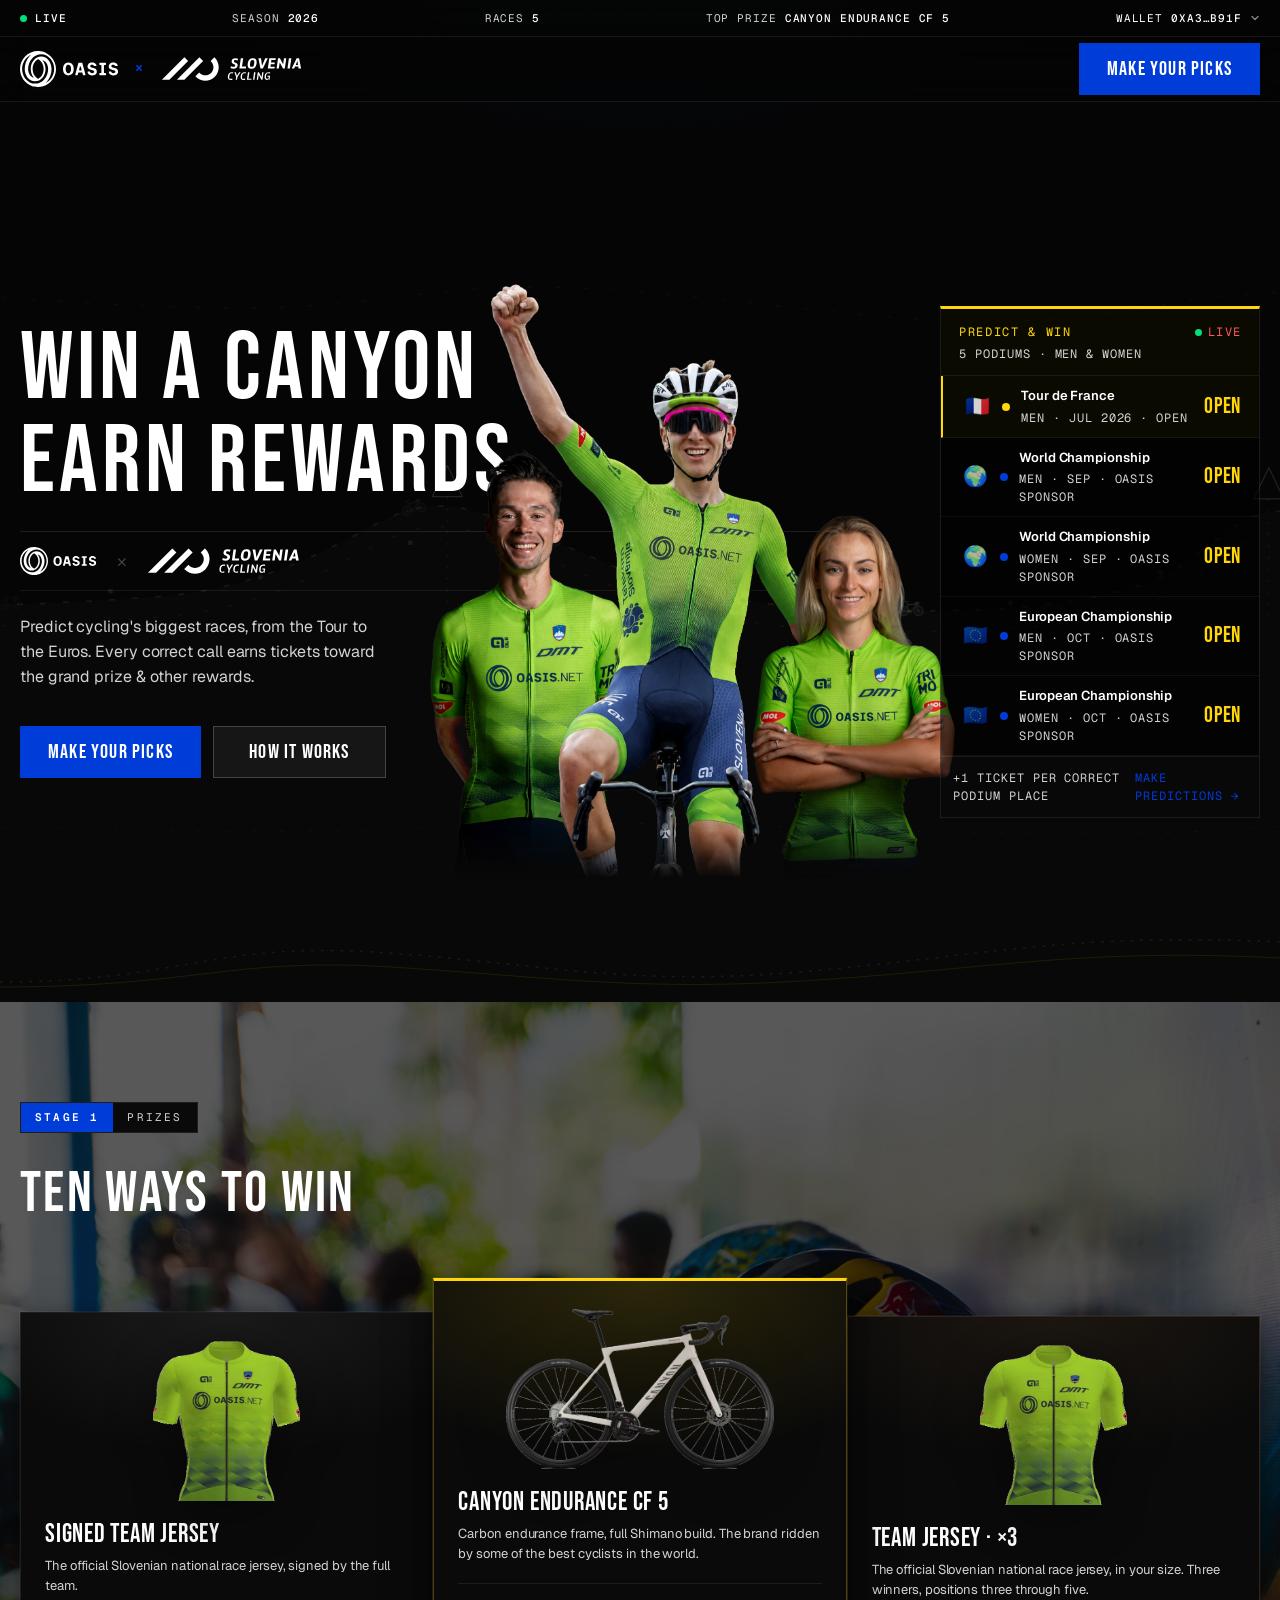
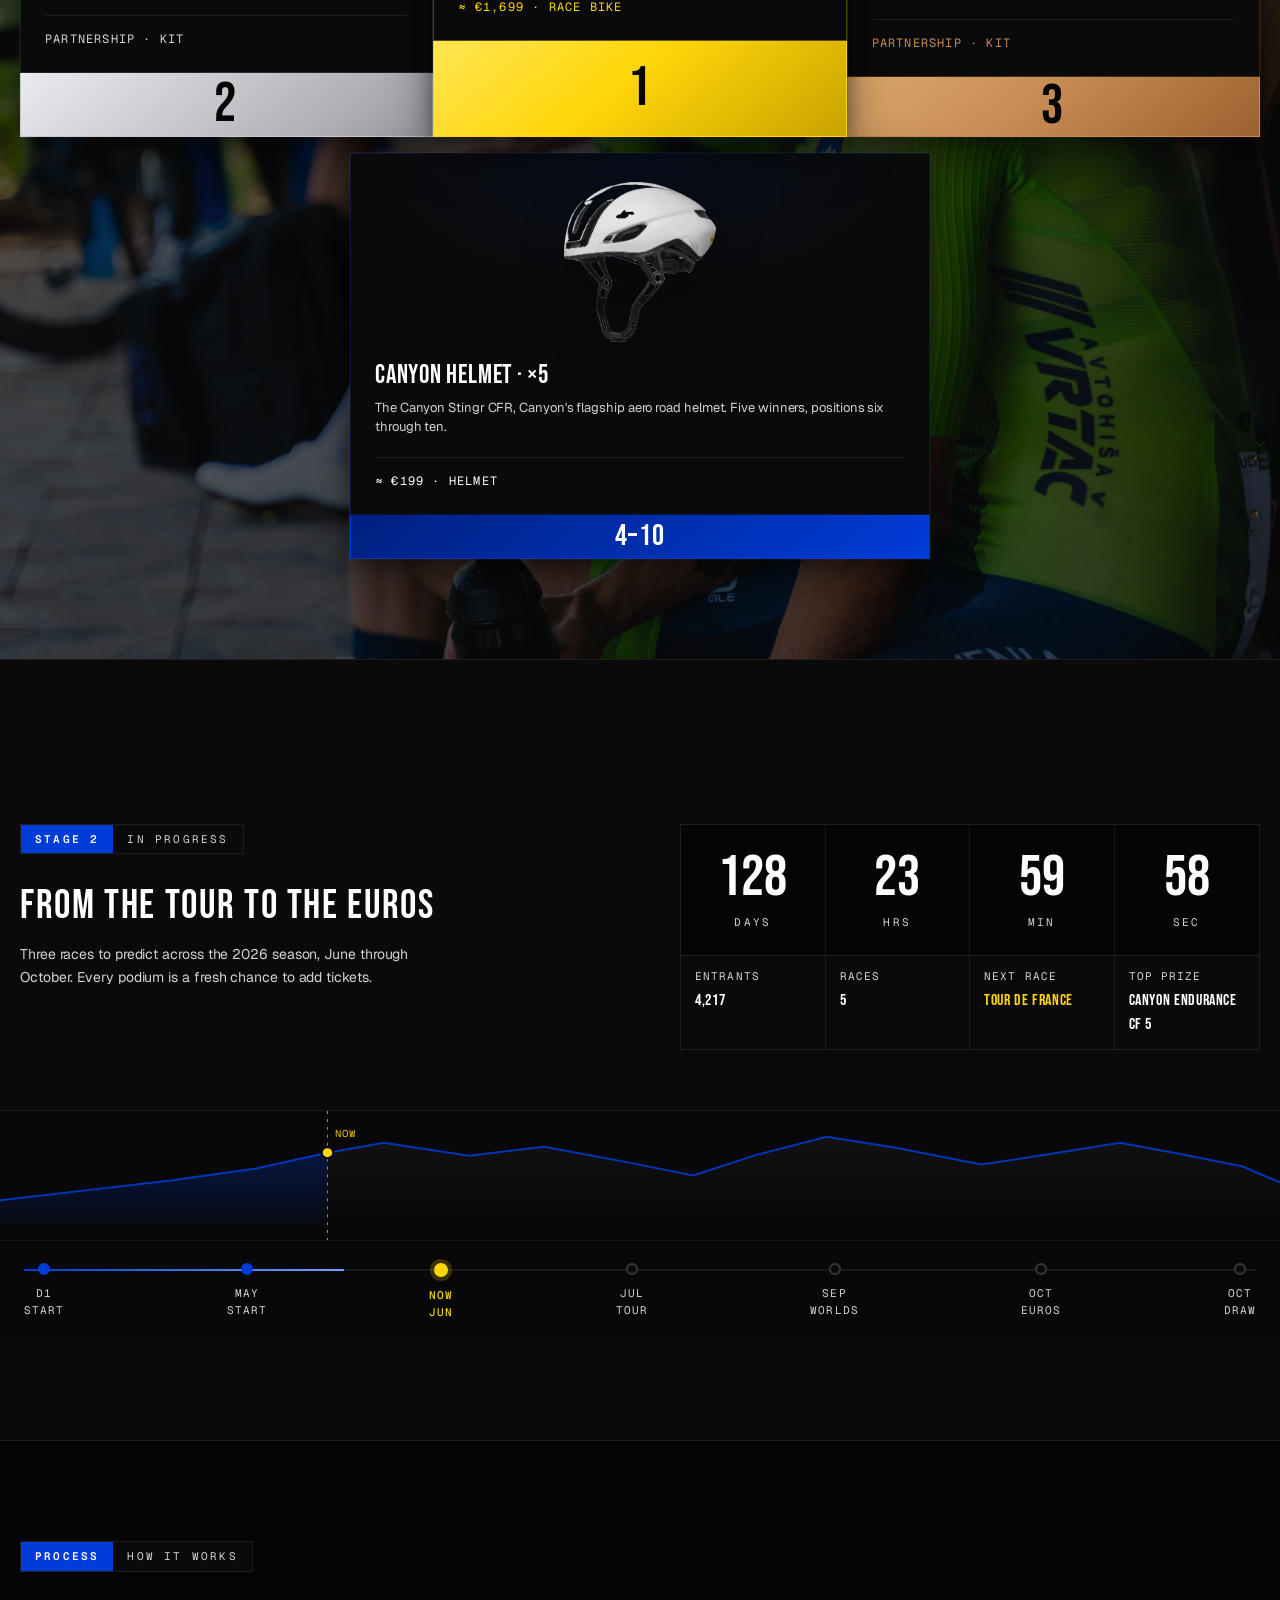
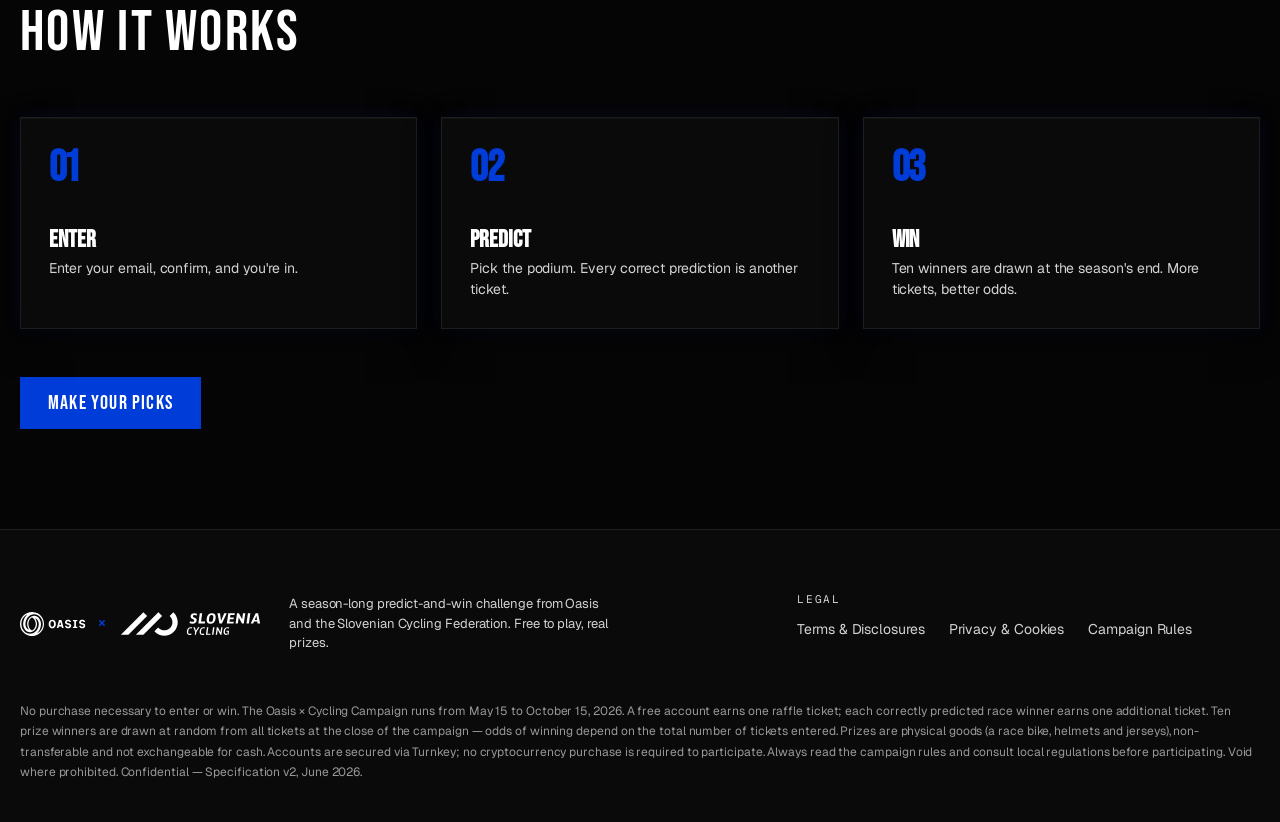
<file: index.html>
<!doctype html>
<html lang="en">
<head>
  <meta charset="utf-8" />
  <meta name="viewport" content="width=device-width, initial-scale=1" />
  <title>Oasis × Cycling Challenge — Predict &amp; Win a Canyon.</title>
  <meta name="description" content="Predict the podium of cycling's biggest races — the Tour, and the men's and women's World and European Championships. Every place you call right is a raffle ticket toward a Canyon and more. Free to enter. Powered by Oasis." />

  <link rel="preconnect" href="https://fonts.googleapis.com" />
  <link rel="preconnect" href="https://fonts.gstatic.com" crossorigin />
  <link href="https://fonts.googleapis.com/css2?family=Bebas+Neue&family=Geist:wght@400;500;600;700&family=Geist+Mono:wght@400;500&display=swap" rel="stylesheet" />
  <style>
/* ============================================================
   OASIS × CYCLING — Design System
   Dark theme, Oasis brand, Grand-Tour cycling cues
   ============================================================ */

:root {
  --bg: #050505;
  --bg-1: #0a0a0a;
  --bg-2: #0f0f0f;
  --bg-3: #141414;
  --line: rgba(255, 255, 255, 0.08);
  --line-strong: rgba(255, 255, 255, 0.16);
  --text: #ffffff;
  /* Brightened for stronger contrast on the dark theme */
  --text-2: rgba(255, 255, 255, 0.82);
  --text-3: rgba(255, 255, 255, 0.82);
  --text-4: rgba(255, 255, 255, 0.58);
  --oasis-blue: #003CD8;
  --oasis-blue-soft: #002DB3;
  --oasis-blue-bg: rgba(0, 60, 216, 0.12);
  --maillot-jaune: #FFD60A;
  --maglia-rosa: #FF2C7A;
  --maillot-vert: #00E07A;
  --polka-dot: #E11D48;
  --vuelta-red: #E10600;
  --bronze: #C68C53;
  --font-display: "Bebas Neue", "Geist", system-ui, sans-serif;
  --font-body: "Geist", system-ui, -apple-system, sans-serif;
  --font-mono: "Geist Mono", "SF Mono", ui-monospace, monospace;
  --r-sm: 8px; --r: 12px; --r-lg: 18px; --r-xl: 24px;
  --container: 1280px;
}

* { box-sizing: border-box; margin: 0; padding: 0; }
html { scroll-behavior: smooth; }
html, body {
  background: var(--bg); color: var(--text);
  font-family: var(--font-body);
  -webkit-font-smoothing: antialiased; -moz-osx-font-smoothing: grayscale;
  line-height: 1.5; letter-spacing: -0.005em;
  overflow-x: clip;
  max-width: 100vw;
}
section[id] { scroll-margin-top: 80px; }
@media (prefers-reduced-motion: reduce) { html { scroll-behavior: auto; } }
body {
  background: radial-gradient(900px 600px at 50% -200px, rgba(0, 60, 216, 0.1), transparent 60%), var(--bg);
}
a { color: inherit; text-decoration: none; }
button { cursor: pointer; font: inherit; color: inherit; background: none; border: none; }
img, svg { display: block; max-width: 100%; }
.container { width: 100%; max-width: var(--container); margin: 0 auto; padding: 0 20px; }
@media (max-width: 720px) { .container { padding: 0 24px; } }
.eyebrow { display: inline-flex; align-items: center; gap: 8px; font-family: var(--font-mono); font-size: 11px; letter-spacing: 0.18em; text-transform: uppercase; color: var(--oasis-blue); }
.eyebrow.muted { color: var(--text-3); }
.eyebrow .dot { width: 6px; height: 6px; border-radius: 50%; background: currentColor; }
h1, h2, h3, h4 { font-family: var(--font-display); font-weight: 400; letter-spacing: 0.04em; line-height: 1.0; text-transform: uppercase; }
h1 { font-size: clamp(36px, 9vw, 96px); }
h2 { font-size: clamp(36px, 4.5vw, 60px); }
h3 { font-size: clamp(24px, 2.4vw, 32px); }
p { color: var(--text-2); }

.race-bar { position: relative; z-index: 50; border-bottom: 1px solid var(--line); background: rgba(5, 5, 5, 0.85); backdrop-filter: blur(14px); font-family: var(--font-mono); font-size: 11px; letter-spacing: 0.08em; text-transform: uppercase; }
.race-bar__inner { display: flex; align-items: center; justify-content: space-between; height: 36px; gap: 24px; white-space: nowrap; overflow-x: auto; -ms-overflow-style: none; scrollbar-width: none; }
.race-bar__inner::-webkit-scrollbar { display: none; }
.race-bar__item { display: flex; align-items: center; gap: 8px; color: var(--text-3); flex-shrink: 0; }
@media (max-width: 1200px) { .race-bar__item--opt { display: none; } }
@media (max-width: 900px) { .race-bar__item--opt2 { display: none; } }
/* At narrow viewports stop forcing space-between so items hug left */
@media (max-width: 720px) {
  .race-bar__inner { justify-content: flex-start; gap: 18px; }
}
.race-bar__item strong { color: var(--text); font-weight: 500; }
.race-bar__wallet { background: none; border: 0; padding: 0; color: inherit; font: inherit; letter-spacing: inherit; text-transform: inherit; cursor: pointer; transition: color 150ms; }
.race-bar__wallet:hover { color: var(--text); }
.race-bar__wallet:hover strong { color: var(--oasis-blue); }
.race-bar__wallet svg { opacity: 0.5; transition: transform 150ms, opacity 150ms; }
.race-bar__wallet:hover svg { opacity: 1; transform: translateY(1px); }
.live-pulse { width: 7px; height: 7px; border-radius: 50%; background: var(--maillot-vert); position: relative; animation: pulse 1.8s ease-in-out infinite; }
@keyframes pulse { 0%, 100% { box-shadow: 0 0 0 0 rgba(0, 224, 122, 0.6); } 50% { box-shadow: 0 0 0 8px rgba(0, 224, 122, 0); } }

.nav { position: sticky; top: 0; z-index: 40; background: rgba(5, 5, 5, 0.78); backdrop-filter: blur(18px); border-bottom: 1px solid var(--line); }
.nav__inner { display: flex; align-items: center; justify-content: space-between; height: 64px; }
.nav__brand { display: flex; align-items: center; gap: 12px; font-family: var(--font-display); font-weight: 400; font-size: 20px; letter-spacing: 0.1em; text-transform: uppercase; }
.nav__brand .x { color: var(--oasis-blue); font-weight: 500; }
.nav__brand .sub { color: var(--text-3); font-weight: 500; letter-spacing: 0.16em; font-size: 11px; text-transform: uppercase; border-left: 1px solid var(--line); padding-left: 12px; white-space: nowrap; }
@media (max-width: 1100px) { .nav__brand .sub { display: none; } }
.nav__links { display: flex; gap: 32px; font-size: 14px; color: var(--text-2); }
.nav__links a:hover { color: var(--text); }
.nav__cta { display: inline-flex; align-items: center; justify-content: center; gap: 10px; height: 52px; padding: 0 28px; border-radius: 0; background: var(--oasis-blue); color: white; font-family: var(--font-display); font-size: 20px; font-weight: 400; line-height: 1; letter-spacing: 0.06em; text-transform: uppercase; white-space: nowrap; transition: background 200ms ease; }
.nav__cta:hover { background: #002DB3; }
@media (max-width: 860px) { .nav__links { display: none; } }
/* Narrow viewports — shrink both nav logos proportionally so the lockup still fits */
@media (max-width: 540px) {
  .nav__brand { gap: 10px; }
  .nav__brand > svg:first-of-type { height: 26px; }    /* Oasis: 36 → 26 */
  .nav__brand > svg:last-of-type  { height: 18px; }    /* KZS:   24 → 18 */
  .nav__cta { padding: 0 16px; font-size: 17px; }
  /* Hero divider lockup shrinks too so it doesn't push out the right edge */
  .hero__copy > div > svg[viewBox="0 0 99 36"]      { height: 22px; }
  .hero__copy > div > svg[viewBox="0 0 21910 3729"] { height: 16px; }
}
@media (max-width: 400px) {
  .nav__brand { gap: 8px; }
  .nav__brand > svg:first-of-type { height: 22px; }    /* Oasis */
  .nav__brand > svg:last-of-type  { height: 14px; }    /* KZS */
  .nav__cta { padding: 0 14px; font-size: 15px; height: 44px; }
  .hero__copy > div > svg[viewBox="0 0 99 36"]      { height: 20px; }
  .hero__copy > div > svg[viewBox="0 0 21910 3729"] { height: 14px; }
}

/* ============================================================
   Hero redesign — photo background + race progress panel
   ============================================================ */

.hero {
  position: relative;
  min-height: 100vh;
  display: flex;
  align-items: center;
  overflow: hidden;
  padding: 0;
}

/* Full-bleed background — crossfading slides */



.hero__inner {
  position: relative;
  width: 100%;
  padding: 100px 0 80px;
}

.hero__grid {
  position: relative;
  display: grid;
  grid-template-columns: 1fr 320px;
  gap: 72px;
  align-items: start;
}

@media (max-width: 1100px) {
  .hero__grid {
    grid-template-columns: repeat(2, 1fr);
    gap: 0;
  }

  .hero__copy {
    grid-column: 1;
  }

  .hero__rider {
    grid-column: 2;
    align-self: end;
  }

  .hero__gc-panel {
    grid-column: 1 / -1;
  }
}

@media (max-width: 767px) {
  .hero__grid {
    grid-template-columns: 1fr;
  }

  .hero__copy,
  .hero__rider,
  .hero__gc-panel {
    grid-column: auto;
  }
}

.hero__copy h1 { margin: 18px 0 20px; }
.hero__copy h1 .accent {
  display: block;
  color: #fff;
  line-height: 0.95;
}
.hero__copy h1 .rose {
  display: inline-block;
  background: linear-gradient(96deg, var(--oasis-blue) 0%, #B47FFF 100%);
  -webkit-background-clip: text;
  background-clip: text;
  color: transparent;
}
.hero__lede { font-size: 16px; max-width: 370px; margin-bottom: 36px; line-height: 1.55; position: relative; z-index: 20; }
.hero__ctas { display: flex; gap: 12px; flex-wrap: wrap; margin-bottom: 28px; position: relative; z-index: 20; }
.btn { display: inline-flex; align-items: center; justify-content: center; gap: 10px; height: 52px; padding: 0 28px; border-radius: 0; font-family: var(--font-display); font-size: 20px; font-weight: 400; line-height: 1; letter-spacing: 0.06em; text-transform: uppercase; transition: transform 120ms ease, background 200ms ease; white-space: nowrap; }
.btn:hover { transform: translateY(-2px); }
.btn--primary { background: var(--oasis-blue); color: white; }
.btn--primary:hover { background: #002DB3; }
.btn--ghost { background: rgba(255, 255, 255, 0.06); color: white; border: 1px solid rgba(255,255,255,0.2); }
.btn--ghost:hover { background: rgba(255, 255, 255, 0.1); }
.btn--blue { background: var(--oasis-blue); color: white; }
.btn--blue:hover { background: #002DB3; }
.hero__chips { display: flex; gap: 8px; flex-wrap: wrap; font-family: var(--font-mono); font-size: 11px; letter-spacing: 0.12em; text-transform: uppercase; color: var(--text-3); }
.hero__chips span { border: 1px solid var(--line); padding: 5px 12px; border-radius: 0; background: rgba(255,255,255,0.03); }

/* ============================================================
   Race Progress Panel (hero right side)
   ============================================================ */

/* ============================================================
   GC Classification Panel — hero right side
   Live race leaderboard aesthetic (letour.fr / giro.it style)
   ============================================================ */

.race-progress-panel {
  background: rgba(5, 5, 5, 0.5);
  backdrop-filter: blur(1px);
  border: 1px solid rgba(255,255,255,0.12);
  border-top: 3px solid var(--oasis-blue);
  overflow: hidden;
  position: relative;
}

/* ── GC Panel header ── */
.gcp__header {
  display: flex;
  align-items: center;
  justify-content: space-between;
  padding: 12px 18px;
  background: rgba(0, 60, 216,0.08);
  border-bottom: 1px solid rgba(255,255,255,0.08);
}

.gcp__brand {
  font-family: var(--font-mono);
  font-size: 11px;
  letter-spacing: 0.2em;
  text-transform: uppercase;
  color: var(--text-3);
}

.gcp__live {
  display: inline-flex;
  align-items: center;
  gap: 6px;
  font-family: var(--font-mono);
  font-size: 11px;
  letter-spacing: 0.16em;
  text-transform: uppercase;
  color: #ff5959;
}

/* ── Stage sub-header ── */
.gcp__subhead {
  display: flex;
  align-items: baseline;
  justify-content: space-between;
  padding: 10px 18px 10px;
  border-bottom: 1px solid rgba(255,255,255,0.06);
}

.gcp__title {
  font-family: var(--font-display);
  font-size: 18px;
  letter-spacing: 0.08em;
  color: var(--text);
}

.gcp__stage-meta {
  font-family: var(--font-mono);
  font-size: 11px;
  letter-spacing: 0.14em;
  text-transform: uppercase;
  color: var(--text-3);
}

/* ── Rider rows ── */
.gcp__rider {
  display: grid;
  grid-template-columns: 32px 34px 1fr auto;
  align-items: center;
  gap: 0 10px;
  padding: 10px 18px;
  border-bottom: 1px solid rgba(255,255,255,0.05);
  transition: background 150ms ease;
}
.gcp__rider:hover { background: rgba(255,255,255,0.03); }

.gcp__rider--leader {
  background: rgba(255,214,10,0.04);
  border-bottom-color: rgba(255,214,10,0.1);
}

.gcp__rider--you {
  background: rgba(0, 60, 216,0.07);
  border-left: 2px solid var(--oasis-blue);
  border-bottom-color: rgba(0, 60, 216,0.15);
}

.gcp__rider--gap {
  border-top: 1px dashed rgba(255,255,255,0.1);
  margin-top: 2px;
}

.gcp__pos {
  font-family: var(--font-display);
  font-size: 20px;
  letter-spacing: 0.04em;
  color: var(--text-3);
  font-variant-numeric: tabular-nums;
  text-align: right;
}

.gcp__pos--leader { color: var(--maillot-jaune); }
.gcp__pos--you    { color: var(--oasis-blue); }

/* Jersey SVG icon */
.jersey-icon {
  width: 28px;
  height: 28px;
  flex-shrink: 0;
}

.gcp__info { min-width: 0; }

.gcp__name {
  font-size: 13px;
  font-weight: 600;
  color: var(--text);
  white-space: nowrap;
  overflow: hidden;
  text-overflow: ellipsis;
}

.gcp__meta {
  font-family: var(--font-mono);
  font-size: 11px;
  letter-spacing: 0.1em;
  text-transform: uppercase;
  color: var(--text-3);
  margin-top: 2px;
}

.gcp__pts {
  font-family: var(--font-display);
  font-size: 20px;
  letter-spacing: 0.04em;
  color: var(--text);
  font-variant-numeric: tabular-nums;
  white-space: nowrap;
  text-align: right;
}

.gcp__pts--leader { color: var(--maillot-jaune); }
.gcp__pts--you    { color: var(--oasis-blue); }

/* ── Progress bar at bottom ── */
.gcp__footer {
  padding: 12px 18px;
  background: rgba(255,255,255,0.02);
}

.gcp__footer-top {
  display: flex;
  justify-content: space-between;
  font-family: var(--font-mono);
  font-size: 11px;
  letter-spacing: 0.14em;
  text-transform: uppercase;
  color: var(--text-3);
  margin-bottom: 6px;
}

.gcp__progress-track {
  height: 3px;
  background: rgba(255,255,255,0.08);
  position: relative;
}

.gcp__progress-fill {
  position: absolute;
  left: 0; top: 0; bottom: 0;
  width: 25%;
  background: linear-gradient(90deg, var(--oasis-blue), #6fa3ff);
}

.gcp__footer-sub {
  margin-top: 8px;
  font-family: var(--font-mono);
  font-size: 11px;
  letter-spacing: 0.1em;
  color: var(--text-3);
  text-align: center;
}

/* Old race-dash kept for compat - hidden now */
.race-dash { display: none; }
.countdown { display: grid; grid-template-columns: repeat(4, 1fr); gap: 10px; margin-bottom: 24px; }
.countdown__cell { background: var(--bg-2); border: 1px solid var(--line); border-radius: 0; padding: 16px 6px; text-align: center; }
.countdown__cell .num { font-family: var(--font-display); font-size: clamp(24px, 2.4vw, 32px); font-variant-numeric: tabular-nums; line-height: 1; }
.countdown__cell .lbl { display: block; margin-top: 6px; font-family: var(--font-mono); font-size: 11px; letter-spacing: 0.14em; text-transform: uppercase; color: var(--text-3); }
.dash-row { display: flex; justify-content: space-between; align-items: center; padding: 14px 0; border-top: 1px solid var(--line); font-size: 13px; }
.dash-row .lbl { color: var(--text-3); font-family: var(--font-mono); font-size: 11px; letter-spacing: 0.1em; text-transform: uppercase; }
.dash-row .val { color: var(--text); font-weight: 500; font-variant-numeric: tabular-nums; }
.progress { margin-top: 4px; height: 6px; background: var(--bg-3); border-radius: 0; overflow: hidden; }
.progress__bar { height: 100%; background: linear-gradient(90deg, var(--oasis-blue) 0%, #B47FFF 100%); border-radius: 0; width: 25%; }

section { padding: 100px 0; position: relative; }
.section__head { margin-bottom: 56px; }
.section__head h2 { margin-top: 14px; max-width: 720px; }
.section__head p.lead { margin-top: 18px; font-size: 15px; max-width: 600px; line-height: 1.6; }
.stage-tag { display: inline-flex; align-items: stretch; font-family: var(--font-mono); font-size: 11px; letter-spacing: 0.2em; text-transform: uppercase; border: 1px solid var(--line); border-radius: 0; overflow: hidden; background: var(--bg-1); margin-bottom: 18px; }
.stage-tag b { background: var(--oasis-blue); color: white; padding: 6px 14px; font-weight: 600; }
.stage-tag span { padding: 6px 14px; color: var(--text-2); }

/* ============================================================
   Prize Podium — visual race podium layout
   ============================================================ */

/* Top-3 podium wrapper */
.podium-top3 {
  display: grid;
  grid-template-columns: 1fr 1fr 1fr;
  gap: 0;
  align-items: end;
  margin-bottom: 16px;
}

@media (max-width: 760px) {
  .podium-top3 { grid-template-columns: 1fr; align-items: stretch; margin-bottom: 0; }
  /* When the podium stacks vertically, restore natural 1-2-3 order
     (default source order is 2-1-3 to render the real podium shape on desktop) */
  .podium-col--gold   { order: 1; }
  .podium-col--silver { order: 2; }
  .podium-col--bronze { order: 3; }

  .prize-rest{
    max-width: 100%!important;
    margin-top: 0!important;
  }
}

/* Each podium column = card + step block below */
.podium-col {
  position: relative;
  z-index: 1;
  display: flex;
  flex-direction: column;
  transition: all 260ms ease;
  cursor: default;
  box-shadow:
    0 18px 45px rgba(0, 0, 0, 0.45),
    0 6px 18px rgba(0, 0, 0, 0.35),
    0 0 0 1px rgba(255, 255, 255, 0.06);
}
.podium-col:hover { transform: translateY(-8px); z-index: 5;
    box-shadow:
    0 32px 70px rgba(0, 0, 0, 0.65),
    0 0 35px rgba(255, 219, 0, 0.16),
    0 0 0 1px rgba(255, 255, 255, 0.1);

}
.podium-col .prize__emoji img.prize__img { transition: all 260ms ease; }
.podium-col:hover .prize__emoji img.prize__img { transform: scale(1.05); }

/* The prize card itself */
.prize {
  position: relative;
  padding: 28px 24px 24px;
  display: flex;
  flex-direction: column;
  overflow: hidden;
  border: 1px solid var(--line);
  background: var(--bg-1);
  transition: transform 200ms ease, border-color 200ms ease;
  border-radius: 0;
}
.prize:hover { border-color: var(--line-strong); }

/* Podium step block below the card */
.podium-step {
  display: flex;
  align-items: center;
  justify-content: center;
  font-family: var(--font-display);
  font-size: 56px;
  letter-spacing: 0.05em;
  border: 1px solid var(--line);
  border-top: none;
}

/* Height of the actual podium steps — 1st tallest.
   Solid fill with number "subtracted" (dark text = letterform cutout). */
.podium-col--gold   .podium-step { height: 96px; background: linear-gradient(140deg, #ffe552 0%, var(--maillot-jaune) 45%, #c8a300 100%); color: #050505; border-color: var(--maillot-jaune); }
.podium-col--silver .podium-step { height: 64px; background: linear-gradient(140deg, #ebebef 0%, #c8c8cc 45%, #9a9aa0 100%); color: #050505; border-color: #c8c8cc; }
.podium-col--bronze .podium-step { height: 60px; background: linear-gradient(140deg, #dba86c 0%, var(--bronze) 45%, #9a6230 100%); color: #050505; border-color: var(--bronze); }

/* 1st place card — accent top border */
.podium-col--gold{
  z-index: 6;
}

.podium-col--gold .prize {
  background: radial-gradient(600px 320px at 50% 0%, rgba(255, 214, 10, 0.14), transparent 55%), var(--bg-1);
  border-color: rgba(255, 214, 10, 0.28);
  border-top: 3px solid var(--maillot-jaune);
}

.podium-col--silver .prize {
  background: radial-gradient(500px 260px at 50% 0%, rgba(255,255,255,0.07), transparent 55%), var(--bg-1);
}

.podium-col--bronze .prize {
  background: radial-gradient(500px 260px at 50% 0%, rgba(198,140,83,0.1), transparent 55%), var(--bg-1);
  border-color: rgba(198, 140, 83, 0.2);
}

/* Prize card internals */
.prize__emoji {
  display: flex;
  align-items: center;
  justify-content: center;
  height: 160px;
  margin-bottom: 20px;
}
.prize__emoji img.prize__img {
  max-width: 100%;
  max-height: 100%;
  height: auto;
  width: auto;
  object-fit: contain;
  filter: drop-shadow(0 8px 24px rgba(0, 0, 0, 0.4));
}

.prize__name {
  font-family: var(--font-display);
  font-size: 26px;
  letter-spacing: 0.03em;
  line-height: 1.05;
  text-transform: uppercase;
}

.prize__desc {
  color: var(--text-3);
  font-size: 13px;
  margin-top: 8px;
  line-height: 1.5;
  flex: 1;
}

.prize__value {
  margin-top: 20px;
  font-family: var(--font-mono);
  font-size: 12px;
  letter-spacing: 0.1em;
  text-transform: uppercase;
  padding-top: 14px;
  border-top: 1px solid var(--line);
}

.podium-col--gold   .prize__rank  { color: var(--maillot-jaune); }
.podium-col--gold   .prize__value { color: var(--maillot-jaune); }
.podium-col--silver .prize__rank  { color: #d4d4d8; }
.podium-col--silver .prize__value { color: #d4d4d8; }
.podium-col--bronze .prize__rank  { color: var(--bronze); }
.podium-col--bronze .prize__value { color: var(--bronze); }

/* ROSE tier — positions 4, 5, 6-10. Same card structure as podium, shorter step. */
.podium-col--rose .prize {
  background: radial-gradient(500px 260px at 50% 0%, rgba(5, 0, 226, 0.14), transparent 55%), var(--bg-1);
  border-color: rgba(5, 0, 226, 0.32);
}
.podium-col--rose .podium-step {
  height: 44px;
  font-size: 30px;
  background: linear-gradient(140deg, #002DB3 0%, #0500E2 100%);
  color: white;
  border-color: rgba(5, 0, 226, 0.55);
}
.podium-col--rose .prize__value { color: var(--oasis-blue); }

/* ROSE tier — token icon sits inline next to the amount */
.podium-col--rose .prize__name {
  display: flex;
  align-items: center;
  gap: 12px;
}
.prize__name-icon {
  width: 32px;
  height: 32px;
  flex-shrink: 0;
  display: block;
}

/* Positions 4-10 row */
.prize-rest {
  display: grid;
  grid-template-columns: 1fr;
  gap: 0;
  align-items: end;
  margin-top: 16px;
  max-width: 580px;
  margin-left: auto;
  margin-right: auto;
}

/* Rest-tier podium steps: blue brand gradient (positions 4-10) */
.prize-rest .podium-step {
  height: 44px;
  font-size: 30px;
  background: linear-gradient(140deg, #002080 0%, var(--oasis-blue) 100%);
  color: white;
  border-color: rgba(0, 60, 216, 0.55);
}
.prize-rest .prize {
  background: radial-gradient(500px 260px at 50% 0%, rgba(0, 60, 216, 0.10), transparent 55%), var(--bg-1);
  border-color: rgba(0, 60, 216, 0.22);
}

/* kept for compat */
.prize--gold {}
.prize--silver {}
.prize--bronze {}
.prize--rose {}
.prize__art { display: none; }
.prize__head { display: none; }
.prize__medal { display: none; }

.challenges { display: grid; grid-template-columns: repeat(4, 1fr); gap: 24px; }
@media (max-width: 980px) { .challenges { grid-template-columns: repeat(2, 1fr); } }
@media (max-width: 600px) { .challenges { grid-template-columns: 1fr; } }
.challenge { border-radius: 0; padding: 24px; background: var(--bg-1); border: 1px solid var(--line); position: relative; overflow: hidden; display: flex; flex-direction: column; min-height: 360px; transition: transform 200ms ease; }
.challenge:hover { transform: translateY(-3px); border-color: var(--line-strong); }
.challenge__num { font-family: var(--font-mono); font-size: 12px; letter-spacing: 0.14em; text-transform: uppercase; color: var(--text-3); }
.challenge__title { font-family: var(--font-display); font-size: 22px; font-weight: 600; letter-spacing: 0.04em; margin: 8px 0 12px; line-height: 1.1; }
.challenge__desc { color: var(--text-2); font-size: 14px; flex: 1; }
.challenge__meta { margin-top: 20px; padding-top: 16px; border-top: 1px solid var(--line); display: flex; justify-content: space-between; gap: 12px; font-family: var(--font-mono); font-size: 12px; letter-spacing: 0.08em; text-transform: uppercase; color: var(--text-3); }
.challenge__meta > span { white-space: nowrap; overflow: hidden; text-overflow: ellipsis; }
.challenge__meta b { color: var(--text); font-weight: 500; }
.challenge__art { height: 250px; margin: -8px -8px 16px; border-radius: 0; background: rgba(0,0,0,0.22); border: none; border-bottom: 1px solid rgba(255,255,255,0.06); display: flex; align-items: center; justify-content: center; gap: 14px; padding: 10px 16px; position: relative; overflow: hidden; }
.phone-frame { width: 90px; height: 140px; border-radius: 0; border: 2px solid rgba(255,255,255,0.18); background: #030308; position: relative; overflow: hidden; flex-shrink: 0; box-shadow: 0 6px 18px rgba(0,0,0,0.7), inset 0 0 0 1px rgba(255,255,255,0.03); }
.phone-frame::before { content: ""; position: absolute; top: 6px; left: 50%; transform: translateX(-50%); width: 13px; height: 2px; background: rgba(255,255,255,0.15); border-radius: 0; z-index: 2; }
.phone-frame__screen { position: absolute; inset: 24px 5px 8px; border-radius: 0; overflow: hidden; }
.challenge--sprint .challenge__art  { background: linear-gradient(120deg, rgba(0, 60, 216,0.12), rgba(0, 60, 216,0.02)); border-color: rgba(0, 60, 216,0.16); }
.challenge--pace .challenge__art    { background: linear-gradient(120deg, rgba(0, 60, 216,0.16), rgba(0, 60, 216,0.02)); border-color: rgba(0, 60, 216,0.2); }
.challenge--pick .challenge__art    { background: linear-gradient(120deg, rgba(0, 60, 216,0.20), rgba(0, 60, 216,0.02)); border-color: rgba(0, 60, 216,0.24); }
.challenge--privana .challenge__art { background: linear-gradient(120deg, rgba(0, 60, 216,0.28), rgba(0, 60, 216,0.04)); border-color: rgba(0, 60, 216,0.32); }
.challenge__final { background: radial-gradient(400px 220px at 80% 0%, rgba(0, 60, 216, 0.16), transparent 60%), var(--bg-1); border-color: rgba(0, 60, 216, 0.18); }

.classification { border: 1px solid var(--line); border-radius: 0; overflow: hidden; background: rgba(0,0,0,0.6); }
.classification__head, .classification__row { display: grid; grid-template-columns: 70px 1fr 100px 130px 140px; padding: 16px 24px; align-items: center; font-size: 14px; border-bottom: 1px solid var(--line); }
.classification__head { background: var(--bg-2); font-family: var(--font-mono); font-size: 11px; letter-spacing: 0.14em; text-transform: uppercase; color: var(--text-3); }
.classification__row:last-child { border-bottom: 0; }
.classification__row.you { background: rgba(0, 60, 216, 0.06); position: relative; }
.classification__row.you::before { content: ""; position: absolute; left: 0; top: 0; bottom: 0; width: 3px; background: var(--oasis-blue); }
.cls__pos { font-family: var(--font-display); font-size: 20px; letter-spacing: 0.03em; font-variant-numeric: tabular-nums; display: flex; align-items: center; gap: 8px; line-height: 1; }
.cls__name, .cls__country, .cls__prize { white-space: nowrap; overflow: hidden; text-overflow: ellipsis; }
.cls__pos.gold { color: var(--maillot-jaune); }
.cls__pos.silver { color: #e4e4e7; }
.cls__pos.bronze { color: var(--bronze); }
.cls__rider { display: flex; align-items: center; gap: 12px; }
.cls__avatar { width: 36px; height: 36px; border-radius: 50%; background: var(--bg-3); display: grid; place-items: center; font-size: 14px; font-weight: 600; color: var(--text-2); border: 1px solid var(--line); flex-shrink: 0; }
.cls__name { font-weight: 600; font-size: 15px; letter-spacing: -0.01em; }
.cls__country { font-family: var(--font-mono); font-size: 12px; color: var(--text-3); letter-spacing: 0.08em; text-transform: uppercase; }
.cls__games { display: flex; gap: 4px; }
.cls__dot { width: 10px; height: 10px; border-radius: 0; background: var(--bg-3); }
.cls__dot.done { background: var(--oasis-blue); }
.cls__dot.miss { background: var(--bg-3); border: 1px solid var(--line-strong); }
.cls__points { font-family: var(--font-display); font-size: 22px; letter-spacing: 0.03em; font-variant-numeric: tabular-nums; line-height: 1; }
.cls__prize { text-align: right; font-family: var(--font-mono); font-size: 12px; letter-spacing: 0.04em; color: var(--text-2); }
@media (max-width: 760px) { .classification__head, .classification__row { grid-template-columns: 50px 1fr 90px; } .cls__games, .cls__prize { display: none; } }

.tiers { display: grid; grid-template-columns: repeat(3, 1fr); gap: 24px; }
@media (max-width: 860px) { .tiers { grid-template-columns: 1fr; } }
.tier { border: 1px solid var(--line); border-radius: 0; padding: 28px; background: var(--bg-1); position: relative; overflow: hidden; }
.tier__num { font-family: var(--font-mono); font-size: 11px; letter-spacing: 0.18em; text-transform: uppercase; color: var(--text-3); }
.tier__deposit { font-family: var(--font-display); font-size: clamp(36px, 4vw, 48px); font-weight: 600; letter-spacing: -0.03em; margin: 12px 0 4px; line-height: 1; }
.tier__deposit .currency { color: var(--text-3); font-size: 22px; vertical-align: top; margin-right: 4px; }
.tier__sub { color: var(--text-3); font-family: var(--font-mono); font-size: 11px; letter-spacing: 0.12em; text-transform: uppercase; }
.tier__rewards { margin-top: 22px; padding: 18px; border-radius: 0; background: var(--bg-2); border: 1px solid var(--line); }
.tier__reward-row { display: flex; justify-content: space-between; align-items: baseline; padding: 8px 0; }
.tier__reward-row + .tier__reward-row { border-top: 1px dashed var(--line); }
.tier__reward-row .k { color: var(--text-3); font-size: 13px; }
.tier__reward-row .v { font-weight: 500; font-variant-numeric: tabular-nums; }
.tier__total { display: flex; justify-content: space-between; align-items: baseline; margin-top: 18px; padding-top: 18px; border-top: 1px solid var(--line); }
.tier__total .k { font-family: var(--font-mono); font-size: 11px; letter-spacing: 0.12em; text-transform: uppercase; color: var(--text-3); }
.tier__total .v { font-family: var(--font-display); font-size: 20px; font-weight: 600; color: var(--oasis-blue); white-space: nowrap; }
.tier__points { margin-top: 14px; padding: 10px 14px; border-radius: 0; background: rgba(0, 224, 122, 0.08); border: 1px solid rgba(0, 224, 122, 0.18); color: var(--maillot-vert); font-family: var(--font-mono); font-size: 11px; letter-spacing: 0.08em; text-transform: uppercase; }
.tier--max { background: radial-gradient(500px 280px at 100% 0%, rgba(0, 60, 216, 0.16), transparent 65%), var(--bg-1); border-color: rgba(0, 60, 216, 0.22); }
.tier--max::after { content: "MAX"; position: absolute; top: 24px; right: 24px; font-family: var(--font-mono); font-size: 11px; letter-spacing: 0.2em; padding: 3px 8px; background: var(--oasis-blue); color: white; border-radius: 0; }

.steps { display: grid; grid-template-columns: repeat(3, 1fr); gap: 24px; position: relative; }
@media (max-width: 860px) { .steps { grid-template-columns: 1fr; } }
.step { border: 1px solid var(--line); border-radius: 0; padding: 28px; background: var(--bg-1); position: relative; min-height: 200px; display: flex; flex-direction: column; box-shadow:
    0 14px 35px rgba(0, 0, 0, 0.35),
    0 0 18px rgba(0, 45, 179, 0.12),
    inset 0 1px 0 rgba(255, 255, 255, 0.035); }
.step__num { font-family: var(--font-display); font-size: 44px; font-weight: 600; letter-spacing: -0.04em; color: var(--oasis-blue); line-height: 1; }
.step__title { margin-top: 32px; font-family: var(--font-display); font-size: 24px; font-weight: 600; }
.step__desc { margin-top: 0; font-size: 14px; color: var(--text-2); }

.stage-map { border: 1px solid var(--line); border-radius: 0; background: var(--bg-1); padding: 32px; position: relative; overflow: hidden; }
.stage-map__title { display: flex; align-items: baseline; justify-content: space-between; margin-bottom: 32px; }
.stage-map__title h3 { font-size: 24px; }
.stage-map__title .meta { font-family: var(--font-mono); font-size: 11px; letter-spacing: 0.14em; text-transform: uppercase; color: var(--text-3); }
.stage-map__track { position: relative; margin: 28px 0 20px; padding: 0 24px; }
.stage-map__line { position: absolute; left: 24px; right: 24px; top: 50%; height: 2px; background: var(--line); }
.stage-map__progress { position: absolute; left: 24px; top: 50%; height: 2px; width: 25%; background: linear-gradient(90deg, var(--oasis-blue), #B47FFF); }
.stage-map__points { display: flex; justify-content: space-between; position: relative; }
.stage-map__pt { display: flex; flex-direction: column; align-items: center; gap: 10px; position: relative; z-index: 2; }
.stage-map__dot { width: 14px; height: 14px; border-radius: 50%; background: var(--bg); border: 2px solid var(--line-strong); }
.stage-map__pt.done .stage-map__dot { background: var(--oasis-blue); border-color: var(--oasis-blue); }
.stage-map__pt.now .stage-map__dot { background: var(--maillot-jaune); border-color: var(--maillot-jaune); box-shadow: 0 0 0 4px rgba(255, 214, 10, 0.18); }
.stage-map__lbl { font-family: var(--font-mono); font-size: 11px; letter-spacing: 0.14em; text-transform: uppercase; color: var(--text-3); text-align: center; white-space: nowrap; }
.stage-map__pt.now .stage-map__lbl, .stage-map__pt.done .stage-map__lbl { color: var(--text); }
.stage-map__profile { margin-top: 36px; height: 80px; position: relative; }

.scoreboard { display: grid; grid-template-columns: repeat(4, 1fr); gap: 16px; }
@media (max-width: 980px) { .scoreboard { grid-template-columns: repeat(2, 1fr); } }
.stat { border: 1px solid var(--line); border-top: 2px solid var(--oasis-blue); border-radius: 0; padding: 28px 24px 20px; background: var(--bg-1); position: relative; overflow: hidden; }
.stat__k { font-family: var(--font-mono); font-size: 11px; letter-spacing: 0.22em; text-transform: uppercase; color: var(--text-3); }
.stat__v { margin-top: 4px; font-family: var(--font-display); font-size: clamp(54px, 5.8vw, 76px); font-weight: 400; letter-spacing: 0.02em; font-variant-numeric: tabular-nums; line-height: 0.92; }
.stat__v .unit { color: var(--text-3); font-size: 16px; margin-left: 4px; }
.stat__d { margin-top: 8px; font-size: 13px; color: var(--text-2); }

.faq { display: grid; gap: 0; border-top: 1px solid var(--line); }
.faq__item { border-bottom: 1px solid var(--line); padding: 24px 0; }
.faq__q { display: flex; align-items: center; justify-content: space-between; font-family: var(--font-body); font-size: 16px; font-weight: 500; gap: 24px; line-height: 1.4; letter-spacing: -0.01em; }
.faq__q > span:last-child { white-space: nowrap; flex-shrink: 0; }
.faq__a { margin-top: 12px; max-width: 720px; font-size: 14px; color: var(--text-2); }

.foot { border-top: 1px solid var(--line); padding: 64px 0 40px; background: var(--bg-1); }
.foot__grid { display: flex; justify-content: space-between; align-items: flex-start; flex-wrap: wrap; gap: 48px; margin-bottom: 48px; }
.foot__col { display: flex; flex-wrap: wrap; align-items: baseline; gap: 8px 24px; }
.foot__col h4 { flex-basis: 100%; font-family: var(--font-mono); font-size: 11px; letter-spacing: 0.16em; text-transform: uppercase; color: var(--text-3); margin-bottom: 6px; }
.foot__col a { color: var(--text-2); font-size: 14px; white-space: nowrap; }
.foot__col a:hover { color: var(--text); }
.foot__brand { flex-direction: row; align-items: center; gap: 28px; }
.foot__brand p { font-size: 13px; color: var(--text-3); max-width: 320px; }
.foot__chips { display: flex; gap: 20px; flex-wrap: wrap; font-family: var(--font-mono); font-size: 11px; letter-spacing: 0.12em; text-transform: uppercase; color: var(--text-3); padding: 24px 0; border-top: 1px solid var(--line); border-bottom: 1px solid var(--line); }
.foot__legal { margin-top: 28px; font-size: 12px; color: var(--text-4); line-height: 1.7; }

/* ============================================================
   ============================================================ */

/* Speed bar racing decoration */
.race-speed-bar {
  height: 3px;
  background: linear-gradient(90deg, var(--oasis-blue) 0%, #6fa3ff 50%, var(--oasis-blue) 100%);
  position: relative;
  overflow: hidden;
}

.race-speed-bar::after {
  content: "";
  position: absolute;
  inset: 0;
  background: linear-gradient(90deg, transparent 0%, rgba(255,255,255,0.4) 50%, transparent 100%);
  animation: speedshine 2.4s linear infinite;
}

@keyframes speedshine {
  from { transform: translateX(-100%); }
  to   { transform: translateX(100%); }
}

.race-decor { position: absolute; pointer-events: none; opacity: 0.5; }
.pills { display: inline-flex; background: var(--bg-2); border: 1px solid var(--line); padding: 4px; border-radius: 0; margin-bottom: 28px; }
.pills button { padding: 8px 16px; font-family: var(--font-mono); font-size: 11px; letter-spacing: 0.12em; text-transform: uppercase; color: var(--text-3); border-radius: 0; }
.pills button.active { background: white; color: black; }

.hide-md { display: block; }
@media (max-width: 760px) { .hide-md { display: none; } }
.text-mono { font-family: var(--font-mono); }
.text-blue { color: var(--oasis-blue); }
.text-yellow { color: var(--maillot-jaune); }
.text-rose { color: var(--maglia-rosa); }
.text-2 { color: var(--text-2); }
.text-3 { color: var(--text-3); }
.mt-4 { margin-top: 16px; } .mt-6 { margin-top: 24px; } .mt-8 { margin-top: 32px; } .mb-4 { margin-bottom: 16px; }
.hr { border: none; height: 1px; background: var(--line); margin: 80px 0; }
.bib { display: inline-flex; align-items: center; justify-content: center; width: 36px; height: 36px; background: white; color: black; font-family: var(--font-mono); font-weight: 700; font-size: 14px; letter-spacing: -0.04em; border-radius: 0; border: 1px solid var(--line-strong); }

.user-chip { display: inline-flex; align-items: center; gap: 12px; padding: 8px 16px 8px 8px; border-radius: 0; border: 1px solid var(--line); background: var(--bg-1); font-size: 13px; }
.user-chip__avatar { width: 30px; height: 30px; background: linear-gradient(135deg, var(--oasis-blue), #B47FFF); border-radius: 50%; }
.user-chip .rank { color: var(--text-3); font-family: var(--font-mono); font-size: 11px; }

/* ============================================================
   Editorial Hero Panel — right side
   ============================================================ */
.hero__editorial {
  position: relative;
  height: 520px;
  overflow: hidden;
  border: 1px solid rgba(255,255,255,0.12);
  border-top: 3px solid var(--oasis-blue);
  background: #050505;
}

/* Vol label — top-left */
.editorial__vol {
  position: absolute;
  top: 16px;
  left: 16px;
  z-index: 10;
  font-family: var(--font-mono);
  font-size: 11px;
  letter-spacing: 0.18em;
  text-transform: uppercase;
  color: white;
  background: rgba(5,5,5,0.62);
  border: 1px solid rgba(255,255,255,0.22);
  padding: 6px 14px;
  backdrop-filter: blur(8px);
}

/* Prize badge — top-right (race-board / TV-graphic style) */
.editorial__badge {
  position: absolute;
  top: 16px;
  right: 16px;
  z-index: 10;
  background: rgba(5,5,5,0.82);
  backdrop-filter: blur(12px);
  border: 1px solid rgba(255,255,255,0.14);
  border-top: 3px solid var(--maillot-jaune);
  padding: 10px 16px 12px;
  min-width: 120px;
  /* Racing speed-line accent via background stripes */
  background-image:
    repeating-linear-gradient(
      -55deg,
      transparent,
      transparent 8px,
      rgba(255,255,255,0.018) 8px,
      rgba(255,255,255,0.018) 9px
    );
}
/* Small checkered corner decoration */
.editorial__badge::before {
  content: "";
  position: absolute;
  top: -3px;
  left: -1px;
  width: 18px;
  height: 6px;
  background: repeating-linear-gradient(
    90deg,
    var(--maillot-jaune) 0px, var(--maillot-jaune) 3px,
    #050505 3px, #050505 6px
  );
}
.editorial__badge-inner {
  display: flex;
  flex-direction: column;
  align-items: flex-start;
  gap: 0;
}
.editorial__badge-label {
  font-family: var(--font-mono);
  font-size: 11px;
  letter-spacing: 0.22em;
  text-transform: uppercase;
  color: var(--maillot-jaune);
  margin-bottom: 2px;
}
.editorial__badge-prize {
  font-family: var(--font-display);
  font-style: normal;
  font-size: 38px;
  letter-spacing: 0.03em;
  color: white;
  line-height: 0.95;
}
.editorial__badge-val {
  font-family: var(--font-mono);
  font-size: 11px;
  color: rgba(255,255,255,0.6);
  letter-spacing: 0.08em;
  margin-top: 6px;
  padding-top: 6px;
  border-top: 1px solid rgba(255,255,255,0.14);
  width: 100%;
}

/* Photo carousel */
.editorial__carousel {
  position: absolute;
  inset: 0;
}
.editorial__slide {
  position: absolute;
  inset: 0;
  background-size: cover;
  background-position: center 30%;
  opacity: 0;
  transition: opacity 1.8s ease-in-out;
}
.editorial__slide.active { opacity: 1; }
/* Gradient mask */
.editorial__mask {
  position: absolute;
  inset: 0;
  background:
    linear-gradient(180deg,
      rgba(5,5,5,0.35) 0%,
      rgba(5,5,5,0.06) 28%,
      rgba(5,5,5,0.06) 62%,
      rgba(5,5,5,0.60) 100%);
  z-index: 2;
}

/* Speed accent stripe */
.editorial__speed {
  position: absolute;
  bottom: 46px;
  left: 0;
  right: 0;
  height: 2px;
  background: linear-gradient(90deg,
    transparent 0%,
    var(--oasis-blue) 20%,
    rgba(255,255,255,0.9) 48%,
    var(--maillot-jaune) 72%,
    transparent 100%);
  z-index: 8;
  opacity: 0.75;
}

/* Bottom caption bar */
.editorial__caption {
  position: absolute;
  bottom: 0;
  left: 0;
  right: 0;
  height: 42px;
  background: rgba(5,5,5,0.78);
  backdrop-filter: blur(10px);
  display: flex;
  align-items: center;
  justify-content: space-between;
  padding: 0 18px;
  z-index: 9;
  border-top: 1px solid rgba(255,255,255,0.1);
}
.editorial__caption-left {
  font-family: var(--font-body);
  font-style: italic;
  font-size: 13px;
  color: rgba(255,255,255,0.72);
  letter-spacing: 0.02em;
}
.editorial__caption-right {
  font-family: var(--font-mono);
  font-size: 11px;
  letter-spacing: 0.2em;
  text-transform: uppercase;
  color: var(--text-3);
}

/* ============================================================
   Campaign Tracker — redesigned (ct2)
   ============================================================ */
.ct2 {
  background: var(--bg-1);
  border-top: 1px solid var(--line);
  border-bottom: 1px solid var(--line);
}

/* ── Top title bar ── */


/* ── Body: stage-head (left) + countdown (right) — same pattern as other sections ── */
.ct2__body {
  display: grid;
  grid-template-columns: 1fr 1fr;
  gap: 80px;
  align-items: start;
  padding-top: 64px;
  padding-bottom: 60px;
}
.ct2__body h2 { margin-top: 14px; font-size: clamp(24px, 3.2vw, 48px); }
.ct2__body .lead {
  margin-top: 16px;
  font-size: 14px;
  line-height: 1.65;
  color: var(--text-2);
  max-width: 424px;
}
/* Unified countdown + stats panel */
.ct2__panel {
  border: 1px solid var(--line);
  display: flex;
  flex-direction: column;
}
/* Countdown grid — 4 cells */
.ct2__countdown {
  display: grid;
  grid-template-columns: repeat(4, 1fr);
  gap: 0;
  border-bottom: 1px solid var(--line);
}
.ct2__cd-cell {
  background: var(--bg);
  padding: 24px 12px;
  text-align: center;
  border-right: 1px solid var(--line);
}
.ct2__cd-cell:last-child { border-right: none; }
.ct2__cd-num {
  font-family: var(--font-display);
  font-size: clamp(42px, 4.5vw, 62px);
  line-height: 1;
  font-variant-numeric: tabular-nums;
}
.ct2__cd-lbl {
  font-family: var(--font-mono);
  font-size: 11px;
  letter-spacing: 0.2em;
  text-transform: uppercase;
  color: var(--text-3);
  margin-top: 8px;
}
/* Stats strip */
.ct2__cd-meta {
  display: grid;
  grid-template-columns: repeat(4, 1fr);
}
.ct2__cd-meta-item {
  background: var(--bg-1);
  padding: 12px 14px;
  font-family: var(--font-mono);
  font-size: 11px;
  letter-spacing: 0.1em;
  text-transform: uppercase;
  color: var(--text-3);
  display: flex;
  flex-direction: column;
  gap: 5px;
  border-right: 1px solid var(--line);
}
.ct2__cd-meta-item:last-child { border-right: none; }
.ct2__cd-meta-item strong {
  font-family: var(--font-display);
  font-size: 16px;
  letter-spacing: 0.04em;
  color: var(--text);
  font-weight: 400;
}

/* ── Elevation chart ── */
.ct2__chart-wrap {
  border-top: 1px solid var(--line);
  background: rgba(0,0,0,0.18);
  overflow: hidden;
}
.ct2__elevation {
  display: block;
  width: 100%;
  border-bottom: 1px solid rgba(255,255,255,0.06);
}

/* ── Waypoints row ── */
.ct2__waypoints {
  position: relative;
  display: flex;
  justify-content: space-between;
  padding: 22px 24px 20px;
}
.ct2__waypoints::before {
  content: '';
  position: absolute;
  left: 24px; right: 24px;
  top: 28px;
  height: 2px;
  background: rgba(255,255,255,0.07);
}
.ct2__waypoints::after {
  content: '';
  position: absolute;
  left: 24px;
  top: 28px;
  height: 2px;
  width: calc(25.6% - 8px);
  background: linear-gradient(90deg, var(--oasis-blue), #6fa3ff);
}
.ct2__wp {
  display: flex;
  flex-direction: column;
  align-items: center;
  gap: 10px;
  z-index: 2;
}
.ct2__wp-dot {
  width: 12px; height: 12px;
  border-radius: 50%;
  background: var(--bg-1);
  border: 2px solid rgba(255,255,255,0.18);
  flex-shrink: 0;
}
.ct2__wp--done .ct2__wp-dot {
  background: var(--oasis-blue);
  border-color: var(--oasis-blue);
}
.ct2__wp--now .ct2__wp-dot {
  width: 14px; height: 14px;
  background: var(--maillot-jaune);
  border-color: var(--maillot-jaune);
  box-shadow: 0 0 0 4px rgba(255,214,10,0.2);
}
.ct2__wp-lbl {
  font-family: var(--font-mono);
  font-size: 11px;
  letter-spacing: 0.10em;
  text-transform: uppercase;
  color: var(--text-3);
  text-align: center;
  line-height: 1.5;
}
.ct2__wp--done .ct2__wp-lbl { color: var(--text-2); }
.ct2__wp--now  .ct2__wp-lbl { color: var(--maillot-jaune); font-weight: 500; }

/* ── Bottom live bar ── */


@media (max-width: 1100px) {
  .ct2__body { gap: 40px; }
}
@media (max-width: 800px) {
  .ct2__body { grid-template-columns: 1fr; gap: 32px; padding-top: 40px; padding-bottom: 36px; }
  .ct2__cd-num { font-size: 40px; }
  .ct2__cd-cell { padding: 16px 10px; }
}


.challenge__cta {
  margin-top: 20px;
  width: 100%;
}

.section-cta-row {
  display: flex;
  gap: 12px;
  flex-wrap: wrap;
  margin-top: 48px;
}

/* ============================================================
   Hero GC Summary Panel — race board style
   ============================================================ */
.hero__gc-panel {
  position: relative;
  z-index: 20;
  background: rgba(0,0,0,0.6);
  border: 1px solid rgba(255,255,255,0.1);
  border-top: 3px solid var(--maillot-jaune);
  overflow: hidden;
  display: flex;
  flex-direction: column;
}
.hgc__header {
  display: flex;
  align-items: flex-start;
  justify-content: space-between;
  padding: 14px 18px 12px;
  background: rgba(255,214,10,0.04);
  border-bottom: 1px solid rgba(255,255,255,0.07);
}
.hgc__label {
  font-family: var(--font-mono);
  font-size: 12px;
  letter-spacing: 0.14em;
  text-transform: uppercase;
  color: var(--maillot-jaune);
}
.hgc__stage {
  font-family: var(--font-mono);
  font-size: 12px;
  letter-spacing: 0.08em;
  color: var(--text-3);
  margin-top: 4px;
  text-transform: uppercase;
}
.hgc__live {
  display: inline-flex;
  align-items: center;
  gap: 6px;
  font-family: var(--font-mono);
  font-size: 12px;
  letter-spacing: 0.1em;
  text-transform: uppercase;
  color: #ff5959;
  white-space: nowrap;
  flex-shrink: 0;
}
.hgc__rows { flex: 1; overflow: hidden; }
.hgc__row {
  display: grid;
  grid-template-columns: 30px 10px 1fr auto;
  align-items: center;
  gap: 0 10px;
  padding: 10px 18px;
  border-bottom: 1px solid rgba(255,255,255,0.05);
  transition: background 150ms;
}
.hgc__row:hover { background: rgba(255,255,255,0.025); }
.hgc__row--1   { background: rgba(255,214,10,0.04); border-left: 2px solid var(--maillot-jaune); }
.hgc__row--you { background: rgba(0, 60, 216,0.07); border-left: 2px solid var(--oasis-blue); }
.hgc__pos {
  font-family: var(--font-display);
  font-size: 20px;
  color: var(--text-3);
  font-variant-numeric: tabular-nums;
  text-align: right;
  letter-spacing: 0.04em;
  line-height: 1;
}
.hgc__pos--gold { color: var(--maillot-jaune); }
.hgc__pos--you  { color: var(--oasis-blue); }
.hgc__dot {
  width: 8px; height: 8px;
  border-radius: 50%;
  flex-shrink: 0;
  justify-self: center;
}
.hgc__info { min-width: 0; }
.hgc__name {
  font-size: 13px; font-weight: 600;
  white-space: nowrap; overflow: hidden; text-overflow: ellipsis;
}
.hgc__meta {
  font-family: var(--font-mono);
  font-size: 12px; letter-spacing: 0.08em;
  text-transform: uppercase; color: var(--text-3);
  margin-top: 3px;
}
.hgc__pts {
  font-family: var(--font-display);
  font-size: 22px; letter-spacing: 0.03em;
  font-variant-numeric: tabular-nums;
  text-align: right; color: var(--text);
  white-space: nowrap; line-height: 1;
}
.hgc__pts--gold { color: var(--maillot-jaune); }
.hgc__pts--you  { color: var(--oasis-blue); }
/* "pts" unit — inherits Bebas Neue + size from parent, just shifts color to gray.
   Mirrors the main leaderboard treatment (.cls__points + .text-3 child). */
.hgc__pts-unit  { color: var(--text-3); }
.hgc__separator {
  text-align: center; padding: 9px 18px;
  font-family: var(--font-mono); font-size: 12px;
  letter-spacing: 0.12em; color: var(--text-4);
  border-bottom: 1px solid rgba(255,255,255,0.05);
}
.hgc__footer {
  display: flex; align-items: center;
  justify-content: space-between;
  padding: 12px;
  background: rgba(255,255,255,0.02);
  border-top: 1px solid rgba(255,255,255,0.07);
  flex-shrink: 0;
}
.hgc__footer-stat {
  font-family: var(--font-mono); font-size: 12px;
  letter-spacing: 0.08em; text-transform: uppercase;
  color: var(--text-3);
  width: 57%;
}
.hgc__footer-link {
  font-family: var(--font-mono); font-size: 12px;
  letter-spacing: 0.08em; text-transform: uppercase;
  color: var(--oasis-blue);
  transition: color 150ms;
  width: 38%
}
.hgc__footer-link:hover { color: white; }

/* ============================================================
   Hero rider overlay — positioned at the column seam
   mix-blend-mode:screen makes pure-black background transparent
   ============================================================ */
.hero__rider {
  position: absolute;
  bottom: -60px;
  left: 50%;
  transform: translateX(-40%);
  /* height: 84vh; */
  width: auto;
  z-index: 10;
  pointer-events: none;
  -webkit-mask-image: linear-gradient(to top, transparent 0%, black 8%);
  mask-image: linear-gradient(to top, transparent 0%, black 8%);
  width: 100%;
  max-width: 525px;
}
@media (max-width: 1100px) {
  /* In-flow between copy and GC panel on narrow viewports — no longer absolute, scales with content */
  .hero__rider {
    position: static;
    display: block;
    height: auto;
    width: 100%;
    max-width: 400px;
    margin: 0 auto;
    transform: none;
      -webkit-mask-image: linear-gradient(
    to bottom,
    black 0%,
    black 82%,
    transparent 100%
  );
  mask-image: linear-gradient(
    to bottom,
    black 0%,
    black 82%,
    transparent 100%
  );
  }

  .hgc__footer-stat, 
  .hgc__footer-link{
    width: auto;
  }
}


/* Hero animated vector background */
.hero__bg-vector {
  position: absolute;
  inset: 0;
  width: 100%;
  height: 100%;
  z-index: 0;
  pointer-events: none;
}
  </style>
  <style>
    /* normalize <button> elements reusing link button styles */
    button.btn, button.nav__cta { border: none; cursor: pointer; -webkit-appearance: none; appearance: none; }
    /* ===== Signup modal (Turnkey email onboarding) ===== */
    .su-modal { position:fixed; inset:0; z-index:1100; display:none; align-items:center; justify-content:center; padding:20px; background:rgba(0,0,0,0.78); backdrop-filter:blur(5px); }
    .su-modal.open { display:flex; }
    .su-card { width:100%; max-width:440px; background:var(--bg-1); border:1px solid var(--line-strong); position:relative; }
    .su-head { padding:28px 28px 0; }
    .su-eyebrow { display:inline-flex; align-items:center; gap:8px; font-family:var(--font-mono); font-size: 12px; letter-spacing:0.16em; text-transform:uppercase; color:var(--oasis-blue); }
    .su-dot { width:6px; height:6px; border-radius:50%; background:currentColor; display:inline-block; }
    .su-title { font-family:var(--font-display); font-size:34px; letter-spacing:0.02em; line-height:1; margin-top:14px; }
    .su-sub { font-size: 15px; color:var(--text-2); margin-top:10px; line-height:1.5; }
    .su-body { padding:22px 28px 28px; }
    .su-label { font-family:var(--font-mono); font-size: 12px; letter-spacing:0.12em; text-transform:uppercase; color:var(--text-3); display:block; margin-bottom:8px; }
    .su-input { width:100%; height:52px; background:var(--bg-2); border:1px solid var(--line-strong); color:var(--text); font-family:var(--font-body); font-size:16px; padding:0 16px; outline:none; box-sizing:border-box; }
    .su-input:focus { border-color:var(--oasis-blue); }
    .su-input--code { text-align:center; letter-spacing:0.5em; font-family:var(--font-mono); font-size:22px; }
    .su-btn { width:100%; height:54px; margin-top:16px; border:none; cursor:pointer; background:var(--oasis-blue); color:#fff; font-family:var(--font-display); font-size:19px; letter-spacing:0.06em; text-transform:uppercase; transition:background 200ms ease; }
    .su-btn:hover { background:var(--oasis-blue-soft); }
    .su-close { position:absolute; top:14px; right:18px; background:none; border:none; color:var(--text-3); font-size:28px; line-height:1; cursor:pointer; }
    .su-meta { font-family:var(--font-mono); font-size: 12px; color:var(--text-3); margin-top:14px; text-align:center; letter-spacing:0.04em; }
    .su-back { display:block; width:100%; background:none; border:none; color:var(--text-3); font-size: 14px; cursor:pointer; margin-top:14px; text-decoration:underline; }
    .su-err { color:var(--vuelta-red); font-size: 14px; margin-top:10px; min-height:18px; }
    .su-step { display:none; } .su-step.active { display:block; }
    .su-secure { display:flex; align-items:center; gap:8px; justify-content:center; margin-top:18px; padding-top:16px; border-top:1px solid var(--line); font-family:var(--font-mono); font-size: 11px; letter-spacing:0.1em; text-transform:uppercase; color:var(--text-4); }
  </style>
  <script src="https://cdnjs.cloudflare.com/ajax/libs/gsap/3.12.5/gsap.min.js"></script>
</head>
<body>

  <!-- Top race-status bar -->
  <div class="race-bar">
    <div class="container race-bar__inner">
      <div class="race-bar__item"><span class="live-pulse"></span><strong>LIVE</strong></div>
      <div class="race-bar__item">Season <strong>2026</strong></div>
      <div class="race-bar__item">Races <strong>5</strong></div>
      <div class="race-bar__item race-bar__item--opt">Top Prize <strong>Canyon Endurance CF 5</strong></div>
      <button type="button" class="race-bar__item race-bar__item--opt race-bar__wallet" aria-label="Open wallet">
        Wallet <strong>0xa3…b91f</strong>
        <svg width="10" height="10" viewBox="0 0 10 10" fill="none" aria-hidden="true"><path d="M2 3.5l3 3 3-3" stroke="currentColor" stroke-width="1.4" stroke-linecap="round" stroke-linejoin="round"/></svg>
      </button>
    </div>
  </div>

  <!-- ============================================================
       Navigation
       ============================================================ -->
  <nav class="nav">
    <div class="container nav__inner">
      <a class="nav__brand" href="/">
        <svg height="36" viewBox="0 0 99 36" fill="none" xmlns="http://www.w3.org/2000/svg" style="flex-shrink:0;">
<g clip-path="url(#oa-nav2)">
<path d="M30.8478 5.40882C29.3359 3.86636 27.5485 2.6009 25.5687 1.67805C25.4885 1.63723 25.4069 1.59932 25.3223 1.56287C24.9331 1.38938 24.5394 1.22318 24.137 1.07739C23.0101 0.66772 21.8292 0.368849 20.6104 0.190985C19.7575 0.0670635 18.8871 0 18.0007 0C8.07532 0 0 8.07533 0 18.0007C0 25.7334 4.90147 32.3421 11.7609 34.8847C12.5671 35.1836 13.401 35.4256 14.2583 35.6078C15.4669 35.8644 16.7178 36.0015 18.0007 36.0015C24.8383 36.0015 30.7953 32.1686 33.8423 26.5411C35.2186 23.9985 36.0015 21.09 36.0015 18.0022C36.0015 13.1051 34.0333 8.65994 30.8492 5.41174L30.8478 5.40882ZM5.36946 27.6302C3.24238 24.8252 2.11833 21.4778 2.11833 17.9512C2.11833 11.9286 5.45693 6.67282 10.3803 3.93488C10.51 3.86199 10.6398 4.03548 10.5304 4.13753C10.0814 4.56032 9.6484 5.01373 9.23727 5.49629C6.38416 8.83344 4.73964 13.3719 4.72506 17.9512C4.72506 23.8965 8.70222 30.3142 15.1272 30.3142C20.8611 30.3142 25.5264 24.7683 25.5264 17.9512C25.5264 14.7481 24.4519 11.672 22.6194 9.39035C22.5552 9.31017 22.631 9.19499 22.7302 9.22561C25.8297 10.1426 28.1477 13.7072 28.1477 17.9512C28.1477 21.6994 26.7875 25.4302 24.417 28.1886C21.9589 31.0475 18.6597 32.622 15.1272 32.6235C11.4081 32.6235 7.84789 30.7997 5.368 27.6302H5.36946ZM30.9163 8.28089C33.0419 11.0801 34.163 14.4216 34.1601 17.9468C34.1601 23.9694 30.8215 29.2251 25.8982 31.9631C25.7684 32.036 25.6387 31.8625 25.748 31.7604C26.1985 31.3362 26.6301 30.8842 27.0412 30.4017C29.8943 27.0645 31.5388 22.5261 31.5534 17.9468C31.5534 12.0015 27.5762 5.58377 21.1513 5.58377C15.4173 5.58377 10.752 11.1296 10.752 17.9468C10.752 21.1498 11.8265 24.226 13.6591 26.5076C13.7232 26.5878 13.6474 26.703 13.5483 26.6723C10.4488 25.7553 8.13072 22.1922 8.13072 17.9497C8.13072 14.2029 9.49095 10.4721 11.8615 7.71377C14.3195 4.85482 17.6202 3.28028 21.1542 3.28028C24.8718 3.28028 28.4291 5.10266 30.9177 8.27943L30.9163 8.28089ZM23.6443 17.9512C23.6443 22.1966 21.5813 25.8617 18.6247 27.5063C18.2588 27.7104 17.8068 27.6841 17.4686 27.4377L16.8359 26.9756C14.2437 25.0832 12.6327 21.6236 12.6327 17.9468C12.6327 13.7014 14.6957 10.0362 17.6523 8.39169C18.0182 8.18758 18.4702 8.21383 18.8084 8.46021L19.4411 8.92091C22.0347 10.8133 23.6457 14.2729 23.6457 17.9497L23.6443 17.9512Z" fill="white"/>
<path d="M51.1876 12.3747C50.3843 11.86 49.4454 11.6035 48.3709 11.6035C47.2964 11.6035 46.3532 11.86 45.544 12.3747C44.7349 12.8879 44.1095 13.6241 43.6663 14.5805C43.2231 15.5369 43.0015 16.677 43.0015 18.0007C43.0015 19.3245 43.2231 20.4456 43.6663 21.4035C44.1095 22.3599 44.7349 23.099 45.544 23.618C46.3532 24.1385 47.295 24.398 48.3709 24.398C49.4469 24.398 50.3843 24.1385 51.1876 23.618C51.9909 23.099 52.6163 22.3599 53.0654 21.4035C53.5144 20.4471 53.7389 19.3128 53.7389 18.0007C53.7389 16.6886 53.5144 15.5238 53.0654 14.5717C52.6163 13.6212 51.9909 12.8879 51.1876 12.3747ZM50.7181 20.3042C50.4878 20.9428 50.1685 21.4297 49.7618 21.7665C49.355 22.1033 48.8899 22.2709 48.3709 22.2709C47.8519 22.2709 47.3839 22.1033 46.9713 21.7665C46.5573 21.4297 46.2365 20.9428 46.0062 20.3042C45.7759 19.6657 45.6607 18.8988 45.6607 18.0007C45.6607 17.1027 45.7759 16.3344 46.0062 15.6972C46.2365 15.0587 46.5587 14.5717 46.9713 14.235C47.3839 13.8982 47.8519 13.7305 48.3709 13.7305C48.8899 13.7305 49.355 13.8997 49.7618 14.235C50.17 14.5717 50.4878 15.0558 50.7181 15.6885C50.9485 16.3212 51.0637 17.091 51.0637 18.0007C51.0637 18.9105 50.9485 19.6671 50.7181 20.3042Z" fill="white"/>
<path d="M58.3313 12.242L55.2945 23.4591C55.1954 23.8251 55.4709 24.1852 55.85 24.1852H57.2058C57.4668 24.1852 57.6957 24.0088 57.7627 23.7565L58.2263 21.9925C58.2934 21.7403 58.5208 21.5638 58.7833 21.5638H61.8784C62.1408 21.5638 62.3697 21.7417 62.4353 21.9954L62.8902 23.7551C62.9558 24.0088 63.1847 24.1866 63.4471 24.1866H64.8715C65.2505 24.1866 65.5261 23.8265 65.4269 23.4606L62.3741 12.2435C62.3056 11.9927 62.0781 11.8192 61.8186 11.8192H58.8882C58.6287 11.8192 58.4013 11.9927 58.3328 12.2435L58.3313 12.242ZM59.6449 19.4368C59.2673 19.4368 58.9932 19.0796 59.088 18.7151L59.5968 16.779L59.7819 16.0078C59.9233 15.4202 60.7602 15.4202 60.9001 16.0078L61.0853 16.779L61.5868 18.718C61.6816 19.0825 61.406 19.4368 61.0299 19.4368H59.6434H59.6449Z" fill="white"/>
<path d="M79.3047 12.3922V13.3675C79.3047 13.6853 79.5628 13.9434 79.8806 13.9434H80.8034C81.1213 13.9434 81.3793 14.2014 81.3793 14.5193V21.4837C81.3793 21.8015 81.1213 22.0595 80.8034 22.0595H79.8806C79.5628 22.0595 79.3047 22.3176 79.3047 22.6354V23.6107C79.3047 23.9286 79.5628 24.1866 79.8806 24.1866H85.4454C85.7632 24.1866 86.0213 23.9286 86.0213 23.6107V22.6354C86.0213 22.3176 85.7632 22.0595 85.4454 22.0595H84.5226C84.2047 22.0595 83.9467 21.8015 83.9467 21.4837V14.5193C83.9467 14.2014 84.2047 13.9434 84.5226 13.9434H85.4454C85.7632 13.9434 86.0213 13.6853 86.0213 13.3675V12.3922C86.0213 12.0744 85.7632 11.8163 85.4454 11.8163H79.8806C79.5628 11.8163 79.3047 12.0744 79.3047 12.3922Z" fill="white"/>
<path d="M97.667 18.9673C97.425 18.5125 97.1057 18.1465 96.7106 17.8681C96.3141 17.5911 95.884 17.3724 95.4175 17.212C94.9509 17.0531 94.4815 16.9161 94.0091 16.8053C93.5368 16.693 93.1023 16.5749 92.7072 16.451C92.3121 16.3271 91.9958 16.1652 91.7596 15.964C91.5234 15.7629 91.4053 15.4975 91.4053 15.1666C91.4053 14.7059 91.5788 14.3516 91.9287 14.1038C92.2771 13.8559 92.7174 13.732 93.2495 13.732C93.6155 13.732 93.9625 13.7918 94.2686 13.9536C94.6754 14.1679 94.9524 14.4945 95.1084 14.7292C95.2133 14.8896 95.3941 14.9829 95.5851 14.9829H97.1378C97.5402 14.9829 97.8259 14.5776 97.6772 14.2044C97.5722 13.939 97.4381 13.6926 97.2734 13.4652C96.836 12.8631 96.266 12.4024 95.5632 12.0831C94.8605 11.7638 94.0893 11.6049 93.251 11.6049C92.3413 11.6049 91.5496 11.7638 90.8761 12.0831C90.2025 12.4024 89.6806 12.8354 89.3074 13.385C88.9356 13.9346 88.749 14.5513 88.749 15.2365C88.749 15.9218 88.8671 16.4437 89.1033 16.8752C89.3395 17.3068 89.6558 17.6523 90.0509 17.9118C90.446 18.1713 90.8805 18.3842 91.3528 18.5504C91.8252 18.7151 92.2946 18.858 92.7612 18.9761C93.2277 19.0942 93.6592 19.221 94.0543 19.3566C94.4494 19.4922 94.7658 19.6671 95.002 19.88C95.2381 20.0928 95.3562 20.3757 95.3562 20.7299C95.3562 21.214 95.1769 21.593 94.8153 21.8642C94.4552 22.1353 93.9741 22.2709 93.3706 22.2709C92.627 22.2709 92.0599 22.0522 91.6692 21.6149C91.5074 21.4326 91.382 21.2125 91.2901 20.9603C91.1983 20.7081 90.9694 20.5448 90.7055 20.5448H89.3103C88.9269 20.5448 88.6542 20.9107 88.7563 21.281C88.8496 21.6163 88.975 21.9298 89.1368 22.2184C89.5261 22.9153 90.0815 23.4533 90.8017 23.8309C91.5219 24.2085 92.3792 24.398 93.3706 24.398C94.2686 24.398 95.069 24.242 95.7717 23.9286C96.4744 23.6151 97.027 23.185 97.4279 22.6354C97.8288 22.0858 98.03 21.4458 98.03 20.7124C98.03 19.9791 97.909 19.4222 97.667 18.9673Z" fill="white"/>
<path d="M76.4691 18.9673C76.2271 18.5125 75.9078 18.1465 75.5127 17.8681C75.1162 17.5911 74.6861 17.3724 74.2195 17.212C73.753 17.0531 73.2836 16.9161 72.8112 16.8053C72.3389 16.693 71.9044 16.5749 71.5093 16.451C71.1142 16.3271 70.7978 16.1652 70.5617 15.964C70.3255 15.7629 70.2074 15.4975 70.2074 15.1666C70.2074 14.7059 70.3809 14.3516 70.7308 14.1038C71.0792 13.8559 71.5195 13.732 72.0516 13.732C72.4176 13.732 72.7646 13.7918 73.0707 13.9536C73.4775 14.1679 73.7545 14.4945 73.9105 14.7292C74.0154 14.8896 74.1962 14.9829 74.3872 14.9829H75.9399C76.3423 14.9829 76.628 14.5776 76.4793 14.2044C76.3743 13.939 76.2402 13.6926 76.0755 13.4652C75.6381 12.8631 75.068 12.4024 74.3653 12.0831C73.6626 11.7638 72.8914 11.6049 72.0531 11.6049C71.1434 11.6049 70.3517 11.7638 69.6782 12.0831C69.0046 12.4024 68.4827 12.8354 68.1095 13.385C67.7377 13.9346 67.5511 14.5513 67.5511 15.2365C67.5511 15.9218 67.6692 16.4437 67.9054 16.8752C68.1416 17.3068 68.4579 17.6523 68.853 17.9118C69.2481 18.1713 69.6826 18.3842 70.1549 18.5504C70.6273 18.7151 71.0967 18.858 71.5632 18.9761C72.0298 19.0942 72.4613 19.221 72.8564 19.3566C73.2515 19.4922 73.5679 19.6671 73.804 19.88C74.0402 20.0928 74.1583 20.3757 74.1583 20.7299C74.1583 21.214 73.979 21.593 73.6174 21.8642C73.2573 22.1353 72.7762 22.2709 72.1726 22.2709C71.4291 22.2709 70.862 22.0522 70.4713 21.6149C70.3095 21.4326 70.1841 21.2125 70.0922 20.9603C70.0018 20.7124 69.7715 20.5448 69.5076 20.5448H68.1124C67.729 20.5448 67.4563 20.9107 67.5584 21.281C67.6517 21.6163 67.7771 21.9298 67.9389 22.2184C68.3282 22.9153 68.8836 23.4533 69.6038 23.8309C70.324 24.2085 71.1813 24.398 72.1726 24.398C73.0707 24.398 73.8711 24.242 74.5738 23.9286C75.2765 23.6151 75.8291 23.185 76.23 22.6354C76.6309 22.0858 76.8321 21.4458 76.8321 20.7124C76.8321 19.9791 76.7111 19.4222 76.4691 18.9673Z" fill="white"/>
</g>
<defs>
<clipPath id="oa-nav2">
<rect width="98.03" height="36.0015" fill="white"/>
</clipPath>
</defs>
</svg>
        <span class="x" style="margin:0 4px;">×</span>
        <svg xmlns="http://www.w3.org/2000/svg" height="24" viewBox="0 0 21910 3729" style="flex-shrink:0;">
 <defs>
  
 </defs>
 <g id="Layer_x0020_1">
  <metadata id="CorelCorpID_0Corel-Layer"/>
  
  <path fill="white" fill-rule="nonzero" d="M10791 1724l96 -286c131,65 267,92 401,92 168,0 228,-51 247,-190 15,-111 -12,-141 -257,-253 -236,-108 -334,-230 -301,-464 42,-300 231,-444 579,-444 151,0 291,31 430,87l-99 288c-101,-59 -208,-86 -315,-86 -156,0 -210,44 -229,176 -16,113 20,144 269,257 245,113 329,219 299,432 -47,330 -252,489 -629,489 -188,0 -349,-35 -492,-98z"/>
  <polygon fill="white" fill-rule="nonzero" points="13225,1493 13180,1800 12176,1800 12401,200 12774,200 12592,1493 "/>
  <path fill="white" fill-rule="nonzero" d="M13472 1002c77,-551 346,-824 808,-824 462,0 654,273 577,824 -77,548 -345,820 -808,820 -462,0 -654,-272 -577,-820zm1008 0c57,-421 9,-527 -244,-527 -253,0 -330,105 -388,527 -57,416 -8,519 245,519 252,0 330,-104 387,-519z"/>
  <polygon fill="white" fill-rule="nonzero" points="15141,200 15540,200 15703,1369 16196,200 16594,200 15830,1801 15452,1801 "/>
  <polygon fill="white" fill-rule="nonzero" points="17153,482 17101,850 17685,850 17645,1123 17063,1123 17008,1514 17680,1514 17638,1800 16601,1800 16826,200 17839,200 17797,482 "/>
  <polygon fill="white" fill-rule="nonzero" points="18186,200 18477,200 18980,1139 19114,200 19467,200 19242,1800 18951,1800 18448,862 18314,1800 17961,1800 "/>
  <polygon fill="white" fill-rule="nonzero" points="19877,200 20254,200 20029,1800 19652,1800 "/>
  <path fill="white" fill-rule="nonzero" d="M21329 1493l-500 0 -129 307 -389 0 772 -1601 369 0 320 1601 -399 0 -43 -307zm-36 -258l-89 -634 -266 634 356 0z"/>
  <path fill="white" fill-rule="nonzero" d="M10397 2955c56,-398 250,-592 594,-592 91,0 167,15 237,40l-57 169c-50,-26 -110,-37 -178,-37 -250,0 -332,92 -381,443 -47,334 1,413 239,413 87,0 162,-20 227,-54l23 182c-77,32 -164,45 -261,45 -351,0 -499,-204 -442,-610z"/>
  <polygon fill="white" fill-rule="nonzero" points="11677,3105 11397,2380 11626,2380 11802,2917 12135,2380 12360,2380 11874,3104 11811,3549 11613,3549 "/>
  <path fill="white" fill-rule="nonzero" d="M12381 2955c56,-398 251,-592 594,-592 91,0 167,15 237,40l-57 169c-50,-26 -110,-37 -178,-37 -250,0 -332,92 -381,443 -47,334 2,413 239,413 88,0 162,-20 226,-54l23 182c-77,32 -164,45 -261,45 -351,0 -499,-204 -442,-610z"/>
  <polygon fill="white" fill-rule="nonzero" points="14078,3368 14051,3548 13349,3548 13513,2380 13730,2380 13591,3368 "/>
  <polygon fill="white" fill-rule="nonzero" points="14461,2380 14681,2380 14517,3549 14296,3549 "/>
  <polygon fill="white" fill-rule="nonzero" points="15040,2380 15214,2380 15617,3155 15727,2380 15932,2380 15768,3549 15594,3549 15191,2773 15081,3549 14875,3549 "/>
  <path fill="white" fill-rule="nonzero" d="M16551 2929l403 0 -88 620 -110 0 -9 -115 -2 0c-78,88 -177,131 -297,131 -275,0 -402,-218 -349,-598 56,-403 262,-602 620,-602 99,0 183,15 252,44l-66 178c-54,-34 -121,-50 -204,-50 -260,0 -337,86 -385,431 -46,339 0,424 226,424 70,0 128,-22 176,-66l34 -241 -224 0 23 -155z"/>
  <polygon fill="white" fill-rule="nonzero" points="1303,3548 4216,636 3633,54 138,3548 "/>
  <polygon fill="white" fill-rule="nonzero" points="3633,3548 6546,636 5963,54 2468,3548 "/>
  <path fill="white" fill-rule="nonzero" d="M8362 119c-22,-22 -45,-44 -69,-65l-584 584c24,20 47,42 70,64 492,492 492,1290 0,1782 -492,492 -1290,492 -1782,0 -23,-23 -44,-46 -64,-70l-584 584c21,23 43,46 65,69 814,814 2133,814 2947,0 814,-814 814,-2133 0,-2947z"/>
 </g>
</svg>
      </a>
      <div class="nav__links"></div>
      <button class="nav__cta" type="button" onclick="openSignup()">Make your picks</button>
    </div>
  </nav>

  <!-- ============================================================
       Hero — full-bleed photo background
       ============================================================ -->
  <section class="hero">

    <!-- ░░ Hero animated race-route background ░░ -->
    <svg class="hero__bg-vector" viewBox="0 0 1440 780" xmlns="http://www.w3.org/2000/svg" preserveAspectRatio="xMidYMid slice" aria-hidden="true">
      <defs>
        <!-- Main race route — dramatic hills so riders visibly climb/descend -->
        <!-- Main race route — two gentle hills -->
        <path id="hbv-route" d="M-120,440 C80,439 200,437 310,428 C380,421 430,398 480,372 C515,351 540,347 565,352 C595,358 640,378 710,408 C770,430 850,441 950,441 C1040,441 1090,437 1150,420 C1195,406 1215,378 1245,362 C1265,352 1288,351 1315,367 C1370,393 1460,428 1600,436"/>
        <!-- Faint secondary routes -->
        <path id="hbv-d1" d="M-120,170 C100,145 300,200 520,168 C740,136 940,220 1160,178 C1340,145 1430,185 1600,170"/>
        <path id="hbv-d2" d="M-120,630 C100,620 320,640 560,628 C800,616 1020,645 1240,630 C1400,618 1480,635 1600,628"/>
      </defs>

      <!-- Route lines -->
      <use href="#hbv-route" fill="none" stroke="rgba(255,214,10,0.08)" stroke-width="1.5" stroke-dasharray="5 15"/>
      <use href="#hbv-d1"    fill="none" stroke="rgba(255,255,255,0.03)" stroke-width="1"   stroke-dasharray="4 20"/>
      <use href="#hbv-d2"    fill="none" stroke="rgba(255,255,255,0.025)" stroke-width="1"  stroke-dasharray="4 20"/>

      <!-- Terrain fill -->
      <path d="M-120,440 C80,439 200,437 310,428 C380,421 430,398 480,372 C515,351 540,347 565,352 C595,358 640,378 710,408 C770,430 850,441 950,441 C1040,441 1090,437 1150,420 C1195,406 1215,378 1245,362 C1265,352 1288,351 1315,367 C1370,393 1460,428 1600,436 L1600,780 L-120,780 Z"
            fill="rgba(255,255,255,0.01)"/>

      <!-- Rotating chainring -->
      <g transform="translate(1360,80)" opacity="0.05">
        <circle r="70" fill="none" stroke="white" stroke-width="2.5"/>
        <circle r="52" fill="none" stroke="white" stroke-width="1.5" stroke-dasharray="3 5"/>
        <circle r="8"  fill="none" stroke="white" stroke-width="2"/>
        <g>
          <line x1="0" y1="-70" x2="0" y2="-10" stroke="white" stroke-width="1.5"/>
          <line x1="0" y1="-70" x2="0" y2="-10" stroke="white" stroke-width="1.5" transform="rotate(51.4)"/>
          <line x1="0" y1="-70" x2="0" y2="-10" stroke="white" stroke-width="1.5" transform="rotate(102.8)"/>
          <line x1="0" y1="-70" x2="0" y2="-10" stroke="white" stroke-width="1.5" transform="rotate(154.2)"/>
          <line x1="0" y1="-70" x2="0" y2="-10" stroke="white" stroke-width="1.5" transform="rotate(205.6)"/>
          <line x1="0" y1="-70" x2="0" y2="-10" stroke="white" stroke-width="1.5" transform="rotate(257)"/>
          <line x1="0" y1="-70" x2="0" y2="-10" stroke="white" stroke-width="1.5" transform="rotate(308.4)"/>
          <animateTransform attributeName="transform" type="rotate" from="0 0 0" to="360 0 0" dur="20s" repeatCount="indefinite" additive="sum"/>
        </g>
      </g>

      <!--
        RACE FIELD — CodePen-style, GSAP animated, ~8 px bikes
      -->
      <!-- Whole peloton at 50% opacity -->
      <g opacity="0.5">
      <g style="color:#FFD60A" opacity="1.00">
        <g transform="scale(0.043) translate(-250,-346)">
          <path class="hbv-road" stroke="#ffffff20" stroke-width="4"
                stroke-linecap="round" d="M28,447 L475,447" stroke-dasharray="35 55"/>
          <g class="hbv-wheel-grp">
            <path fill="none" stroke="currentColor" stroke-width="3"
                  d="M399.8,250v192.4 M496,346.2H303.6 M363,257.4l73.6,177.8
                     M488.7,309.4l-177.8,73.6 M467.8,278.2L331.7,414.3
                     M467.8,414.3L331.7,278.2 M436.6,257.4L363,435.1
                     M488.7,383.1l-177.8-73.6"/>
            <circle cx="400" cy="346" r="94" stroke-width="11" stroke="currentColor" fill="none"/>
            <circle cx="400" cy="346" r="81" stroke-width="4"  stroke="currentColor" fill="none" opacity="0.35"/>
            <circle cx="400" cy="346" r="7.5" fill="currentColor"/>
          </g>
          <g class="hbv-wheel-grp">
            <path fill="none" stroke="currentColor" stroke-width="3"
                  d="M100.8,250v192.4 M197,346.2H4.6 M64,257.4l73.6,177.8
                     M189.7,309.4l-177.8,73.6 M168.8,278.2L32.7,414.3
                     M168.8,414.3L32.7,278.2 M137.6,257.4L64,435.1
                     M189.7,383.1l-177.8-73.6"/>
            <circle cx="101" cy="346" r="94" stroke-width="11" stroke="currentColor" fill="none"/>
            <circle cx="101" cy="346" r="81" stroke-width="4"  stroke="currentColor" fill="none" opacity="0.35"/>
            <circle cx="101" cy="346" r="7.5" fill="currentColor"/>
          </g>
          <path fill="currentColor" opacity="0.9"
                d="M402.9,344.9c-5.5-6.8-16.6-19.3-19.5-24.9c0,0-34.1-110.3-42.2-137.3l-7.5,2.9l8.7,28.1H180.8
                   c0,0-16.6-53.1-17-54.3l-7.5,2.4c4.8,15.5,13.9,44.4,18.8,60.1c-23.5,38.2-54.3,88.2-77.8,126.4v0l0,0.1
                   c38,7.5,92.1,18.3,129.9,25.8c1.2-1.4,121.5-140.6,121.5-140.6c4.4,14.2,25.1,81.7,27.3,88.8
                   c1.7,4.4,14.8,19.5,20.8,26.3C399.1,351.4,404.4,348.4,402.9,344.9
                   M109.4,343.5c2.1-3.4,51.6-84,68.7-111.6c5.4,17.2,40.5,129.3,41.6,132.9C219.8,364.8,138.7,349.2,109.4,343.5z
                   M226.2,357.5l-0.3,0.4c-10.5-33.6-31-99.2-41.5-132.6h156.2L226.2,357.5z"/>
          <path fill="currentColor" opacity="0.65"
                d="M122.9,159.2c-1.5-1-2.5-1.6-3.6-3c-1.1-1.5-1.6-3.4-1-5.1c1.2-2.9,5-3.4,8.1-3.2
                   c3.7,0.2,7.3,0.8,10.9,1.2c12.9,1.5,26,1.7,39,0.5c5.4-0.5,10.8-1.2,16.2-1
                   c4.1,0.1,8.3,0.8,12.2,2.1c1.3,0.4,2.7,0.9,3.7,1.8c1,0.9,1.7,2.4,1.3,3.7
                   c-0.7,2.1-3.4,2.7-5.6,2.7c-6.4,0.1-12.8-1-19.2-0.8c-7.5,0.2-14.9,2.2-21.4,5.8
                   c-3.6,2-7,4.4-10.7,6c-5.4,2.3-11.7,2.8-17.3,0.9C129.9,169,125.1,164.7,122.9,159.2"/>
          <path fill="none" stroke="currentColor" stroke-width="13.5" stroke-linecap="round"
                d="M352.9,174.7h27.5c39,0,39.6,40.7,4.2,40.7
                   M373.5,232.9c35.4,0,30.3-42.7-8.7-42.7h-27.5
                   M352,174.7l-16.2,15.5"/>
          <g class="hbv-chain" stroke="currentColor" stroke-width="3">
            <path stroke-dasharray="3 6" d="M105,342 L220,349"/>
            <path stroke-dasharray="3 6" d="M107,352 L217,387"/>
          </g>
          <circle cx="225" cy="368" r="10" fill="currentColor"/>
          <circle cx="225" cy="368" r="6.5" fill="currentColor" opacity="0.65"/>
          <circle cx="225" cy="368" r="20" stroke="currentColor" stroke-width="4" fill="none" opacity="0.45"/>
          <g class="hbv-crank">
            <path stroke="currentColor" stroke-width="6" d="M225,368 L265,368"/>
            <path class="hbv-pedal" stroke="currentColor" stroke-width="8" d="M255,368 L275,368"/>
          </g>
          <g class="hbv-crank">
            <path stroke="currentColor" stroke-width="6" d="M225,368 L185,368"/>
            <path class="hbv-pedal" stroke="currentColor" stroke-width="8" d="M175,368 L195,368"/>
          </g>
          <g class="hbv-wisp1" stroke="currentColor" stroke-width="9" stroke-linecap="round" opacity="0.4">
            <path d="M95,251 L9,251"/><path d="M95,251 L9,251"/>
          </g>
          <g class="hbv-wisp2" stroke="currentColor" stroke-width="8" stroke-linecap="round" opacity="0.3">
            <path d="M43,422 L0,422"/><path d="M43,422 L0,422"/>
          </g>
          <g class="hbv-wisp3" stroke="currentColor" stroke-width="7" stroke-linecap="round" opacity="0.4">
            <path d="M167,198 L111,198"/><path d="M167,198 L111,198"/>
            <path d="M167,198 L111,198"/>
          </g>
          <g class="hbv-wisp4" stroke="currentColor" stroke-width="8" stroke-linecap="round" opacity="0.3">
            <path d="M122,159 L50,159"/><path d="M122,159 L50,159"/>
          </g>
        </g>
        <animateMotion dur="22s" begin="-21s" repeatCount="indefinite" rotate="auto">
          <mpath href="#hbv-route"/>
        </animateMotion>
      </g>
      <g style="color:#E2E2E2" opacity="0.90">
        <g transform="scale(0.043) translate(-250,-346)">
          <path class="hbv-road" stroke="#ffffff20" stroke-width="4"
                stroke-linecap="round" d="M28,447 L475,447" stroke-dasharray="35 55"/>
          <g class="hbv-wheel-grp">
            <path fill="none" stroke="currentColor" stroke-width="3"
                  d="M399.8,250v192.4 M496,346.2H303.6 M363,257.4l73.6,177.8
                     M488.7,309.4l-177.8,73.6 M467.8,278.2L331.7,414.3
                     M467.8,414.3L331.7,278.2 M436.6,257.4L363,435.1
                     M488.7,383.1l-177.8-73.6"/>
            <circle cx="400" cy="346" r="94" stroke-width="11" stroke="currentColor" fill="none"/>
            <circle cx="400" cy="346" r="81" stroke-width="4"  stroke="currentColor" fill="none" opacity="0.35"/>
            <circle cx="400" cy="346" r="7.5" fill="currentColor"/>
          </g>
          <g class="hbv-wheel-grp">
            <path fill="none" stroke="currentColor" stroke-width="3"
                  d="M100.8,250v192.4 M197,346.2H4.6 M64,257.4l73.6,177.8
                     M189.7,309.4l-177.8,73.6 M168.8,278.2L32.7,414.3
                     M168.8,414.3L32.7,278.2 M137.6,257.4L64,435.1
                     M189.7,383.1l-177.8-73.6"/>
            <circle cx="101" cy="346" r="94" stroke-width="11" stroke="currentColor" fill="none"/>
            <circle cx="101" cy="346" r="81" stroke-width="4"  stroke="currentColor" fill="none" opacity="0.35"/>
            <circle cx="101" cy="346" r="7.5" fill="currentColor"/>
          </g>
          <path fill="currentColor" opacity="0.9"
                d="M402.9,344.9c-5.5-6.8-16.6-19.3-19.5-24.9c0,0-34.1-110.3-42.2-137.3l-7.5,2.9l8.7,28.1H180.8
                   c0,0-16.6-53.1-17-54.3l-7.5,2.4c4.8,15.5,13.9,44.4,18.8,60.1c-23.5,38.2-54.3,88.2-77.8,126.4v0l0,0.1
                   c38,7.5,92.1,18.3,129.9,25.8c1.2-1.4,121.5-140.6,121.5-140.6c4.4,14.2,25.1,81.7,27.3,88.8
                   c1.7,4.4,14.8,19.5,20.8,26.3C399.1,351.4,404.4,348.4,402.9,344.9
                   M109.4,343.5c2.1-3.4,51.6-84,68.7-111.6c5.4,17.2,40.5,129.3,41.6,132.9C219.8,364.8,138.7,349.2,109.4,343.5z
                   M226.2,357.5l-0.3,0.4c-10.5-33.6-31-99.2-41.5-132.6h156.2L226.2,357.5z"/>
          <path fill="currentColor" opacity="0.65"
                d="M122.9,159.2c-1.5-1-2.5-1.6-3.6-3c-1.1-1.5-1.6-3.4-1-5.1c1.2-2.9,5-3.4,8.1-3.2
                   c3.7,0.2,7.3,0.8,10.9,1.2c12.9,1.5,26,1.7,39,0.5c5.4-0.5,10.8-1.2,16.2-1
                   c4.1,0.1,8.3,0.8,12.2,2.1c1.3,0.4,2.7,0.9,3.7,1.8c1,0.9,1.7,2.4,1.3,3.7
                   c-0.7,2.1-3.4,2.7-5.6,2.7c-6.4,0.1-12.8-1-19.2-0.8c-7.5,0.2-14.9,2.2-21.4,5.8
                   c-3.6,2-7,4.4-10.7,6c-5.4,2.3-11.7,2.8-17.3,0.9C129.9,169,125.1,164.7,122.9,159.2"/>
          <path fill="none" stroke="currentColor" stroke-width="13.5" stroke-linecap="round"
                d="M352.9,174.7h27.5c39,0,39.6,40.7,4.2,40.7
                   M373.5,232.9c35.4,0,30.3-42.7-8.7-42.7h-27.5
                   M352,174.7l-16.2,15.5"/>
          <g class="hbv-chain" stroke="currentColor" stroke-width="3">
            <path stroke-dasharray="3 6" d="M105,342 L220,349"/>
            <path stroke-dasharray="3 6" d="M107,352 L217,387"/>
          </g>
          <circle cx="225" cy="368" r="10" fill="currentColor"/>
          <circle cx="225" cy="368" r="6.5" fill="currentColor" opacity="0.65"/>
          <circle cx="225" cy="368" r="20" stroke="currentColor" stroke-width="4" fill="none" opacity="0.45"/>
          <g class="hbv-crank">
            <path stroke="currentColor" stroke-width="6" d="M225,368 L265,368"/>
            <path class="hbv-pedal" stroke="currentColor" stroke-width="8" d="M255,368 L275,368"/>
          </g>
          <g class="hbv-crank">
            <path stroke="currentColor" stroke-width="6" d="M225,368 L185,368"/>
            <path class="hbv-pedal" stroke="currentColor" stroke-width="8" d="M175,368 L195,368"/>
          </g>
          <g class="hbv-wisp1" stroke="currentColor" stroke-width="9" stroke-linecap="round" opacity="0.4">
            <path d="M95,251 L9,251"/><path d="M95,251 L9,251"/>
          </g>
          <g class="hbv-wisp2" stroke="currentColor" stroke-width="8" stroke-linecap="round" opacity="0.3">
            <path d="M43,422 L0,422"/><path d="M43,422 L0,422"/>
          </g>
          <g class="hbv-wisp3" stroke="currentColor" stroke-width="7" stroke-linecap="round" opacity="0.4">
            <path d="M167,198 L111,198"/><path d="M167,198 L111,198"/>
            <path d="M167,198 L111,198"/>
          </g>
          <g class="hbv-wisp4" stroke="currentColor" stroke-width="8" stroke-linecap="round" opacity="0.3">
            <path d="M122,159 L50,159"/><path d="M122,159 L50,159"/>
          </g>
        </g>
        <animateMotion dur="22s" begin="-19.2s" repeatCount="indefinite" rotate="auto">
          <mpath href="#hbv-route"/>
        </animateMotion>
      </g>
      <g style="color:#C8C8C8" opacity="0.82">
        <g transform="scale(0.043) translate(-250,-346)">
          <path class="hbv-road" stroke="#ffffff20" stroke-width="4"
                stroke-linecap="round" d="M28,447 L475,447" stroke-dasharray="35 55"/>
          <g class="hbv-wheel-grp">
            <path fill="none" stroke="currentColor" stroke-width="3"
                  d="M399.8,250v192.4 M496,346.2H303.6 M363,257.4l73.6,177.8
                     M488.7,309.4l-177.8,73.6 M467.8,278.2L331.7,414.3
                     M467.8,414.3L331.7,278.2 M436.6,257.4L363,435.1
                     M488.7,383.1l-177.8-73.6"/>
            <circle cx="400" cy="346" r="94" stroke-width="11" stroke="currentColor" fill="none"/>
            <circle cx="400" cy="346" r="81" stroke-width="4"  stroke="currentColor" fill="none" opacity="0.35"/>
            <circle cx="400" cy="346" r="7.5" fill="currentColor"/>
          </g>
          <g class="hbv-wheel-grp">
            <path fill="none" stroke="currentColor" stroke-width="3"
                  d="M100.8,250v192.4 M197,346.2H4.6 M64,257.4l73.6,177.8
                     M189.7,309.4l-177.8,73.6 M168.8,278.2L32.7,414.3
                     M168.8,414.3L32.7,278.2 M137.6,257.4L64,435.1
                     M189.7,383.1l-177.8-73.6"/>
            <circle cx="101" cy="346" r="94" stroke-width="11" stroke="currentColor" fill="none"/>
            <circle cx="101" cy="346" r="81" stroke-width="4"  stroke="currentColor" fill="none" opacity="0.35"/>
            <circle cx="101" cy="346" r="7.5" fill="currentColor"/>
          </g>
          <path fill="currentColor" opacity="0.9"
                d="M402.9,344.9c-5.5-6.8-16.6-19.3-19.5-24.9c0,0-34.1-110.3-42.2-137.3l-7.5,2.9l8.7,28.1H180.8
                   c0,0-16.6-53.1-17-54.3l-7.5,2.4c4.8,15.5,13.9,44.4,18.8,60.1c-23.5,38.2-54.3,88.2-77.8,126.4v0l0,0.1
                   c38,7.5,92.1,18.3,129.9,25.8c1.2-1.4,121.5-140.6,121.5-140.6c4.4,14.2,25.1,81.7,27.3,88.8
                   c1.7,4.4,14.8,19.5,20.8,26.3C399.1,351.4,404.4,348.4,402.9,344.9
                   M109.4,343.5c2.1-3.4,51.6-84,68.7-111.6c5.4,17.2,40.5,129.3,41.6,132.9C219.8,364.8,138.7,349.2,109.4,343.5z
                   M226.2,357.5l-0.3,0.4c-10.5-33.6-31-99.2-41.5-132.6h156.2L226.2,357.5z"/>
          <path fill="currentColor" opacity="0.65"
                d="M122.9,159.2c-1.5-1-2.5-1.6-3.6-3c-1.1-1.5-1.6-3.4-1-5.1c1.2-2.9,5-3.4,8.1-3.2
                   c3.7,0.2,7.3,0.8,10.9,1.2c12.9,1.5,26,1.7,39,0.5c5.4-0.5,10.8-1.2,16.2-1
                   c4.1,0.1,8.3,0.8,12.2,2.1c1.3,0.4,2.7,0.9,3.7,1.8c1,0.9,1.7,2.4,1.3,3.7
                   c-0.7,2.1-3.4,2.7-5.6,2.7c-6.4,0.1-12.8-1-19.2-0.8c-7.5,0.2-14.9,2.2-21.4,5.8
                   c-3.6,2-7,4.4-10.7,6c-5.4,2.3-11.7,2.8-17.3,0.9C129.9,169,125.1,164.7,122.9,159.2"/>
          <path fill="none" stroke="currentColor" stroke-width="13.5" stroke-linecap="round"
                d="M352.9,174.7h27.5c39,0,39.6,40.7,4.2,40.7
                   M373.5,232.9c35.4,0,30.3-42.7-8.7-42.7h-27.5
                   M352,174.7l-16.2,15.5"/>
          <g class="hbv-chain" stroke="currentColor" stroke-width="3">
            <path stroke-dasharray="3 6" d="M105,342 L220,349"/>
            <path stroke-dasharray="3 6" d="M107,352 L217,387"/>
          </g>
          <circle cx="225" cy="368" r="10" fill="currentColor"/>
          <circle cx="225" cy="368" r="6.5" fill="currentColor" opacity="0.65"/>
          <circle cx="225" cy="368" r="20" stroke="currentColor" stroke-width="4" fill="none" opacity="0.45"/>
          <g class="hbv-crank">
            <path stroke="currentColor" stroke-width="6" d="M225,368 L265,368"/>
            <path class="hbv-pedal" stroke="currentColor" stroke-width="8" d="M255,368 L275,368"/>
          </g>
          <g class="hbv-crank">
            <path stroke="currentColor" stroke-width="6" d="M225,368 L185,368"/>
            <path class="hbv-pedal" stroke="currentColor" stroke-width="8" d="M175,368 L195,368"/>
          </g>
          <g class="hbv-wisp1" stroke="currentColor" stroke-width="9" stroke-linecap="round" opacity="0.4">
            <path d="M95,251 L9,251"/><path d="M95,251 L9,251"/>
          </g>
          <g class="hbv-wisp2" stroke="currentColor" stroke-width="8" stroke-linecap="round" opacity="0.3">
            <path d="M43,422 L0,422"/><path d="M43,422 L0,422"/>
          </g>
          <g class="hbv-wisp3" stroke="currentColor" stroke-width="7" stroke-linecap="round" opacity="0.4">
            <path d="M167,198 L111,198"/><path d="M167,198 L111,198"/>
            <path d="M167,198 L111,198"/>
          </g>
          <g class="hbv-wisp4" stroke="currentColor" stroke-width="8" stroke-linecap="round" opacity="0.3">
            <path d="M122,159 L50,159"/><path d="M122,159 L50,159"/>
          </g>
        </g>
        <animateMotion dur="22s" begin="-17.6s" repeatCount="indefinite" rotate="auto">
          <mpath href="#hbv-route"/>
        </animateMotion>
      </g>
      <g style="color:#A0A0A0" opacity="0.72">
        <g transform="scale(0.043) translate(-250,-346)">
          <path class="hbv-road" stroke="#ffffff20" stroke-width="4"
                stroke-linecap="round" d="M28,447 L475,447" stroke-dasharray="35 55"/>
          <g class="hbv-wheel-grp">
            <path fill="none" stroke="currentColor" stroke-width="3"
                  d="M399.8,250v192.4 M496,346.2H303.6 M363,257.4l73.6,177.8
                     M488.7,309.4l-177.8,73.6 M467.8,278.2L331.7,414.3
                     M467.8,414.3L331.7,278.2 M436.6,257.4L363,435.1
                     M488.7,383.1l-177.8-73.6"/>
            <circle cx="400" cy="346" r="94" stroke-width="11" stroke="currentColor" fill="none"/>
            <circle cx="400" cy="346" r="81" stroke-width="4"  stroke="currentColor" fill="none" opacity="0.35"/>
            <circle cx="400" cy="346" r="7.5" fill="currentColor"/>
          </g>
          <g class="hbv-wheel-grp">
            <path fill="none" stroke="currentColor" stroke-width="3"
                  d="M100.8,250v192.4 M197,346.2H4.6 M64,257.4l73.6,177.8
                     M189.7,309.4l-177.8,73.6 M168.8,278.2L32.7,414.3
                     M168.8,414.3L32.7,278.2 M137.6,257.4L64,435.1
                     M189.7,383.1l-177.8-73.6"/>
            <circle cx="101" cy="346" r="94" stroke-width="11" stroke="currentColor" fill="none"/>
            <circle cx="101" cy="346" r="81" stroke-width="4"  stroke="currentColor" fill="none" opacity="0.35"/>
            <circle cx="101" cy="346" r="7.5" fill="currentColor"/>
          </g>
          <path fill="currentColor" opacity="0.9"
                d="M402.9,344.9c-5.5-6.8-16.6-19.3-19.5-24.9c0,0-34.1-110.3-42.2-137.3l-7.5,2.9l8.7,28.1H180.8
                   c0,0-16.6-53.1-17-54.3l-7.5,2.4c4.8,15.5,13.9,44.4,18.8,60.1c-23.5,38.2-54.3,88.2-77.8,126.4v0l0,0.1
                   c38,7.5,92.1,18.3,129.9,25.8c1.2-1.4,121.5-140.6,121.5-140.6c4.4,14.2,25.1,81.7,27.3,88.8
                   c1.7,4.4,14.8,19.5,20.8,26.3C399.1,351.4,404.4,348.4,402.9,344.9
                   M109.4,343.5c2.1-3.4,51.6-84,68.7-111.6c5.4,17.2,40.5,129.3,41.6,132.9C219.8,364.8,138.7,349.2,109.4,343.5z
                   M226.2,357.5l-0.3,0.4c-10.5-33.6-31-99.2-41.5-132.6h156.2L226.2,357.5z"/>
          <path fill="currentColor" opacity="0.65"
                d="M122.9,159.2c-1.5-1-2.5-1.6-3.6-3c-1.1-1.5-1.6-3.4-1-5.1c1.2-2.9,5-3.4,8.1-3.2
                   c3.7,0.2,7.3,0.8,10.9,1.2c12.9,1.5,26,1.7,39,0.5c5.4-0.5,10.8-1.2,16.2-1
                   c4.1,0.1,8.3,0.8,12.2,2.1c1.3,0.4,2.7,0.9,3.7,1.8c1,0.9,1.7,2.4,1.3,3.7
                   c-0.7,2.1-3.4,2.7-5.6,2.7c-6.4,0.1-12.8-1-19.2-0.8c-7.5,0.2-14.9,2.2-21.4,5.8
                   c-3.6,2-7,4.4-10.7,6c-5.4,2.3-11.7,2.8-17.3,0.9C129.9,169,125.1,164.7,122.9,159.2"/>
          <path fill="none" stroke="currentColor" stroke-width="13.5" stroke-linecap="round"
                d="M352.9,174.7h27.5c39,0,39.6,40.7,4.2,40.7
                   M373.5,232.9c35.4,0,30.3-42.7-8.7-42.7h-27.5
                   M352,174.7l-16.2,15.5"/>
          <g class="hbv-chain" stroke="currentColor" stroke-width="3">
            <path stroke-dasharray="3 6" d="M105,342 L220,349"/>
            <path stroke-dasharray="3 6" d="M107,352 L217,387"/>
          </g>
          <circle cx="225" cy="368" r="10" fill="currentColor"/>
          <circle cx="225" cy="368" r="6.5" fill="currentColor" opacity="0.65"/>
          <circle cx="225" cy="368" r="20" stroke="currentColor" stroke-width="4" fill="none" opacity="0.45"/>
          <g class="hbv-crank">
            <path stroke="currentColor" stroke-width="6" d="M225,368 L265,368"/>
            <path class="hbv-pedal" stroke="currentColor" stroke-width="8" d="M255,368 L275,368"/>
          </g>
          <g class="hbv-crank">
            <path stroke="currentColor" stroke-width="6" d="M225,368 L185,368"/>
            <path class="hbv-pedal" stroke="currentColor" stroke-width="8" d="M175,368 L195,368"/>
          </g>
          <g class="hbv-wisp1" stroke="currentColor" stroke-width="9" stroke-linecap="round" opacity="0.4">
            <path d="M95,251 L9,251"/><path d="M95,251 L9,251"/>
          </g>
          <g class="hbv-wisp2" stroke="currentColor" stroke-width="8" stroke-linecap="round" opacity="0.3">
            <path d="M43,422 L0,422"/><path d="M43,422 L0,422"/>
          </g>
          <g class="hbv-wisp3" stroke="currentColor" stroke-width="7" stroke-linecap="round" opacity="0.4">
            <path d="M167,198 L111,198"/><path d="M167,198 L111,198"/>
            <path d="M167,198 L111,198"/>
          </g>
          <g class="hbv-wisp4" stroke="currentColor" stroke-width="8" stroke-linecap="round" opacity="0.3">
            <path d="M122,159 L50,159"/><path d="M122,159 L50,159"/>
          </g>
        </g>
        <animateMotion dur="22s" begin="-12s" repeatCount="indefinite" rotate="auto">
          <mpath href="#hbv-route"/>
        </animateMotion>
      </g>
      <g style="color:#787878" opacity="0.62">
        <g transform="scale(0.043) translate(-250,-346)">
          <path class="hbv-road" stroke="#ffffff20" stroke-width="4"
                stroke-linecap="round" d="M28,447 L475,447" stroke-dasharray="35 55"/>
          <g class="hbv-wheel-grp">
            <path fill="none" stroke="currentColor" stroke-width="3"
                  d="M399.8,250v192.4 M496,346.2H303.6 M363,257.4l73.6,177.8
                     M488.7,309.4l-177.8,73.6 M467.8,278.2L331.7,414.3
                     M467.8,414.3L331.7,278.2 M436.6,257.4L363,435.1
                     M488.7,383.1l-177.8-73.6"/>
            <circle cx="400" cy="346" r="94" stroke-width="11" stroke="currentColor" fill="none"/>
            <circle cx="400" cy="346" r="81" stroke-width="4"  stroke="currentColor" fill="none" opacity="0.35"/>
            <circle cx="400" cy="346" r="7.5" fill="currentColor"/>
          </g>
          <g class="hbv-wheel-grp">
            <path fill="none" stroke="currentColor" stroke-width="3"
                  d="M100.8,250v192.4 M197,346.2H4.6 M64,257.4l73.6,177.8
                     M189.7,309.4l-177.8,73.6 M168.8,278.2L32.7,414.3
                     M168.8,414.3L32.7,278.2 M137.6,257.4L64,435.1
                     M189.7,383.1l-177.8-73.6"/>
            <circle cx="101" cy="346" r="94" stroke-width="11" stroke="currentColor" fill="none"/>
            <circle cx="101" cy="346" r="81" stroke-width="4"  stroke="currentColor" fill="none" opacity="0.35"/>
            <circle cx="101" cy="346" r="7.5" fill="currentColor"/>
          </g>
          <path fill="currentColor" opacity="0.9"
                d="M402.9,344.9c-5.5-6.8-16.6-19.3-19.5-24.9c0,0-34.1-110.3-42.2-137.3l-7.5,2.9l8.7,28.1H180.8
                   c0,0-16.6-53.1-17-54.3l-7.5,2.4c4.8,15.5,13.9,44.4,18.8,60.1c-23.5,38.2-54.3,88.2-77.8,126.4v0l0,0.1
                   c38,7.5,92.1,18.3,129.9,25.8c1.2-1.4,121.5-140.6,121.5-140.6c4.4,14.2,25.1,81.7,27.3,88.8
                   c1.7,4.4,14.8,19.5,20.8,26.3C399.1,351.4,404.4,348.4,402.9,344.9
                   M109.4,343.5c2.1-3.4,51.6-84,68.7-111.6c5.4,17.2,40.5,129.3,41.6,132.9C219.8,364.8,138.7,349.2,109.4,343.5z
                   M226.2,357.5l-0.3,0.4c-10.5-33.6-31-99.2-41.5-132.6h156.2L226.2,357.5z"/>
          <path fill="currentColor" opacity="0.65"
                d="M122.9,159.2c-1.5-1-2.5-1.6-3.6-3c-1.1-1.5-1.6-3.4-1-5.1c1.2-2.9,5-3.4,8.1-3.2
                   c3.7,0.2,7.3,0.8,10.9,1.2c12.9,1.5,26,1.7,39,0.5c5.4-0.5,10.8-1.2,16.2-1
                   c4.1,0.1,8.3,0.8,12.2,2.1c1.3,0.4,2.7,0.9,3.7,1.8c1,0.9,1.7,2.4,1.3,3.7
                   c-0.7,2.1-3.4,2.7-5.6,2.7c-6.4,0.1-12.8-1-19.2-0.8c-7.5,0.2-14.9,2.2-21.4,5.8
                   c-3.6,2-7,4.4-10.7,6c-5.4,2.3-11.7,2.8-17.3,0.9C129.9,169,125.1,164.7,122.9,159.2"/>
          <path fill="none" stroke="currentColor" stroke-width="13.5" stroke-linecap="round"
                d="M352.9,174.7h27.5c39,0,39.6,40.7,4.2,40.7
                   M373.5,232.9c35.4,0,30.3-42.7-8.7-42.7h-27.5
                   M352,174.7l-16.2,15.5"/>
          <g class="hbv-chain" stroke="currentColor" stroke-width="3">
            <path stroke-dasharray="3 6" d="M105,342 L220,349"/>
            <path stroke-dasharray="3 6" d="M107,352 L217,387"/>
          </g>
          <circle cx="225" cy="368" r="10" fill="currentColor"/>
          <circle cx="225" cy="368" r="6.5" fill="currentColor" opacity="0.65"/>
          <circle cx="225" cy="368" r="20" stroke="currentColor" stroke-width="4" fill="none" opacity="0.45"/>
          <g class="hbv-crank">
            <path stroke="currentColor" stroke-width="6" d="M225,368 L265,368"/>
            <path class="hbv-pedal" stroke="currentColor" stroke-width="8" d="M255,368 L275,368"/>
          </g>
          <g class="hbv-crank">
            <path stroke="currentColor" stroke-width="6" d="M225,368 L185,368"/>
            <path class="hbv-pedal" stroke="currentColor" stroke-width="8" d="M175,368 L195,368"/>
          </g>
          <g class="hbv-wisp1" stroke="currentColor" stroke-width="9" stroke-linecap="round" opacity="0.4">
            <path d="M95,251 L9,251"/><path d="M95,251 L9,251"/>
          </g>
          <g class="hbv-wisp2" stroke="currentColor" stroke-width="8" stroke-linecap="round" opacity="0.3">
            <path d="M43,422 L0,422"/><path d="M43,422 L0,422"/>
          </g>
          <g class="hbv-wisp3" stroke="currentColor" stroke-width="7" stroke-linecap="round" opacity="0.4">
            <path d="M167,198 L111,198"/><path d="M167,198 L111,198"/>
            <path d="M167,198 L111,198"/>
          </g>
          <g class="hbv-wisp4" stroke="currentColor" stroke-width="8" stroke-linecap="round" opacity="0.3">
            <path d="M122,159 L50,159"/><path d="M122,159 L50,159"/>
          </g>
        </g>
        <animateMotion dur="22s" begin="-8s" repeatCount="indefinite" rotate="auto">
          <mpath href="#hbv-route"/>
        </animateMotion>
      </g>
      <g style="color:#606060" opacity="0.55">
        <g transform="scale(0.043) translate(-250,-346)">
          <path class="hbv-road" stroke="#ffffff20" stroke-width="4"
                stroke-linecap="round" d="M28,447 L475,447" stroke-dasharray="35 55"/>
          <g class="hbv-wheel-grp">
            <path fill="none" stroke="currentColor" stroke-width="3"
                  d="M399.8,250v192.4 M496,346.2H303.6 M363,257.4l73.6,177.8
                     M488.7,309.4l-177.8,73.6 M467.8,278.2L331.7,414.3
                     M467.8,414.3L331.7,278.2 M436.6,257.4L363,435.1
                     M488.7,383.1l-177.8-73.6"/>
            <circle cx="400" cy="346" r="94" stroke-width="11" stroke="currentColor" fill="none"/>
            <circle cx="400" cy="346" r="81" stroke-width="4"  stroke="currentColor" fill="none" opacity="0.35"/>
            <circle cx="400" cy="346" r="7.5" fill="currentColor"/>
          </g>
          <g class="hbv-wheel-grp">
            <path fill="none" stroke="currentColor" stroke-width="3"
                  d="M100.8,250v192.4 M197,346.2H4.6 M64,257.4l73.6,177.8
                     M189.7,309.4l-177.8,73.6 M168.8,278.2L32.7,414.3
                     M168.8,414.3L32.7,278.2 M137.6,257.4L64,435.1
                     M189.7,383.1l-177.8-73.6"/>
            <circle cx="101" cy="346" r="94" stroke-width="11" stroke="currentColor" fill="none"/>
            <circle cx="101" cy="346" r="81" stroke-width="4"  stroke="currentColor" fill="none" opacity="0.35"/>
            <circle cx="101" cy="346" r="7.5" fill="currentColor"/>
          </g>
          <path fill="currentColor" opacity="0.9"
                d="M402.9,344.9c-5.5-6.8-16.6-19.3-19.5-24.9c0,0-34.1-110.3-42.2-137.3l-7.5,2.9l8.7,28.1H180.8
                   c0,0-16.6-53.1-17-54.3l-7.5,2.4c4.8,15.5,13.9,44.4,18.8,60.1c-23.5,38.2-54.3,88.2-77.8,126.4v0l0,0.1
                   c38,7.5,92.1,18.3,129.9,25.8c1.2-1.4,121.5-140.6,121.5-140.6c4.4,14.2,25.1,81.7,27.3,88.8
                   c1.7,4.4,14.8,19.5,20.8,26.3C399.1,351.4,404.4,348.4,402.9,344.9
                   M109.4,343.5c2.1-3.4,51.6-84,68.7-111.6c5.4,17.2,40.5,129.3,41.6,132.9C219.8,364.8,138.7,349.2,109.4,343.5z
                   M226.2,357.5l-0.3,0.4c-10.5-33.6-31-99.2-41.5-132.6h156.2L226.2,357.5z"/>
          <path fill="currentColor" opacity="0.65"
                d="M122.9,159.2c-1.5-1-2.5-1.6-3.6-3c-1.1-1.5-1.6-3.4-1-5.1c1.2-2.9,5-3.4,8.1-3.2
                   c3.7,0.2,7.3,0.8,10.9,1.2c12.9,1.5,26,1.7,39,0.5c5.4-0.5,10.8-1.2,16.2-1
                   c4.1,0.1,8.3,0.8,12.2,2.1c1.3,0.4,2.7,0.9,3.7,1.8c1,0.9,1.7,2.4,1.3,3.7
                   c-0.7,2.1-3.4,2.7-5.6,2.7c-6.4,0.1-12.8-1-19.2-0.8c-7.5,0.2-14.9,2.2-21.4,5.8
                   c-3.6,2-7,4.4-10.7,6c-5.4,2.3-11.7,2.8-17.3,0.9C129.9,169,125.1,164.7,122.9,159.2"/>
          <path fill="none" stroke="currentColor" stroke-width="13.5" stroke-linecap="round"
                d="M352.9,174.7h27.5c39,0,39.6,40.7,4.2,40.7
                   M373.5,232.9c35.4,0,30.3-42.7-8.7-42.7h-27.5
                   M352,174.7l-16.2,15.5"/>
          <g class="hbv-chain" stroke="currentColor" stroke-width="3">
            <path stroke-dasharray="3 6" d="M105,342 L220,349"/>
            <path stroke-dasharray="3 6" d="M107,352 L217,387"/>
          </g>
          <circle cx="225" cy="368" r="10" fill="currentColor"/>
          <circle cx="225" cy="368" r="6.5" fill="currentColor" opacity="0.65"/>
          <circle cx="225" cy="368" r="20" stroke="currentColor" stroke-width="4" fill="none" opacity="0.45"/>
          <g class="hbv-crank">
            <path stroke="currentColor" stroke-width="6" d="M225,368 L265,368"/>
            <path class="hbv-pedal" stroke="currentColor" stroke-width="8" d="M255,368 L275,368"/>
          </g>
          <g class="hbv-crank">
            <path stroke="currentColor" stroke-width="6" d="M225,368 L185,368"/>
            <path class="hbv-pedal" stroke="currentColor" stroke-width="8" d="M175,368 L195,368"/>
          </g>
          <g class="hbv-wisp1" stroke="currentColor" stroke-width="9" stroke-linecap="round" opacity="0.4">
            <path d="M95,251 L9,251"/><path d="M95,251 L9,251"/>
          </g>
          <g class="hbv-wisp2" stroke="currentColor" stroke-width="8" stroke-linecap="round" opacity="0.3">
            <path d="M43,422 L0,422"/><path d="M43,422 L0,422"/>
          </g>
          <g class="hbv-wisp3" stroke="currentColor" stroke-width="7" stroke-linecap="round" opacity="0.4">
            <path d="M167,198 L111,198"/><path d="M167,198 L111,198"/>
            <path d="M167,198 L111,198"/>
          </g>
          <g class="hbv-wisp4" stroke="currentColor" stroke-width="8" stroke-linecap="round" opacity="0.3">
            <path d="M122,159 L50,159"/><path d="M122,159 L50,159"/>
          </g>
        </g>
        <animateMotion dur="22s" begin="-6.5s" repeatCount="indefinite" rotate="auto">
          <mpath href="#hbv-route"/>
        </animateMotion>
      </g>
      <g style="color:#404040" opacity="0.46">
        <g transform="scale(0.043) translate(-250,-346)">
          <path class="hbv-road" stroke="#ffffff20" stroke-width="4"
                stroke-linecap="round" d="M28,447 L475,447" stroke-dasharray="35 55"/>
          <g class="hbv-wheel-grp">
            <path fill="none" stroke="currentColor" stroke-width="3"
                  d="M399.8,250v192.4 M496,346.2H303.6 M363,257.4l73.6,177.8
                     M488.7,309.4l-177.8,73.6 M467.8,278.2L331.7,414.3
                     M467.8,414.3L331.7,278.2 M436.6,257.4L363,435.1
                     M488.7,383.1l-177.8-73.6"/>
            <circle cx="400" cy="346" r="94" stroke-width="11" stroke="currentColor" fill="none"/>
            <circle cx="400" cy="346" r="81" stroke-width="4"  stroke="currentColor" fill="none" opacity="0.35"/>
            <circle cx="400" cy="346" r="7.5" fill="currentColor"/>
          </g>
          <g class="hbv-wheel-grp">
            <path fill="none" stroke="currentColor" stroke-width="3"
                  d="M100.8,250v192.4 M197,346.2H4.6 M64,257.4l73.6,177.8
                     M189.7,309.4l-177.8,73.6 M168.8,278.2L32.7,414.3
                     M168.8,414.3L32.7,278.2 M137.6,257.4L64,435.1
                     M189.7,383.1l-177.8-73.6"/>
            <circle cx="101" cy="346" r="94" stroke-width="11" stroke="currentColor" fill="none"/>
            <circle cx="101" cy="346" r="81" stroke-width="4"  stroke="currentColor" fill="none" opacity="0.35"/>
            <circle cx="101" cy="346" r="7.5" fill="currentColor"/>
          </g>
          <path fill="currentColor" opacity="0.9"
                d="M402.9,344.9c-5.5-6.8-16.6-19.3-19.5-24.9c0,0-34.1-110.3-42.2-137.3l-7.5,2.9l8.7,28.1H180.8
                   c0,0-16.6-53.1-17-54.3l-7.5,2.4c4.8,15.5,13.9,44.4,18.8,60.1c-23.5,38.2-54.3,88.2-77.8,126.4v0l0,0.1
                   c38,7.5,92.1,18.3,129.9,25.8c1.2-1.4,121.5-140.6,121.5-140.6c4.4,14.2,25.1,81.7,27.3,88.8
                   c1.7,4.4,14.8,19.5,20.8,26.3C399.1,351.4,404.4,348.4,402.9,344.9
                   M109.4,343.5c2.1-3.4,51.6-84,68.7-111.6c5.4,17.2,40.5,129.3,41.6,132.9C219.8,364.8,138.7,349.2,109.4,343.5z
                   M226.2,357.5l-0.3,0.4c-10.5-33.6-31-99.2-41.5-132.6h156.2L226.2,357.5z"/>
          <path fill="currentColor" opacity="0.65"
                d="M122.9,159.2c-1.5-1-2.5-1.6-3.6-3c-1.1-1.5-1.6-3.4-1-5.1c1.2-2.9,5-3.4,8.1-3.2
                   c3.7,0.2,7.3,0.8,10.9,1.2c12.9,1.5,26,1.7,39,0.5c5.4-0.5,10.8-1.2,16.2-1
                   c4.1,0.1,8.3,0.8,12.2,2.1c1.3,0.4,2.7,0.9,3.7,1.8c1,0.9,1.7,2.4,1.3,3.7
                   c-0.7,2.1-3.4,2.7-5.6,2.7c-6.4,0.1-12.8-1-19.2-0.8c-7.5,0.2-14.9,2.2-21.4,5.8
                   c-3.6,2-7,4.4-10.7,6c-5.4,2.3-11.7,2.8-17.3,0.9C129.9,169,125.1,164.7,122.9,159.2"/>
          <path fill="none" stroke="currentColor" stroke-width="13.5" stroke-linecap="round"
                d="M352.9,174.7h27.5c39,0,39.6,40.7,4.2,40.7
                   M373.5,232.9c35.4,0,30.3-42.7-8.7-42.7h-27.5
                   M352,174.7l-16.2,15.5"/>
          <g class="hbv-chain" stroke="currentColor" stroke-width="3">
            <path stroke-dasharray="3 6" d="M105,342 L220,349"/>
            <path stroke-dasharray="3 6" d="M107,352 L217,387"/>
          </g>
          <circle cx="225" cy="368" r="10" fill="currentColor"/>
          <circle cx="225" cy="368" r="6.5" fill="currentColor" opacity="0.65"/>
          <circle cx="225" cy="368" r="20" stroke="currentColor" stroke-width="4" fill="none" opacity="0.45"/>
          <g class="hbv-crank">
            <path stroke="currentColor" stroke-width="6" d="M225,368 L265,368"/>
            <path class="hbv-pedal" stroke="currentColor" stroke-width="8" d="M255,368 L275,368"/>
          </g>
          <g class="hbv-crank">
            <path stroke="currentColor" stroke-width="6" d="M225,368 L185,368"/>
            <path class="hbv-pedal" stroke="currentColor" stroke-width="8" d="M175,368 L195,368"/>
          </g>
          <g class="hbv-wisp1" stroke="currentColor" stroke-width="9" stroke-linecap="round" opacity="0.4">
            <path d="M95,251 L9,251"/><path d="M95,251 L9,251"/>
          </g>
          <g class="hbv-wisp2" stroke="currentColor" stroke-width="8" stroke-linecap="round" opacity="0.3">
            <path d="M43,422 L0,422"/><path d="M43,422 L0,422"/>
          </g>
          <g class="hbv-wisp3" stroke="currentColor" stroke-width="7" stroke-linecap="round" opacity="0.4">
            <path d="M167,198 L111,198"/><path d="M167,198 L111,198"/>
            <path d="M167,198 L111,198"/>
          </g>
          <g class="hbv-wisp4" stroke="currentColor" stroke-width="8" stroke-linecap="round" opacity="0.3">
            <path d="M122,159 L50,159"/><path d="M122,159 L50,159"/>
          </g>
        </g>
        <animateMotion dur="22s" begin="-2s" repeatCount="indefinite" rotate="auto">
          <mpath href="#hbv-route"/>
        </animateMotion>
      </g>
      </g>
      <!-- ░ Subtle decorative gray elements ░ -->
      <g opacity="1">
        <!-- Elevation echo: route path shifted down 18px, very faint -->
        <path fill="none"
              stroke="rgba(255,255,255,0.035)" stroke-width="1.5" stroke-dasharray="4 18"
              d="M-120,458 C80,457 200,455 310,446
                 C380,439 430,416 480,390
                 C515,369 540,365 565,370
                 C595,376 640,396 710,426
                 C770,448 850,459 950,459
                 C1040,459 1090,455 1150,438
                 C1195,424 1215,396 1245,380
                 C1265,370 1288,369 1315,385
                 C1370,411 1460,446 1600,454"/>

        <!-- Summit △ markers at the two hill peaks -->
        <g fill="none" stroke="rgba(255,255,255,0.12)" stroke-width="1" stroke-linejoin="round">
          <path d="M553,315 L540,342 L566,342 Z"/>
          <path d="M1265,317 L1252,344 L1278,344 Z"/>
        </g>

        <!-- KM dots — small squares every ~130px along the baseline y≈440 -->
        <g fill="rgba(255,255,255,0.07)">
          <rect x="129" y="427" width="4" height="4" rx="1"/>
          <rect x="259" y="422" width="4" height="4" rx="1"/>
          <rect x="389" y="410" width="4" height="4" rx="1"/>
          <rect x="519" y="380" width="4" height="4" rx="1"/>
          <rect x="649" y="423" width="4" height="4" rx="1"/>
          <rect x="779" y="437" width="4" height="4" rx="1"/>
          <rect x="909" y="438" width="4" height="4" rx="1"/>
          <rect x="1039" y="432" width="4" height="4" rx="1"/>
          <rect x="1169" y="406" width="4" height="4" rx="1"/>
          <rect x="1299" y="376" width="4" height="4" rx="1"/>
          <rect x="1429" y="432" width="4" height="4" rx="1"/>
        </g>

        <!-- Faint vertical "altitude grid" lines at each KOM summit -->
        <line x1="553" y1="342" x2="553" y2="450"
              stroke="rgba(255,255,255,0.06)" stroke-width="1" stroke-dasharray="2 8"/>
        <line x1="1265" y1="344" x2="1265" y2="450"
              stroke="rgba(255,255,255,0.06)" stroke-width="1" stroke-dasharray="2 8"/>
      </g>
    </svg>

    <div class="hero__inner">
      <div class="container hero__grid">

        <div class="hero__copy">
          <h1>
            <span class="accent">Win a Canyon</span>
            <span>Earn Rewards</span>
          </h1>
          <div style="display:flex;align-items:center;gap:20px;margin:18px 0 24px;padding:14px 0;border-top:1px solid rgba(255,255,255,0.1);border-bottom:1px solid rgba(255,255,255,0.07);">
            <svg height="28"  height="36" viewBox="0 0 99 36" fill="none" xmlns="http://www.w3.org/2000/svg">
<g clip-path="url(#oa-hero)">
<path d="M30.8478 5.40882C29.3359 3.86636 27.5485 2.6009 25.5687 1.67805C25.4885 1.63723 25.4069 1.59932 25.3223 1.56287C24.9331 1.38938 24.5394 1.22318 24.137 1.07739C23.0101 0.66772 21.8292 0.368849 20.6104 0.190985C19.7575 0.0670635 18.8871 0 18.0007 0C8.07532 0 0 8.07533 0 18.0007C0 25.7334 4.90147 32.3421 11.7609 34.8847C12.5671 35.1836 13.401 35.4256 14.2583 35.6078C15.4669 35.8644 16.7178 36.0015 18.0007 36.0015C24.8383 36.0015 30.7953 32.1686 33.8423 26.5411C35.2186 23.9985 36.0015 21.09 36.0015 18.0022C36.0015 13.1051 34.0333 8.65994 30.8492 5.41174L30.8478 5.40882ZM5.36946 27.6302C3.24238 24.8252 2.11833 21.4778 2.11833 17.9512C2.11833 11.9286 5.45693 6.67282 10.3803 3.93488C10.51 3.86199 10.6398 4.03548 10.5304 4.13753C10.0814 4.56032 9.6484 5.01373 9.23727 5.49629C6.38416 8.83344 4.73964 13.3719 4.72506 17.9512C4.72506 23.8965 8.70222 30.3142 15.1272 30.3142C20.8611 30.3142 25.5264 24.7683 25.5264 17.9512C25.5264 14.7481 24.4519 11.672 22.6194 9.39035C22.5552 9.31017 22.631 9.19499 22.7302 9.22561C25.8297 10.1426 28.1477 13.7072 28.1477 17.9512C28.1477 21.6994 26.7875 25.4302 24.417 28.1886C21.9589 31.0475 18.6597 32.622 15.1272 32.6235C11.4081 32.6235 7.84789 30.7997 5.368 27.6302H5.36946ZM30.9163 8.28089C33.0419 11.0801 34.163 14.4216 34.1601 17.9468C34.1601 23.9694 30.8215 29.2251 25.8982 31.9631C25.7684 32.036 25.6387 31.8625 25.748 31.7604C26.1985 31.3362 26.6301 30.8842 27.0412 30.4017C29.8943 27.0645 31.5388 22.5261 31.5534 17.9468C31.5534 12.0015 27.5762 5.58377 21.1513 5.58377C15.4173 5.58377 10.752 11.1296 10.752 17.9468C10.752 21.1498 11.8265 24.226 13.6591 26.5076C13.7232 26.5878 13.6474 26.703 13.5483 26.6723C10.4488 25.7553 8.13072 22.1922 8.13072 17.9497C8.13072 14.2029 9.49095 10.4721 11.8615 7.71377C14.3195 4.85482 17.6202 3.28028 21.1542 3.28028C24.8718 3.28028 28.4291 5.10266 30.9177 8.27943L30.9163 8.28089ZM23.6443 17.9512C23.6443 22.1966 21.5813 25.8617 18.6247 27.5063C18.2588 27.7104 17.8068 27.6841 17.4686 27.4377L16.8359 26.9756C14.2437 25.0832 12.6327 21.6236 12.6327 17.9468C12.6327 13.7014 14.6957 10.0362 17.6523 8.39169C18.0182 8.18758 18.4702 8.21383 18.8084 8.46021L19.4411 8.92091C22.0347 10.8133 23.6457 14.2729 23.6457 17.9497L23.6443 17.9512Z" fill="white"/>
<path d="M51.1876 12.3747C50.3843 11.86 49.4454 11.6035 48.3709 11.6035C47.2964 11.6035 46.3532 11.86 45.544 12.3747C44.7349 12.8879 44.1095 13.6241 43.6663 14.5805C43.2231 15.5369 43.0015 16.677 43.0015 18.0007C43.0015 19.3245 43.2231 20.4456 43.6663 21.4035C44.1095 22.3599 44.7349 23.099 45.544 23.618C46.3532 24.1385 47.295 24.398 48.3709 24.398C49.4469 24.398 50.3843 24.1385 51.1876 23.618C51.9909 23.099 52.6163 22.3599 53.0654 21.4035C53.5144 20.4471 53.7389 19.3128 53.7389 18.0007C53.7389 16.6886 53.5144 15.5238 53.0654 14.5717C52.6163 13.6212 51.9909 12.8879 51.1876 12.3747ZM50.7181 20.3042C50.4878 20.9428 50.1685 21.4297 49.7618 21.7665C49.355 22.1033 48.8899 22.2709 48.3709 22.2709C47.8519 22.2709 47.3839 22.1033 46.9713 21.7665C46.5573 21.4297 46.2365 20.9428 46.0062 20.3042C45.7759 19.6657 45.6607 18.8988 45.6607 18.0007C45.6607 17.1027 45.7759 16.3344 46.0062 15.6972C46.2365 15.0587 46.5587 14.5717 46.9713 14.235C47.3839 13.8982 47.8519 13.7305 48.3709 13.7305C48.8899 13.7305 49.355 13.8997 49.7618 14.235C50.17 14.5717 50.4878 15.0558 50.7181 15.6885C50.9485 16.3212 51.0637 17.091 51.0637 18.0007C51.0637 18.9105 50.9485 19.6671 50.7181 20.3042Z" fill="white"/>
<path d="M58.3313 12.242L55.2945 23.4591C55.1954 23.8251 55.4709 24.1852 55.85 24.1852H57.2058C57.4668 24.1852 57.6957 24.0088 57.7627 23.7565L58.2263 21.9925C58.2934 21.7403 58.5208 21.5638 58.7833 21.5638H61.8784C62.1408 21.5638 62.3697 21.7417 62.4353 21.9954L62.8902 23.7551C62.9558 24.0088 63.1847 24.1866 63.4471 24.1866H64.8715C65.2505 24.1866 65.5261 23.8265 65.4269 23.4606L62.3741 12.2435C62.3056 11.9927 62.0781 11.8192 61.8186 11.8192H58.8882C58.6287 11.8192 58.4013 11.9927 58.3328 12.2435L58.3313 12.242ZM59.6449 19.4368C59.2673 19.4368 58.9932 19.0796 59.088 18.7151L59.5968 16.779L59.7819 16.0078C59.9233 15.4202 60.7602 15.4202 60.9001 16.0078L61.0853 16.779L61.5868 18.718C61.6816 19.0825 61.406 19.4368 61.0299 19.4368H59.6434H59.6449Z" fill="white"/>
<path d="M79.3047 12.3922V13.3675C79.3047 13.6853 79.5628 13.9434 79.8806 13.9434H80.8034C81.1213 13.9434 81.3793 14.2014 81.3793 14.5193V21.4837C81.3793 21.8015 81.1213 22.0595 80.8034 22.0595H79.8806C79.5628 22.0595 79.3047 22.3176 79.3047 22.6354V23.6107C79.3047 23.9286 79.5628 24.1866 79.8806 24.1866H85.4454C85.7632 24.1866 86.0213 23.9286 86.0213 23.6107V22.6354C86.0213 22.3176 85.7632 22.0595 85.4454 22.0595H84.5226C84.2047 22.0595 83.9467 21.8015 83.9467 21.4837V14.5193C83.9467 14.2014 84.2047 13.9434 84.5226 13.9434H85.4454C85.7632 13.9434 86.0213 13.6853 86.0213 13.3675V12.3922C86.0213 12.0744 85.7632 11.8163 85.4454 11.8163H79.8806C79.5628 11.8163 79.3047 12.0744 79.3047 12.3922Z" fill="white"/>
<path d="M97.667 18.9673C97.425 18.5125 97.1057 18.1465 96.7106 17.8681C96.3141 17.5911 95.884 17.3724 95.4175 17.212C94.9509 17.0531 94.4815 16.9161 94.0091 16.8053C93.5368 16.693 93.1023 16.5749 92.7072 16.451C92.3121 16.3271 91.9958 16.1652 91.7596 15.964C91.5234 15.7629 91.4053 15.4975 91.4053 15.1666C91.4053 14.7059 91.5788 14.3516 91.9287 14.1038C92.2771 13.8559 92.7174 13.732 93.2495 13.732C93.6155 13.732 93.9625 13.7918 94.2686 13.9536C94.6754 14.1679 94.9524 14.4945 95.1084 14.7292C95.2133 14.8896 95.3941 14.9829 95.5851 14.9829H97.1378C97.5402 14.9829 97.8259 14.5776 97.6772 14.2044C97.5722 13.939 97.4381 13.6926 97.2734 13.4652C96.836 12.8631 96.266 12.4024 95.5632 12.0831C94.8605 11.7638 94.0893 11.6049 93.251 11.6049C92.3413 11.6049 91.5496 11.7638 90.8761 12.0831C90.2025 12.4024 89.6806 12.8354 89.3074 13.385C88.9356 13.9346 88.749 14.5513 88.749 15.2365C88.749 15.9218 88.8671 16.4437 89.1033 16.8752C89.3395 17.3068 89.6558 17.6523 90.0509 17.9118C90.446 18.1713 90.8805 18.3842 91.3528 18.5504C91.8252 18.7151 92.2946 18.858 92.7612 18.9761C93.2277 19.0942 93.6592 19.221 94.0543 19.3566C94.4494 19.4922 94.7658 19.6671 95.002 19.88C95.2381 20.0928 95.3562 20.3757 95.3562 20.7299C95.3562 21.214 95.1769 21.593 94.8153 21.8642C94.4552 22.1353 93.9741 22.2709 93.3706 22.2709C92.627 22.2709 92.0599 22.0522 91.6692 21.6149C91.5074 21.4326 91.382 21.2125 91.2901 20.9603C91.1983 20.7081 90.9694 20.5448 90.7055 20.5448H89.3103C88.9269 20.5448 88.6542 20.9107 88.7563 21.281C88.8496 21.6163 88.975 21.9298 89.1368 22.2184C89.5261 22.9153 90.0815 23.4533 90.8017 23.8309C91.5219 24.2085 92.3792 24.398 93.3706 24.398C94.2686 24.398 95.069 24.242 95.7717 23.9286C96.4744 23.6151 97.027 23.185 97.4279 22.6354C97.8288 22.0858 98.03 21.4458 98.03 20.7124C98.03 19.9791 97.909 19.4222 97.667 18.9673Z" fill="white"/>
<path d="M76.4691 18.9673C76.2271 18.5125 75.9078 18.1465 75.5127 17.8681C75.1162 17.5911 74.6861 17.3724 74.2195 17.212C73.753 17.0531 73.2836 16.9161 72.8112 16.8053C72.3389 16.693 71.9044 16.5749 71.5093 16.451C71.1142 16.3271 70.7978 16.1652 70.5617 15.964C70.3255 15.7629 70.2074 15.4975 70.2074 15.1666C70.2074 14.7059 70.3809 14.3516 70.7308 14.1038C71.0792 13.8559 71.5195 13.732 72.0516 13.732C72.4176 13.732 72.7646 13.7918 73.0707 13.9536C73.4775 14.1679 73.7545 14.4945 73.9105 14.7292C74.0154 14.8896 74.1962 14.9829 74.3872 14.9829H75.9399C76.3423 14.9829 76.628 14.5776 76.4793 14.2044C76.3743 13.939 76.2402 13.6926 76.0755 13.4652C75.6381 12.8631 75.068 12.4024 74.3653 12.0831C73.6626 11.7638 72.8914 11.6049 72.0531 11.6049C71.1434 11.6049 70.3517 11.7638 69.6782 12.0831C69.0046 12.4024 68.4827 12.8354 68.1095 13.385C67.7377 13.9346 67.5511 14.5513 67.5511 15.2365C67.5511 15.9218 67.6692 16.4437 67.9054 16.8752C68.1416 17.3068 68.4579 17.6523 68.853 17.9118C69.2481 18.1713 69.6826 18.3842 70.1549 18.5504C70.6273 18.7151 71.0967 18.858 71.5632 18.9761C72.0298 19.0942 72.4613 19.221 72.8564 19.3566C73.2515 19.4922 73.5679 19.6671 73.804 19.88C74.0402 20.0928 74.1583 20.3757 74.1583 20.7299C74.1583 21.214 73.979 21.593 73.6174 21.8642C73.2573 22.1353 72.7762 22.2709 72.1726 22.2709C71.4291 22.2709 70.862 22.0522 70.4713 21.6149C70.3095 21.4326 70.1841 21.2125 70.0922 20.9603C70.0018 20.7124 69.7715 20.5448 69.5076 20.5448H68.1124C67.729 20.5448 67.4563 20.9107 67.5584 21.281C67.6517 21.6163 67.7771 21.9298 67.9389 22.2184C68.3282 22.9153 68.8836 23.4533 69.6038 23.8309C70.324 24.2085 71.1813 24.398 72.1726 24.398C73.0707 24.398 73.8711 24.242 74.5738 23.9286C75.2765 23.6151 75.8291 23.185 76.23 22.6354C76.6309 22.0858 76.8321 21.4458 76.8321 20.7124C76.8321 19.9791 76.7111 19.4222 76.4691 18.9673Z" fill="white"/>
</g>
<defs>
<clipPath id="oa-hero">
<rect width="98.03" height="36.0015" fill="white"/>
</clipPath>
</defs>
</svg>
            <span style="color:rgba(255,255,255,0.25);font-size:20px;font-weight:300;">×</span>
            <svg xmlns="http://www.w3.org/2000/svg" height="26" viewBox="0 0 21910 3729" style="flex-shrink:0;">
 <defs>
  
 </defs>
 <g id="Layer_x0020_1">
  <metadata id="CorelCorpID_0Corel-Layer"/>
  
  <path fill="white" fill-rule="nonzero" d="M10791 1724l96 -286c131,65 267,92 401,92 168,0 228,-51 247,-190 15,-111 -12,-141 -257,-253 -236,-108 -334,-230 -301,-464 42,-300 231,-444 579,-444 151,0 291,31 430,87l-99 288c-101,-59 -208,-86 -315,-86 -156,0 -210,44 -229,176 -16,113 20,144 269,257 245,113 329,219 299,432 -47,330 -252,489 -629,489 -188,0 -349,-35 -492,-98z"/>
  <polygon fill="white" fill-rule="nonzero" points="13225,1493 13180,1800 12176,1800 12401,200 12774,200 12592,1493 "/>
  <path fill="white" fill-rule="nonzero" d="M13472 1002c77,-551 346,-824 808,-824 462,0 654,273 577,824 -77,548 -345,820 -808,820 -462,0 -654,-272 -577,-820zm1008 0c57,-421 9,-527 -244,-527 -253,0 -330,105 -388,527 -57,416 -8,519 245,519 252,0 330,-104 387,-519z"/>
  <polygon fill="white" fill-rule="nonzero" points="15141,200 15540,200 15703,1369 16196,200 16594,200 15830,1801 15452,1801 "/>
  <polygon fill="white" fill-rule="nonzero" points="17153,482 17101,850 17685,850 17645,1123 17063,1123 17008,1514 17680,1514 17638,1800 16601,1800 16826,200 17839,200 17797,482 "/>
  <polygon fill="white" fill-rule="nonzero" points="18186,200 18477,200 18980,1139 19114,200 19467,200 19242,1800 18951,1800 18448,862 18314,1800 17961,1800 "/>
  <polygon fill="white" fill-rule="nonzero" points="19877,200 20254,200 20029,1800 19652,1800 "/>
  <path fill="white" fill-rule="nonzero" d="M21329 1493l-500 0 -129 307 -389 0 772 -1601 369 0 320 1601 -399 0 -43 -307zm-36 -258l-89 -634 -266 634 356 0z"/>
  <path fill="white" fill-rule="nonzero" d="M10397 2955c56,-398 250,-592 594,-592 91,0 167,15 237,40l-57 169c-50,-26 -110,-37 -178,-37 -250,0 -332,92 -381,443 -47,334 1,413 239,413 87,0 162,-20 227,-54l23 182c-77,32 -164,45 -261,45 -351,0 -499,-204 -442,-610z"/>
  <polygon fill="white" fill-rule="nonzero" points="11677,3105 11397,2380 11626,2380 11802,2917 12135,2380 12360,2380 11874,3104 11811,3549 11613,3549 "/>
  <path fill="white" fill-rule="nonzero" d="M12381 2955c56,-398 251,-592 594,-592 91,0 167,15 237,40l-57 169c-50,-26 -110,-37 -178,-37 -250,0 -332,92 -381,443 -47,334 2,413 239,413 88,0 162,-20 226,-54l23 182c-77,32 -164,45 -261,45 -351,0 -499,-204 -442,-610z"/>
  <polygon fill="white" fill-rule="nonzero" points="14078,3368 14051,3548 13349,3548 13513,2380 13730,2380 13591,3368 "/>
  <polygon fill="white" fill-rule="nonzero" points="14461,2380 14681,2380 14517,3549 14296,3549 "/>
  <polygon fill="white" fill-rule="nonzero" points="15040,2380 15214,2380 15617,3155 15727,2380 15932,2380 15768,3549 15594,3549 15191,2773 15081,3549 14875,3549 "/>
  <path fill="white" fill-rule="nonzero" d="M16551 2929l403 0 -88 620 -110 0 -9 -115 -2 0c-78,88 -177,131 -297,131 -275,0 -402,-218 -349,-598 56,-403 262,-602 620,-602 99,0 183,15 252,44l-66 178c-54,-34 -121,-50 -204,-50 -260,0 -337,86 -385,431 -46,339 0,424 226,424 70,0 128,-22 176,-66l34 -241 -224 0 23 -155z"/>
  <polygon fill="white" fill-rule="nonzero" points="1303,3548 4216,636 3633,54 138,3548 "/>
  <polygon fill="white" fill-rule="nonzero" points="3633,3548 6546,636 5963,54 2468,3548 "/>
  <path fill="white" fill-rule="nonzero" d="M8362 119c-22,-22 -45,-44 -69,-65l-584 584c24,20 47,42 70,64 492,492 492,1290 0,1782 -492,492 -1290,492 -1782,0 -23,-23 -44,-46 -64,-70l-584 584c21,23 43,46 65,69 814,814 2133,814 2947,0 814,-814 814,-2133 0,-2947z"/>
 </g>
</svg>
          </div>
          <p class="hero__lede">
            Predict cycling's biggest races, from the Tour to the Euros. Every correct call earns tickets toward the grand prize &amp; other rewards.
          </p>
          <div class="hero__ctas">
            <button class="btn btn--primary" type="button" onclick="openSignup()">
              Make your picks
            </button>
            <a class="btn btn--ghost" href="#how" style="min-width: 173px;">How it works</a>
          </div>
        </div>

        <!-- Cyclist hero image — absolute on desktop, in-flow between copy and GC on narrow viewports -->
        <img class="hero__rider" src="rider.png" alt="Tadej Pogačar, Primož Roglič, and Urška Žigart — Slovenian Cycling Federation riders" />

        <!-- GC Summary Panel — hero right side -->
        <aside class="hero__gc-panel">

          <div class="hgc__header">
            <div>
              <div class="hgc__label">Predict &amp; Win</div>
              <div class="hgc__stage">5 podiums · men &amp; women</div>
            </div>
            <span class="hgc__live"><span class="live-pulse"></span>Live</span>
          </div>

          <div class="hgc__rows">

            <div class="hgc__row hgc__row--1">
              <div class="hgc__pos">🇫🇷</div>
              <div class="hgc__dot" style="background:var(--maillot-jaune);"></div>
              <div class="hgc__info">
                <div class="hgc__name">Tour de France</div>
                <div class="hgc__meta">Men · Jul 2026 · open</div>
              </div>
              <div class="hgc__pts" style="color:var(--maillot-jaune);">Open</div>
            </div>

            <div class="hgc__row">
              <div class="hgc__pos">🌍</div>
              <div class="hgc__dot" style="background:var(--oasis-blue);"></div>
              <div class="hgc__info">
                <div class="hgc__name">World Championship</div>
                <div class="hgc__meta">Men · Sep · Oasis sponsor</div>
              </div>
              <div class="hgc__pts" style="color:var(--maillot-jaune);">Open</div>
            </div>

            <div class="hgc__row">
              <div class="hgc__pos">🌍</div>
              <div class="hgc__dot" style="background:var(--oasis-blue);"></div>
              <div class="hgc__info">
                <div class="hgc__name">World Championship</div>
                <div class="hgc__meta">Women · Sep · Oasis sponsor</div>
              </div>
              <div class="hgc__pts" style="color:var(--maillot-jaune);">Open</div>
            </div>

            <div class="hgc__row">
              <div class="hgc__pos">🇪🇺</div>
              <div class="hgc__dot" style="background:var(--oasis-blue);"></div>
              <div class="hgc__info">
                <div class="hgc__name">European Championship</div>
                <div class="hgc__meta">Men · Oct · Oasis sponsor</div>
              </div>
              <div class="hgc__pts" style="color:var(--maillot-jaune);">Open</div>
            </div>

            <div class="hgc__row">
              <div class="hgc__pos">🇪🇺</div>
              <div class="hgc__dot" style="background:var(--oasis-blue);"></div>
              <div class="hgc__info">
                <div class="hgc__name">European Championship</div>
                <div class="hgc__meta">Women · Oct · Oasis sponsor</div>
              </div>
              <div class="hgc__pts" style="color:var(--maillot-jaune);">Open</div>
            </div>

          </div>

          <div class="hgc__footer">
            <span class="hgc__footer-stat">+1 ticket per correct podium place</span>
            <a class="hgc__footer-link" href="#" onclick="openSignup();return false;">Make predictions →</a>
          </div>

        </aside>


      </div>
    </div>

    <!-- Decorative race route SVG -->
    <svg style="position:absolute; left:0; bottom:0; width:100%; height:80px; pointer-events:none;" viewBox="0 0 1440 80" preserveAspectRatio="none" xmlns="http://www.w3.org/2000/svg">
      <path d="M0,60 C200,60 240,20 420,30 C600,40 700,65 900,50 C1100,35 1200,10 1440,20" stroke="rgba(255,255,255,0.07)" stroke-width="1.5" fill="none" stroke-dasharray="3 8"/>
      <path d="M0,65 C220,65 260,35 440,45 C620,55 720,70 920,58 C1120,46 1220,26 1440,36" stroke="rgba(255,214,10,0.1)" stroke-width="1" fill="none"/>
    </svg>

  </section>



  <!-- ============================================================
       Prize podium
       ============================================================ -->
  <section id="prizes" style="
    position: relative;
    overflow: hidden;
  ">
    <div style="position:absolute;inset:0;background-image:url('Photos/2025_09_28 SP Kigali ME 279.jpg');background-size:cover;background-position:center 25%;opacity:0.35;pointer-events:none;z-index:0;"></div>
    <div class="container" style="position:relative;z-index:1;">
      <div class="section__head">
        <div class="stage-tag"><b>Stage 1</b><span>Prizes</span></div>
        <h2>Ten Ways to Win</h2>
      </div>

      <!-- Podium top 3 — visual race podium layout -->
      <div class="podium-top3">

        <!-- 2nd — left -->
        <div class="podium-col podium-col--silver">
          <article class="prize">
            <div class="prize__emoji">
              <img class="prize__img" src="prizes/jersey.png" alt="Signed Slovenia team jersey" />
            </div>
            <div class="prize__name">Signed Team Jersey</div>
            <div class="prize__desc">The official Slovenian national race jersey, signed by the full team.</div>
            <div class="prize__value">Partnership · Kit</div>
          </article>
          <div class="podium-step">2</div>
        </div>

        <!-- 1st — centre, tallest -->
        <div class="podium-col podium-col--gold">
          <article class="prize">
            <div class="prize__emoji">
              <img class="prize__img" src="prizes/bike.png" alt="Canyon Endurance CF 5 race bike" />
            </div>
            <div class="prize__name">Canyon Endurance CF 5</div>
            <div class="prize__desc">Carbon endurance frame, full Shimano build. The brand ridden by some of the best cyclists in the world.</div>
            <div class="prize__value">≈ €1,699 · Race Bike</div>
          </article>
          <div class="podium-step">1</div>
        </div>

        <!-- 3rd — right -->
        <div class="podium-col podium-col--bronze">
          <article class="prize">
            <div class="prize__emoji">
              <img class="prize__img" src="prizes/jersey.png" alt="Slovenia team jersey" />
            </div>
            <div class="prize__name">Team Jersey · ×3</div>
            <div class="prize__desc">The official Slovenian national race jersey, in your size. Three winners, positions three through five.</div>
            <div class="prize__value">Partnership · Kit</div>
          </article>
          <div class="podium-step">3</div>
        </div>

      </div>

      <!-- Positions 4–10 — Canyon helmets -->
      <div class="prize-rest">

        <div class="podium-col">
          <article class="prize">
            <div class="prize__emoji">
              <img class="prize__img" src="prizes/helmet.png" alt="Canyon aero helmet" />
            </div>
            <div class="prize__name">Canyon Helmet · ×5</div>
            <div class="prize__desc">The Canyon Stingr CFR, Canyon's flagship aero road helmet. Five winners, positions six through ten.</div>
            <div class="prize__value">≈ €199 · Helmet</div>
          </article>
          <div class="podium-step">4–10</div>
        </div>

      </div>

    </div>
  </section>



  <!-- ============================================================
       Campaign Tracker
       ============================================================ -->
  <section class="ct2">


    <!-- Section body — same head+content pattern as prizes / challenges -->
    <div class="container ct2__body">

      <!-- Left: section identifier + title + lead (matches other sections) -->
      <div>
        <div class="stage-tag"><b>Stage 2</b><span>In Progress</span></div>
        <h2>From the Tour to the Euros</h2>
        <p class="lead">Three races to predict across the 2026 season, June through October. Every podium is a fresh chance to add tickets.</p>
      </div>

      <!-- Right: countdown + live stats strip -->
      <div>
        <div class="ct2__panel">
          <div class="ct2__countdown">
            <div class="ct2__cd-cell">
              <div class="ct2__cd-num" data-cd="d">67</div>
              <div class="ct2__cd-lbl">Days</div>
            </div>
            <div class="ct2__cd-cell">
              <div class="ct2__cd-num" data-cd="h">14</div>
              <div class="ct2__cd-lbl">Hrs</div>
            </div>
            <div class="ct2__cd-cell">
              <div class="ct2__cd-num" data-cd="m">22</div>
              <div class="ct2__cd-lbl">Min</div>
            </div>
            <div class="ct2__cd-cell">
              <div class="ct2__cd-num" data-cd="s">00</div>
              <div class="ct2__cd-lbl">Sec</div>
            </div>
          </div>
          <div class="ct2__cd-meta">
            <div class="ct2__cd-meta-item">Entrants<strong>4,217</strong></div>
            <div class="ct2__cd-meta-item">Races<strong>5</strong></div>
            <div class="ct2__cd-meta-item">Next Race<strong style="color:var(--maillot-jaune)">Tour de France</strong></div>
            <div class="ct2__cd-meta-item">Top Prize<strong>Canyon Endurance CF 5</strong></div>
          </div>
        </div>
      </div>

    </div>

    <!-- Stage elevation chart + waypoints — full bleed -->
    <div class="ct2__chart-wrap">
      <svg class="ct2__elevation" height="130" viewBox="0 0 1200 130"
           preserveAspectRatio="none" xmlns="http://www.w3.org/2000/svg">
        <defs>
          <linearGradient id="ct2GradDone" x1="0" x2="0" y1="0" y2="1">
            <stop offset="0" stop-color="rgba(0, 60, 216,0.28)"/>
            <stop offset="1" stop-color="rgba(0, 60, 216,0.04)"/>
          </linearGradient>
          <linearGradient id="ct2GradFuture" x1="0" x2="0" y1="0" y2="1">
            <stop offset="0" stop-color="rgba(255,255,255,0.04)"/>
            <stop offset="1" stop-color="rgba(255,255,255,0)"/>
          </linearGradient>
        </defs>

        <!-- Completed portion fill (D1→D23, x=0→307) -->
        <path d="M0,90 L80,80 L160,70 L240,58 L307,42 L307,115 L0,115 Z"
              fill="url(#ct2GradDone)"/>
        <!-- Future portion fill -->
        <path d="M307,42 L360,32 L440,45 L510,36 L580,50 L650,65 L710,44
                 L775,26 L840,37 L920,54 L980,44 L1050,32 L1110,44 L1165,56 L1200,72
                 L1200,115 L307,115 Z"
              fill="url(#ct2GradFuture)"/>

        <!-- Full elevation profile -->
        <polyline
          points="0,90 80,80 160,70 240,58 307,42 360,32 440,45 510,36 580,50
                  650,65 710,44 775,26 840,37 920,54 980,44 1050,32 1110,44 1165,56 1200,72"
          fill="none" stroke="var(--oasis-blue)" stroke-width="2" opacity="0.85"/>

        <!-- NOW vertical marker -->
        <line x1="307" y1="0" x2="307" y2="130"
              stroke="var(--maillot-jaune)" stroke-width="1"
              stroke-dasharray="3 5" opacity="0.65"/>
        <!-- NOW dot on line -->
        <circle cx="307" cy="42" r="5.5"
                fill="var(--maillot-jaune)" stroke="#080808" stroke-width="2"/>
        <!-- NOW label -->
        <text x="314" y="26" font-family="Geist Mono" font-size="10"
              fill="var(--maillot-jaune)" letter-spacing="1" opacity="0.9">NOW</text>
      </svg>

      <!-- Waypoints -->
      <div class="ct2__waypoints">
        <div class="ct2__wp ct2__wp--done">
          <div class="ct2__wp-dot"></div>
          <div class="ct2__wp-lbl">D1<br>Start</div>
        </div>
        <div class="ct2__wp ct2__wp--done">
          <div class="ct2__wp-dot"></div>
          <div class="ct2__wp-lbl">May<br>Start</div>
        </div>
        <div class="ct2__wp ct2__wp--now">
          <div class="ct2__wp-dot"></div>
          <div class="ct2__wp-lbl">Now<br>Jun</div>
        </div>
        <div class="ct2__wp">
          <div class="ct2__wp-dot"></div>
          <div class="ct2__wp-lbl">Jul<br>Tour</div>
        </div>
        <div class="ct2__wp">
          <div class="ct2__wp-dot"></div>
          <div class="ct2__wp-lbl">Sep<br>Worlds</div>
        </div>
        <div class="ct2__wp">
          <div class="ct2__wp-dot"></div>
          <div class="ct2__wp-lbl">Oct<br>Euros</div>
        </div>
        <div class="ct2__wp">
          <div class="ct2__wp-dot"></div>
          <div class="ct2__wp-lbl">Oct<br>Draw</div>
        </div>
      </div>
    </div>



  </section>




  <!-- ============================================================
       How it works
       ============================================================ -->
  <section id="how">
    <div class="container">
      <div class="section__head">
        <div class="stage-tag"><b>Process</b><span>How It Works</span></div>
        <h2>How It Works</h2>
      </div>

      <div class="steps">
        <div class="step">
          <div class="step__num" style="letter-spacing: -0.09em;">01</div>
          <div class="step__title">Enter</div>
          <p class="step__desc">Enter your email, confirm, and you're in.</p>
        </div>
        <div class="step">
          <div class="step__num">02</div>
          <div class="step__title">Predict</div>
          <p class="step__desc">Pick the podium. Every correct prediction is another ticket.</p>
        </div>
        <div class="step">
          <div class="step__num">03</div>
          <div class="step__title">Win</div>
          <p class="step__desc">Ten winners are drawn at the season's end. More tickets, better odds.</p>
        </div>
      </div>

      <div class="section-cta-row">
        <button class="btn btn--primary" type="button" onclick="openSignup()">Make your picks</button>
      </div>
    </div>
  </section>






  <!-- ============================================================
       Footer
       ============================================================ -->
  <footer class="foot">
    <div class="container">
      <div class="foot__grid">
        <div class="foot__col foot__brand">
          <div class="nav__brand" style="height:auto;gap:10px;">
            <svg height="24"  height="36" viewBox="0 0 99 36" fill="none" xmlns="http://www.w3.org/2000/svg">
<g clip-path="url(#oa-foot)">
<path d="M30.8478 5.40882C29.3359 3.86636 27.5485 2.6009 25.5687 1.67805C25.4885 1.63723 25.4069 1.59932 25.3223 1.56287C24.9331 1.38938 24.5394 1.22318 24.137 1.07739C23.0101 0.66772 21.8292 0.368849 20.6104 0.190985C19.7575 0.0670635 18.8871 0 18.0007 0C8.07532 0 0 8.07533 0 18.0007C0 25.7334 4.90147 32.3421 11.7609 34.8847C12.5671 35.1836 13.401 35.4256 14.2583 35.6078C15.4669 35.8644 16.7178 36.0015 18.0007 36.0015C24.8383 36.0015 30.7953 32.1686 33.8423 26.5411C35.2186 23.9985 36.0015 21.09 36.0015 18.0022C36.0015 13.1051 34.0333 8.65994 30.8492 5.41174L30.8478 5.40882ZM5.36946 27.6302C3.24238 24.8252 2.11833 21.4778 2.11833 17.9512C2.11833 11.9286 5.45693 6.67282 10.3803 3.93488C10.51 3.86199 10.6398 4.03548 10.5304 4.13753C10.0814 4.56032 9.6484 5.01373 9.23727 5.49629C6.38416 8.83344 4.73964 13.3719 4.72506 17.9512C4.72506 23.8965 8.70222 30.3142 15.1272 30.3142C20.8611 30.3142 25.5264 24.7683 25.5264 17.9512C25.5264 14.7481 24.4519 11.672 22.6194 9.39035C22.5552 9.31017 22.631 9.19499 22.7302 9.22561C25.8297 10.1426 28.1477 13.7072 28.1477 17.9512C28.1477 21.6994 26.7875 25.4302 24.417 28.1886C21.9589 31.0475 18.6597 32.622 15.1272 32.6235C11.4081 32.6235 7.84789 30.7997 5.368 27.6302H5.36946ZM30.9163 8.28089C33.0419 11.0801 34.163 14.4216 34.1601 17.9468C34.1601 23.9694 30.8215 29.2251 25.8982 31.9631C25.7684 32.036 25.6387 31.8625 25.748 31.7604C26.1985 31.3362 26.6301 30.8842 27.0412 30.4017C29.8943 27.0645 31.5388 22.5261 31.5534 17.9468C31.5534 12.0015 27.5762 5.58377 21.1513 5.58377C15.4173 5.58377 10.752 11.1296 10.752 17.9468C10.752 21.1498 11.8265 24.226 13.6591 26.5076C13.7232 26.5878 13.6474 26.703 13.5483 26.6723C10.4488 25.7553 8.13072 22.1922 8.13072 17.9497C8.13072 14.2029 9.49095 10.4721 11.8615 7.71377C14.3195 4.85482 17.6202 3.28028 21.1542 3.28028C24.8718 3.28028 28.4291 5.10266 30.9177 8.27943L30.9163 8.28089ZM23.6443 17.9512C23.6443 22.1966 21.5813 25.8617 18.6247 27.5063C18.2588 27.7104 17.8068 27.6841 17.4686 27.4377L16.8359 26.9756C14.2437 25.0832 12.6327 21.6236 12.6327 17.9468C12.6327 13.7014 14.6957 10.0362 17.6523 8.39169C18.0182 8.18758 18.4702 8.21383 18.8084 8.46021L19.4411 8.92091C22.0347 10.8133 23.6457 14.2729 23.6457 17.9497L23.6443 17.9512Z" fill="white"/>
<path d="M51.1876 12.3747C50.3843 11.86 49.4454 11.6035 48.3709 11.6035C47.2964 11.6035 46.3532 11.86 45.544 12.3747C44.7349 12.8879 44.1095 13.6241 43.6663 14.5805C43.2231 15.5369 43.0015 16.677 43.0015 18.0007C43.0015 19.3245 43.2231 20.4456 43.6663 21.4035C44.1095 22.3599 44.7349 23.099 45.544 23.618C46.3532 24.1385 47.295 24.398 48.3709 24.398C49.4469 24.398 50.3843 24.1385 51.1876 23.618C51.9909 23.099 52.6163 22.3599 53.0654 21.4035C53.5144 20.4471 53.7389 19.3128 53.7389 18.0007C53.7389 16.6886 53.5144 15.5238 53.0654 14.5717C52.6163 13.6212 51.9909 12.8879 51.1876 12.3747ZM50.7181 20.3042C50.4878 20.9428 50.1685 21.4297 49.7618 21.7665C49.355 22.1033 48.8899 22.2709 48.3709 22.2709C47.8519 22.2709 47.3839 22.1033 46.9713 21.7665C46.5573 21.4297 46.2365 20.9428 46.0062 20.3042C45.7759 19.6657 45.6607 18.8988 45.6607 18.0007C45.6607 17.1027 45.7759 16.3344 46.0062 15.6972C46.2365 15.0587 46.5587 14.5717 46.9713 14.235C47.3839 13.8982 47.8519 13.7305 48.3709 13.7305C48.8899 13.7305 49.355 13.8997 49.7618 14.235C50.17 14.5717 50.4878 15.0558 50.7181 15.6885C50.9485 16.3212 51.0637 17.091 51.0637 18.0007C51.0637 18.9105 50.9485 19.6671 50.7181 20.3042Z" fill="white"/>
<path d="M58.3313 12.242L55.2945 23.4591C55.1954 23.8251 55.4709 24.1852 55.85 24.1852H57.2058C57.4668 24.1852 57.6957 24.0088 57.7627 23.7565L58.2263 21.9925C58.2934 21.7403 58.5208 21.5638 58.7833 21.5638H61.8784C62.1408 21.5638 62.3697 21.7417 62.4353 21.9954L62.8902 23.7551C62.9558 24.0088 63.1847 24.1866 63.4471 24.1866H64.8715C65.2505 24.1866 65.5261 23.8265 65.4269 23.4606L62.3741 12.2435C62.3056 11.9927 62.0781 11.8192 61.8186 11.8192H58.8882C58.6287 11.8192 58.4013 11.9927 58.3328 12.2435L58.3313 12.242ZM59.6449 19.4368C59.2673 19.4368 58.9932 19.0796 59.088 18.7151L59.5968 16.779L59.7819 16.0078C59.9233 15.4202 60.7602 15.4202 60.9001 16.0078L61.0853 16.779L61.5868 18.718C61.6816 19.0825 61.406 19.4368 61.0299 19.4368H59.6434H59.6449Z" fill="white"/>
<path d="M79.3047 12.3922V13.3675C79.3047 13.6853 79.5628 13.9434 79.8806 13.9434H80.8034C81.1213 13.9434 81.3793 14.2014 81.3793 14.5193V21.4837C81.3793 21.8015 81.1213 22.0595 80.8034 22.0595H79.8806C79.5628 22.0595 79.3047 22.3176 79.3047 22.6354V23.6107C79.3047 23.9286 79.5628 24.1866 79.8806 24.1866H85.4454C85.7632 24.1866 86.0213 23.9286 86.0213 23.6107V22.6354C86.0213 22.3176 85.7632 22.0595 85.4454 22.0595H84.5226C84.2047 22.0595 83.9467 21.8015 83.9467 21.4837V14.5193C83.9467 14.2014 84.2047 13.9434 84.5226 13.9434H85.4454C85.7632 13.9434 86.0213 13.6853 86.0213 13.3675V12.3922C86.0213 12.0744 85.7632 11.8163 85.4454 11.8163H79.8806C79.5628 11.8163 79.3047 12.0744 79.3047 12.3922Z" fill="white"/>
<path d="M97.667 18.9673C97.425 18.5125 97.1057 18.1465 96.7106 17.8681C96.3141 17.5911 95.884 17.3724 95.4175 17.212C94.9509 17.0531 94.4815 16.9161 94.0091 16.8053C93.5368 16.693 93.1023 16.5749 92.7072 16.451C92.3121 16.3271 91.9958 16.1652 91.7596 15.964C91.5234 15.7629 91.4053 15.4975 91.4053 15.1666C91.4053 14.7059 91.5788 14.3516 91.9287 14.1038C92.2771 13.8559 92.7174 13.732 93.2495 13.732C93.6155 13.732 93.9625 13.7918 94.2686 13.9536C94.6754 14.1679 94.9524 14.4945 95.1084 14.7292C95.2133 14.8896 95.3941 14.9829 95.5851 14.9829H97.1378C97.5402 14.9829 97.8259 14.5776 97.6772 14.2044C97.5722 13.939 97.4381 13.6926 97.2734 13.4652C96.836 12.8631 96.266 12.4024 95.5632 12.0831C94.8605 11.7638 94.0893 11.6049 93.251 11.6049C92.3413 11.6049 91.5496 11.7638 90.8761 12.0831C90.2025 12.4024 89.6806 12.8354 89.3074 13.385C88.9356 13.9346 88.749 14.5513 88.749 15.2365C88.749 15.9218 88.8671 16.4437 89.1033 16.8752C89.3395 17.3068 89.6558 17.6523 90.0509 17.9118C90.446 18.1713 90.8805 18.3842 91.3528 18.5504C91.8252 18.7151 92.2946 18.858 92.7612 18.9761C93.2277 19.0942 93.6592 19.221 94.0543 19.3566C94.4494 19.4922 94.7658 19.6671 95.002 19.88C95.2381 20.0928 95.3562 20.3757 95.3562 20.7299C95.3562 21.214 95.1769 21.593 94.8153 21.8642C94.4552 22.1353 93.9741 22.2709 93.3706 22.2709C92.627 22.2709 92.0599 22.0522 91.6692 21.6149C91.5074 21.4326 91.382 21.2125 91.2901 20.9603C91.1983 20.7081 90.9694 20.5448 90.7055 20.5448H89.3103C88.9269 20.5448 88.6542 20.9107 88.7563 21.281C88.8496 21.6163 88.975 21.9298 89.1368 22.2184C89.5261 22.9153 90.0815 23.4533 90.8017 23.8309C91.5219 24.2085 92.3792 24.398 93.3706 24.398C94.2686 24.398 95.069 24.242 95.7717 23.9286C96.4744 23.6151 97.027 23.185 97.4279 22.6354C97.8288 22.0858 98.03 21.4458 98.03 20.7124C98.03 19.9791 97.909 19.4222 97.667 18.9673Z" fill="white"/>
<path d="M76.4691 18.9673C76.2271 18.5125 75.9078 18.1465 75.5127 17.8681C75.1162 17.5911 74.6861 17.3724 74.2195 17.212C73.753 17.0531 73.2836 16.9161 72.8112 16.8053C72.3389 16.693 71.9044 16.5749 71.5093 16.451C71.1142 16.3271 70.7978 16.1652 70.5617 15.964C70.3255 15.7629 70.2074 15.4975 70.2074 15.1666C70.2074 14.7059 70.3809 14.3516 70.7308 14.1038C71.0792 13.8559 71.5195 13.732 72.0516 13.732C72.4176 13.732 72.7646 13.7918 73.0707 13.9536C73.4775 14.1679 73.7545 14.4945 73.9105 14.7292C74.0154 14.8896 74.1962 14.9829 74.3872 14.9829H75.9399C76.3423 14.9829 76.628 14.5776 76.4793 14.2044C76.3743 13.939 76.2402 13.6926 76.0755 13.4652C75.6381 12.8631 75.068 12.4024 74.3653 12.0831C73.6626 11.7638 72.8914 11.6049 72.0531 11.6049C71.1434 11.6049 70.3517 11.7638 69.6782 12.0831C69.0046 12.4024 68.4827 12.8354 68.1095 13.385C67.7377 13.9346 67.5511 14.5513 67.5511 15.2365C67.5511 15.9218 67.6692 16.4437 67.9054 16.8752C68.1416 17.3068 68.4579 17.6523 68.853 17.9118C69.2481 18.1713 69.6826 18.3842 70.1549 18.5504C70.6273 18.7151 71.0967 18.858 71.5632 18.9761C72.0298 19.0942 72.4613 19.221 72.8564 19.3566C73.2515 19.4922 73.5679 19.6671 73.804 19.88C74.0402 20.0928 74.1583 20.3757 74.1583 20.7299C74.1583 21.214 73.979 21.593 73.6174 21.8642C73.2573 22.1353 72.7762 22.2709 72.1726 22.2709C71.4291 22.2709 70.862 22.0522 70.4713 21.6149C70.3095 21.4326 70.1841 21.2125 70.0922 20.9603C70.0018 20.7124 69.7715 20.5448 69.5076 20.5448H68.1124C67.729 20.5448 67.4563 20.9107 67.5584 21.281C67.6517 21.6163 67.7771 21.9298 67.9389 22.2184C68.3282 22.9153 68.8836 23.4533 69.6038 23.8309C70.324 24.2085 71.1813 24.398 72.1726 24.398C73.0707 24.398 73.8711 24.242 74.5738 23.9286C75.2765 23.6151 75.8291 23.185 76.23 22.6354C76.6309 22.0858 76.8321 21.4458 76.8321 20.7124C76.8321 19.9791 76.7111 19.4222 76.4691 18.9673Z" fill="white"/>
</g>
<defs>
<clipPath id="oa-foot">
<rect width="98.03" height="36.0015" fill="white"/>
</clipPath>
</defs>
</svg>
            <span class="x" style="margin:0 2px;">×</span>
            <svg xmlns="http://www.w3.org/2000/svg" height="24" viewBox="0 0 21910 3729" style="flex-shrink:0;">
 <defs>
  
 </defs>
 <g id="Layer_x0020_1">
  <metadata id="CorelCorpID_0Corel-Layer"/>
  
  <path fill="white" fill-rule="nonzero" d="M10791 1724l96 -286c131,65 267,92 401,92 168,0 228,-51 247,-190 15,-111 -12,-141 -257,-253 -236,-108 -334,-230 -301,-464 42,-300 231,-444 579,-444 151,0 291,31 430,87l-99 288c-101,-59 -208,-86 -315,-86 -156,0 -210,44 -229,176 -16,113 20,144 269,257 245,113 329,219 299,432 -47,330 -252,489 -629,489 -188,0 -349,-35 -492,-98z"/>
  <polygon fill="white" fill-rule="nonzero" points="13225,1493 13180,1800 12176,1800 12401,200 12774,200 12592,1493 "/>
  <path fill="white" fill-rule="nonzero" d="M13472 1002c77,-551 346,-824 808,-824 462,0 654,273 577,824 -77,548 -345,820 -808,820 -462,0 -654,-272 -577,-820zm1008 0c57,-421 9,-527 -244,-527 -253,0 -330,105 -388,527 -57,416 -8,519 245,519 252,0 330,-104 387,-519z"/>
  <polygon fill="white" fill-rule="nonzero" points="15141,200 15540,200 15703,1369 16196,200 16594,200 15830,1801 15452,1801 "/>
  <polygon fill="white" fill-rule="nonzero" points="17153,482 17101,850 17685,850 17645,1123 17063,1123 17008,1514 17680,1514 17638,1800 16601,1800 16826,200 17839,200 17797,482 "/>
  <polygon fill="white" fill-rule="nonzero" points="18186,200 18477,200 18980,1139 19114,200 19467,200 19242,1800 18951,1800 18448,862 18314,1800 17961,1800 "/>
  <polygon fill="white" fill-rule="nonzero" points="19877,200 20254,200 20029,1800 19652,1800 "/>
  <path fill="white" fill-rule="nonzero" d="M21329 1493l-500 0 -129 307 -389 0 772 -1601 369 0 320 1601 -399 0 -43 -307zm-36 -258l-89 -634 -266 634 356 0z"/>
  <path fill="white" fill-rule="nonzero" d="M10397 2955c56,-398 250,-592 594,-592 91,0 167,15 237,40l-57 169c-50,-26 -110,-37 -178,-37 -250,0 -332,92 -381,443 -47,334 1,413 239,413 87,0 162,-20 227,-54l23 182c-77,32 -164,45 -261,45 -351,0 -499,-204 -442,-610z"/>
  <polygon fill="white" fill-rule="nonzero" points="11677,3105 11397,2380 11626,2380 11802,2917 12135,2380 12360,2380 11874,3104 11811,3549 11613,3549 "/>
  <path fill="white" fill-rule="nonzero" d="M12381 2955c56,-398 251,-592 594,-592 91,0 167,15 237,40l-57 169c-50,-26 -110,-37 -178,-37 -250,0 -332,92 -381,443 -47,334 2,413 239,413 88,0 162,-20 226,-54l23 182c-77,32 -164,45 -261,45 -351,0 -499,-204 -442,-610z"/>
  <polygon fill="white" fill-rule="nonzero" points="14078,3368 14051,3548 13349,3548 13513,2380 13730,2380 13591,3368 "/>
  <polygon fill="white" fill-rule="nonzero" points="14461,2380 14681,2380 14517,3549 14296,3549 "/>
  <polygon fill="white" fill-rule="nonzero" points="15040,2380 15214,2380 15617,3155 15727,2380 15932,2380 15768,3549 15594,3549 15191,2773 15081,3549 14875,3549 "/>
  <path fill="white" fill-rule="nonzero" d="M16551 2929l403 0 -88 620 -110 0 -9 -115 -2 0c-78,88 -177,131 -297,131 -275,0 -402,-218 -349,-598 56,-403 262,-602 620,-602 99,0 183,15 252,44l-66 178c-54,-34 -121,-50 -204,-50 -260,0 -337,86 -385,431 -46,339 0,424 226,424 70,0 128,-22 176,-66l34 -241 -224 0 23 -155z"/>
  <polygon fill="white" fill-rule="nonzero" points="1303,3548 4216,636 3633,54 138,3548 "/>
  <polygon fill="white" fill-rule="nonzero" points="3633,3548 6546,636 5963,54 2468,3548 "/>
  <path fill="white" fill-rule="nonzero" d="M8362 119c-22,-22 -45,-44 -69,-65l-584 584c24,20 47,42 70,64 492,492 492,1290 0,1782 -492,492 -1290,492 -1782,0 -23,-23 -44,-46 -64,-70l-584 584c21,23 43,46 65,69 814,814 2133,814 2947,0 814,-814 814,-2133 0,-2947z"/>
 </g>
</svg>
          </div>
          <p>A season-long predict-and-win challenge from Oasis and the Slovenian Cycling Federation. Free to play, real prizes.</p>
        </div>
        <div class="foot__col">
          <h4>Legal</h4>
          <a href="#">Terms &amp; Disclosures</a>
          <a href="#">Privacy &amp; Cookies</a>
          <a href="#">Campaign Rules</a>
        </div>
      </div>

      <p class="foot__legal">
        No purchase necessary to enter or win. The Oasis × Cycling Campaign runs from May 15 to October 15, 2026. A free account earns one raffle ticket; each correctly predicted race winner earns one additional ticket. Ten prize winners are drawn at random from all tickets at the close of the campaign — odds of winning depend on the total number of tickets entered. Prizes are physical goods (a race bike, helmets and jerseys), non-transferable and not exchangeable for cash. Accounts are secured via Turnkey; no cryptocurrency purchase is required to participate. Always read the campaign rules and consult local regulations before participating. Void where prohibited. Confidential — Specification v2, June 2026.
      </p>
    </div>
  </footer>

  <script>


    /* ── Editorial hero photo carousel ── */
    (function () {
      var slides = document.querySelectorAll('.editorial__slide');
      if (!slides.length) return;
      var cur = 0;
      setInterval(function () {
        slides[cur].classList.remove('active');
        cur = (cur + 1) % slides.length;
        slides[cur].classList.add('active');
      }, 4500);
    })();

    const CAMPAIGN_END = new Date(Date.now() + (129 * 24) * 3600 * 1000);
    function pad(n) { return n < 10 ? "0" + n : "" + n; }
    function tick() {
      const now = new Date();
      let delta = Math.max(0, CAMPAIGN_END - now);
      const days = Math.floor(delta / 86400000);
      delta -= days * 86400000;
      const hours = Math.floor(delta / 3600000);
      delta -= hours * 3600000;
      const mins = Math.floor(delta / 60000);
      delta -= mins * 60000;
      const secs = Math.floor(delta / 1000);
      document.querySelectorAll('[data-cd="d"]').forEach(el => el.textContent = days);
      document.querySelectorAll('[data-cd="h"]').forEach(el => el.textContent = pad(hours));
      document.querySelectorAll('[data-cd="m"]').forEach(el => el.textContent = pad(mins));
      document.querySelectorAll('[data-cd="s"]').forEach(el => el.textContent = pad(secs));
    }
    setInterval(tick, 1000); tick();

    document.querySelectorAll('.pills').forEach(group => {
      const buttons = group.querySelectorAll('button');
      buttons.forEach(btn => btn.addEventListener('click', () => {
        buttons.forEach(b => b.classList.remove('active'));
        btn.classList.add('active');
      }));
    });

    document.querySelectorAll('.faq__item').forEach(item => {
      const q = item.querySelector('.faq__q');
      const a = item.querySelector('.faq__a');
      if (!q || !a) return;
      q.style.cursor = 'pointer';
      if (item !== item.parentElement.firstElementChild) { a.style.display = 'none'; }
      q.addEventListener('click', () => {
        const open = a.style.display !== 'none';
        a.style.display = open ? 'none' : 'block';
      });
    });

    setInterval(() => {
      const reg = document.querySelector('.stat:nth-child(1) .stat__v');
      if (reg && Math.random() > 0.6) {
        const cur = parseInt(reg.textContent.replace(/,/g, ''), 10);
        if (!isNaN(cur)) reg.textContent = (cur + 1).toLocaleString();
      }
    }, 4000);

    document.querySelectorAll('a[href^="#"]').forEach(link => {
      link.addEventListener('click', e => {
        const id = link.getAttribute('href');
        if (id.length > 1) {
          const target = document.querySelector(id);
          if (target) { e.preventDefault(); target.scrollIntoView({ behavior: 'smooth', block: 'start' }); }
        }
      });
    });
  </script>

  <script>
  // ── Hero CodePen cyclist GSAP animations ──────────────────────────
  (function () {
    if (typeof gsap === 'undefined') { console.warn('GSAP not loaded'); return; }

    // Shared cycling motion — applies to ALL bike instances simultaneously
    gsap.timeline({ defaults: { ease: 'none', repeat: -1 } })
      .to('.hbv-road',       { duration: 0.8, attr: { 'stroke-dashoffset': 90 } }, 0)
      .to('.hbv-wheel-grp',  { rotate: 22,   transformOrigin: '50% 50%' }, 0)
      .to('.hbv-chain path', { attr: { 'stroke-dashoffset': (i) => [-9, 9][i % 2] } }, 0)
      .to('.hbv-crank',      { duration: 3, rotate: 360,
                               transformOrigin: (i) => ['0% 50%', '100% 50%'][i % 2] }, 0)
      .to('.hbv-pedal',      { duration: 3, rotate: -360, transformOrigin: '50% 50%' }, 0)
      .timeScale(2.67);

    // Speed wisps
    gsap.timeline({ repeat: -1, repeatDelay: 0.2 })
      .from('.hbv-wisp1 path', { attr: { d: 'M95,251 L95,251' }, ease: 'power1.in', stagger: 0.5 }, 0)
      .to('.hbv-wisp1 path',   { x: -22, attr: { d: 'M9,251 L9,251' }, ease: 'sine', stagger: 0.5 }, 0.5)
      .to('.hbv-wisp1 path',   { duration: 0.1, scale: 0, ease: 'power2.in', stagger: 0.5 }, 0.9);

    gsap.timeline({ repeat: -1, repeatDelay: 0.3 })
      .from('.hbv-wisp2 path', { attr: { d: 'M43,422 L43,422' }, ease: 'power1.in', stagger: 0.4 }, 0)
      .to('.hbv-wisp2 path',   { x: -25, attr: { d: 'M0,422 L0,422' }, ease: 'sine', stagger: 0.4 }, 0.5)
      .to('.hbv-wisp2 path',   { duration: 0.1, scale: 0, ease: 'power2.in', stagger: 0.4 }, 0.9)
      .seek(0.5);

    gsap.timeline({ repeat: -1 })
      .from('.hbv-wisp3 path', { attr: { d: 'M167,198 L167,198' }, ease: 'power1.in', stagger: 0.45 }, 0)
      .to('.hbv-wisp3 path',   { x: -30, attr: { d: 'M111,198 L111,198' }, ease: 'sine', stagger: 0.45 }, 0.5)
      .to('.hbv-wisp3 path',   { duration: 0.1, scale: 0, ease: 'power2.in', stagger: 0.45 }, 0.9);

    gsap.timeline({ repeat: -1 })
      .from('.hbv-wisp4 path', { attr: { d: 'M122,159 L122,159' }, ease: 'power1.in', stagger: 0.45 }, 0)
      .to('.hbv-wisp4 path',   { x: -30, attr: { d: 'M60,159 L50,159' }, ease: 'sine', stagger: 0.45 }, 0.5)
      .to('.hbv-wisp4 path',   { duration: 0.1, scale: 0, ease: 'power2.in', stagger: 0.45 }, 0.9);
  })();
  </script>

  <!-- ============================================================
       Signup modal — Turnkey email onboarding
       ============================================================ -->
  <div class="su-modal" id="signupModal" aria-hidden="true">
    <div class="su-card" role="dialog" aria-modal="true" aria-label="Create your account">
      <button class="su-close" onclick="closeSignup()" aria-label="Close">×</button>

      <!-- Step 1 — email -->
      <div class="su-step active" id="suStep1">
        <div class="su-head">
          <span class="su-eyebrow"><span class="su-dot"></span> Make your picks</span>
          <div class="su-title">Start with your email</div>
          <div class="su-sub">Create your account and claim your first raffle ticket. No password and no crypto — your account is a secure wallet created for you by Turnkey.</div>
        </div>
        <div class="su-body">
          <label class="su-label" for="suEmail">Email address</label>
          <input class="su-input" id="suEmail" type="email" placeholder="you@example.com" autocomplete="email" />
          <div class="su-err" id="suErr1"></div>
          <button class="su-btn" id="suSend" onclick="sendCode()">Send me a code</button>
          <label style="display:flex;gap:10px;align-items:flex-start;margin-top:16px;font-size: 13px;color:var(--text-3);line-height:1.5;cursor:pointer;">
            <input type="checkbox" id="suConsent" checked style="margin-top:2px;flex-shrink:0;" />
            <span>Email me race results, prediction reminders and occasional updates from Oasis &amp; Privana. Unsubscribe anytime.</span>
          </label>
          <div class="su-secure">🔒 Secured by Turnkey · No seed phrase</div>
        </div>
      </div>

      <!-- Step 2 — code -->
      <div class="su-step" id="suStep2">
        <div class="su-head">
          <span class="su-eyebrow"><span class="su-dot"></span> Check your inbox</span>
          <div class="su-title">Enter your code</div>
          <div class="su-sub">We sent a 6-digit code to <strong id="suEmailEcho" style="color:var(--text);"></strong>. Enter it below to finish creating your account.</div>
        </div>
        <div class="su-body">
          <label class="su-label" for="suCode">Confirmation code</label>
          <input class="su-input su-input--code" id="suCode" inputmode="numeric" maxlength="6" placeholder="••••••" />
          <div class="su-err" id="suErr2"></div>
          <button class="su-btn" id="suVerify" onclick="verifyCode()">Verify &amp; create account</button>
          <div class="su-meta">Demo — enter any 6 digits to continue</div>
          <button class="su-back" onclick="suBack()">← Use a different email</button>
        </div>
      </div>

      <!-- Step 3 — success -->
      <div class="su-step" id="suStep3">
        <div class="su-head" style="text-align:center;">
          <div style="font-size:48px;line-height:1;">🎟</div>
          <div class="su-title" style="margin-top:12px;">You're in!</div>
          <div class="su-sub">Your account is created and your first ticket is secured. Next stop: predictions.</div>
        </div>
        <div class="su-body">
          <a class="su-btn" href="portal.html" style="display:flex;align-items:center;justify-content:center;text-decoration:none;">Enter the portal →</a>
        </div>
      </div>

    </div>
  </div>

  <script>
    /* ===== Signup (Turnkey email onboarding) — front-end demo flow ===== */
    function openSignup(){ document.getElementById('signupModal').classList.add('open'); setTimeout(()=>document.getElementById('suEmail').focus(),50); }
    function closeSignup(){ document.getElementById('signupModal').classList.remove('open'); }
    function suShow(step){ document.querySelectorAll('.su-step').forEach(s=>s.classList.remove('active')); document.getElementById('suStep'+step).classList.add('active'); }
    function suBack(){ document.getElementById('suErr2').textContent=''; suShow(1); }
    function sendCode(){
      const email=document.getElementById('suEmail').value.trim();
      if(!/^[^\s@]+@[^\s@]+\.[^\s@]+$/.test(email)){ document.getElementById('suErr1').textContent='Please enter a valid email address.'; return; }
      document.getElementById('suErr1').textContent='';
      document.getElementById('suEmailEcho').textContent=email;
      suShow(2);
      setTimeout(()=>document.getElementById('suCode').focus(),50);
    }
    function verifyCode(){
      const code=document.getElementById('suCode').value.trim();
      if(!/^\d{6}$/.test(code)){ document.getElementById('suErr2').textContent='Enter the 6-digit code from your email.'; return; }
      document.getElementById('suErr2').textContent='';
      suShow(3);
    }
    document.getElementById('signupModal').addEventListener('click',e=>{ if(e.target.id==='signupModal') closeSignup(); });
    document.addEventListener('keydown',e=>{ if(e.key==='Escape') closeSignup(); });
    document.getElementById('suCode').addEventListener('input',e=>{ e.target.value=e.target.value.replace(/\D/g,'').slice(0,6); });
    document.getElementById('suEmail').addEventListener('keydown',e=>{ if(e.key==='Enter'){ e.preventDefault(); sendCode(); } });
    document.getElementById('suCode').addEventListener('keydown',e=>{ if(e.key==='Enter'){ e.preventDefault(); verifyCode(); } });
  </script>

</body>
</html>
</file>
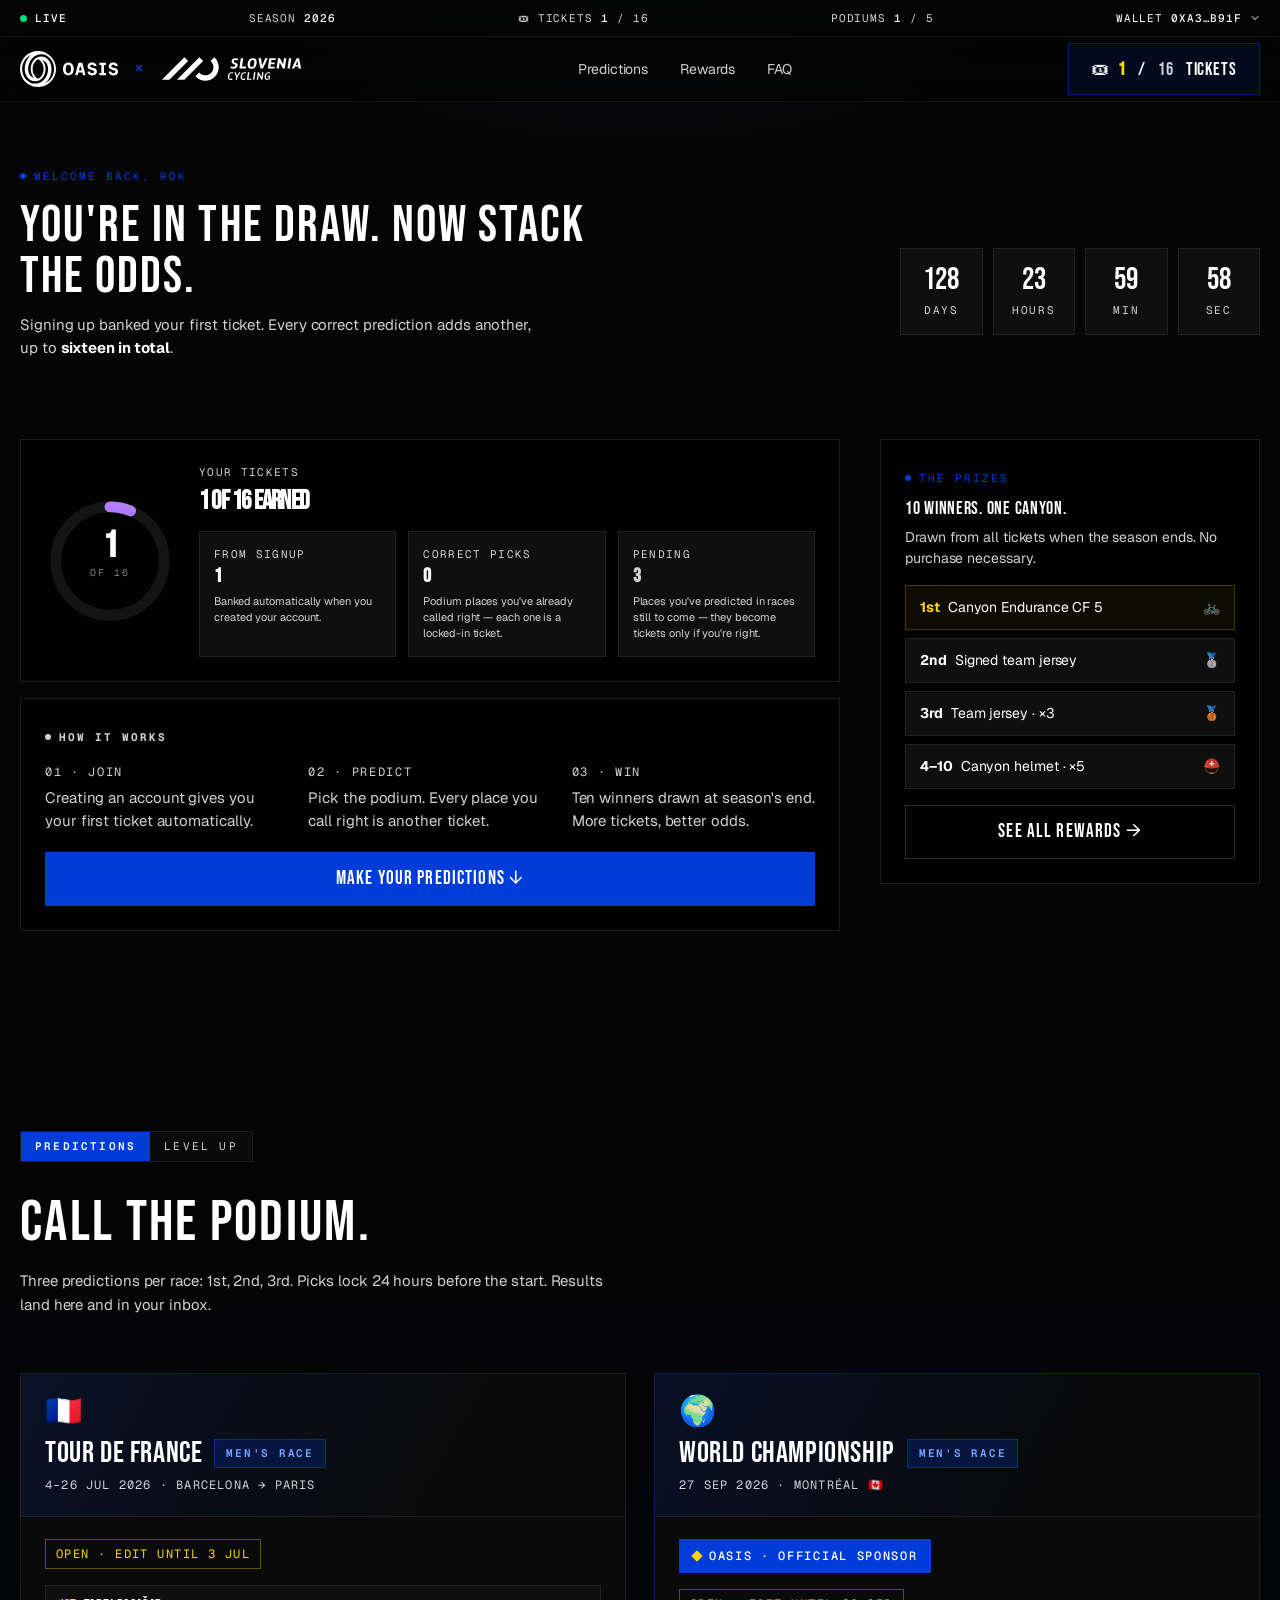
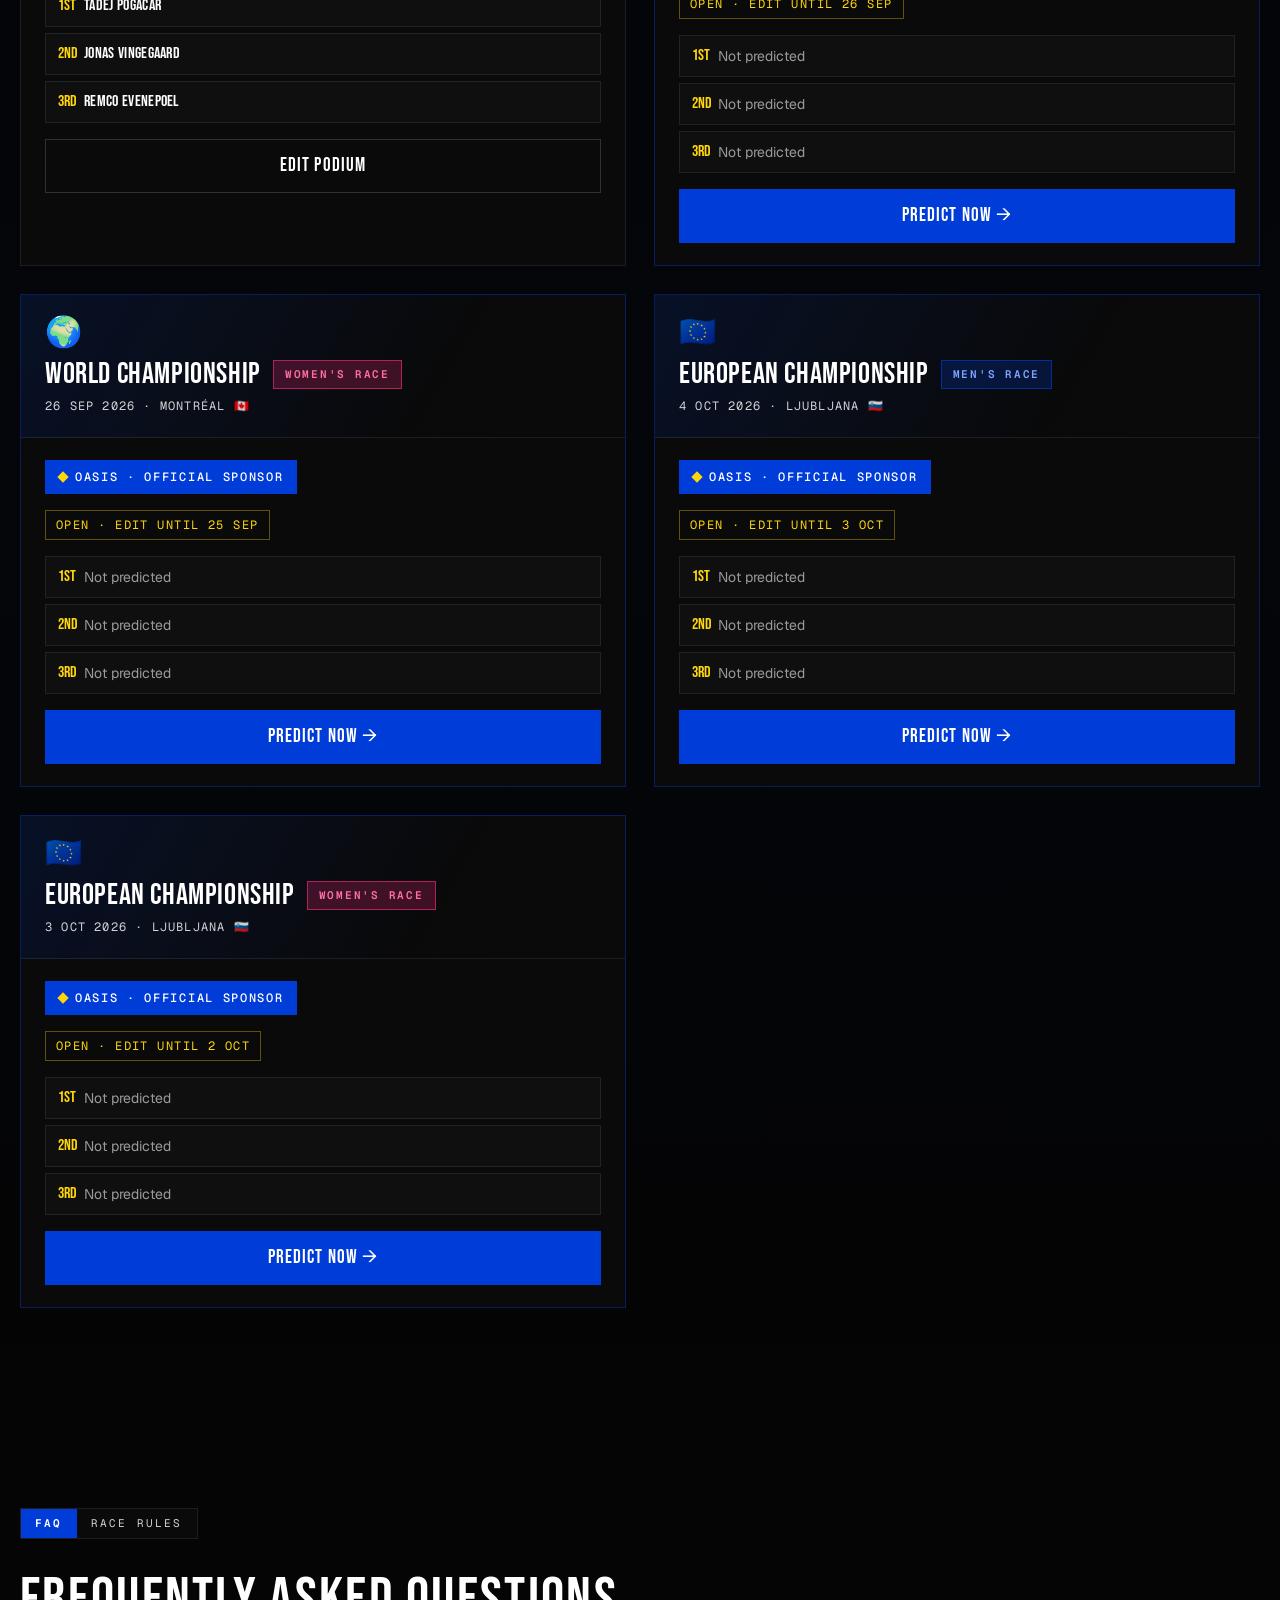
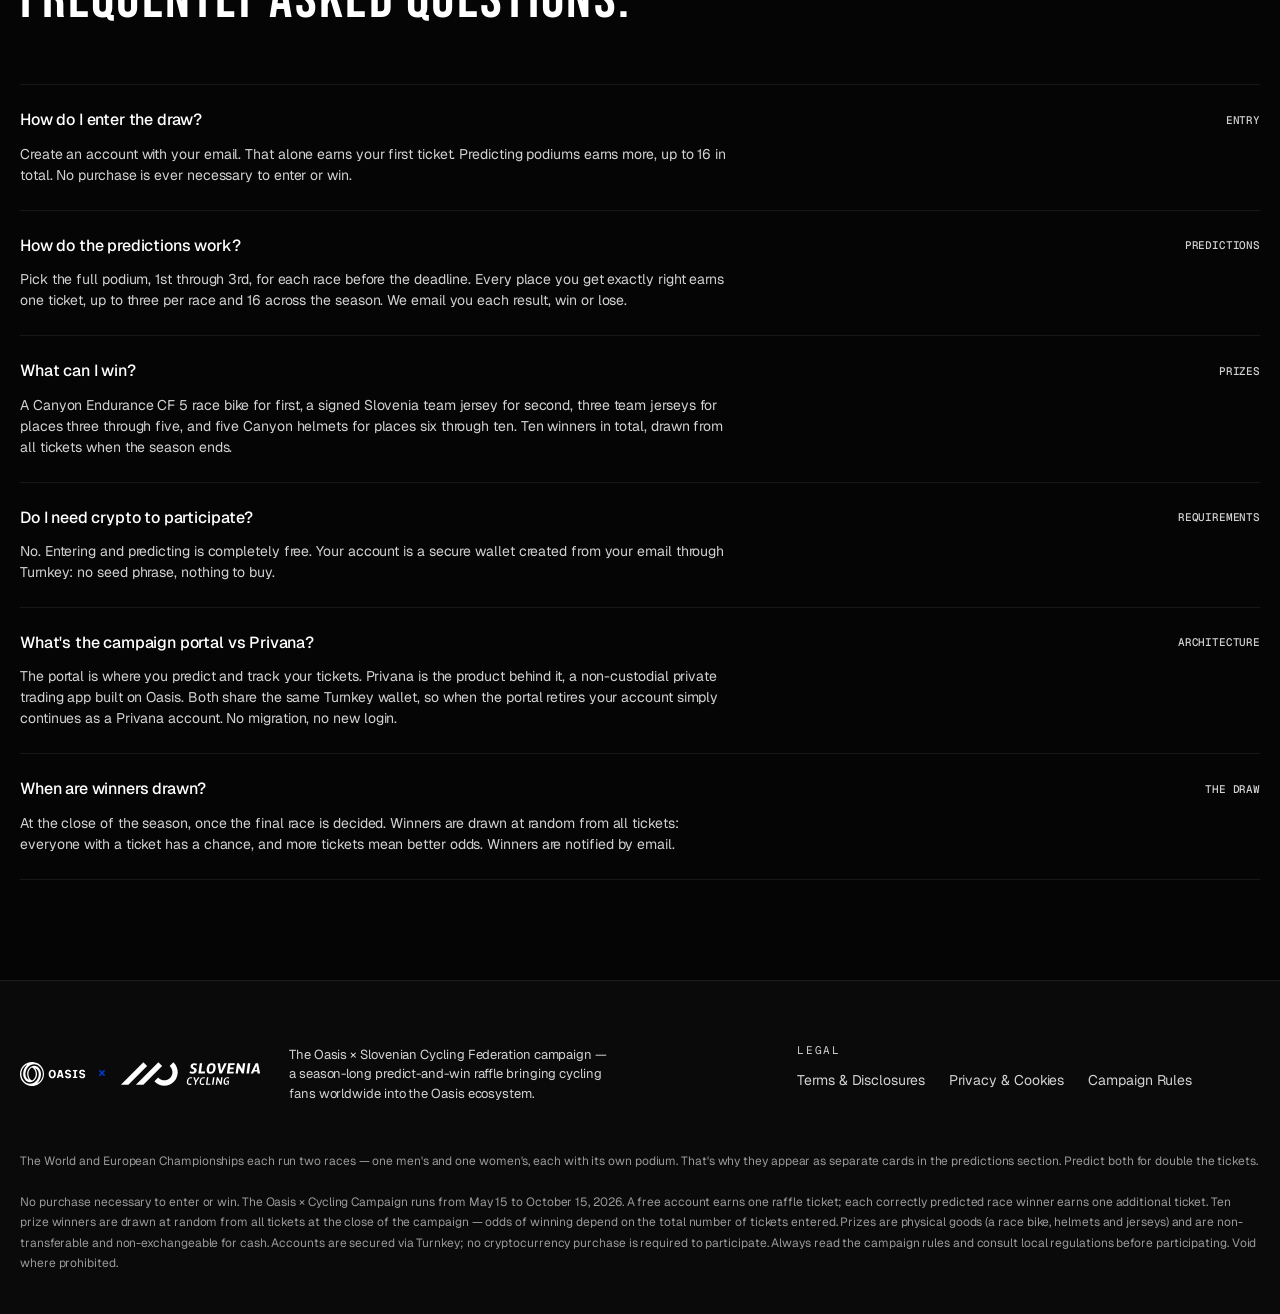
<file: portal.html>
<!doctype html>
<html lang="en">
<head>
  <meta charset="utf-8" />
  <meta name="viewport" content="width=device-width, initial-scale=1" />
  <title>Campaign Portal — Oasis × Cycling Challenge</title>
  <link rel="preconnect" href="https://fonts.googleapis.com" />
  <link rel="preconnect" href="https://fonts.gstatic.com" crossorigin />
  <link href="https://fonts.googleapis.com/css2?family=Bebas+Neue&family=Geist:wght@400;500;600;700&family=Geist+Mono:wght@400;500&display=swap" rel="stylesheet" />
  <style>
/* ============================================================
   OASIS × CYCLING — Design System
   Dark theme, Oasis brand, Grand-Tour cycling cues
   ============================================================ */

:root {
  --bg: #050505;
  --bg-1: #0a0a0a;
  --bg-2: #0f0f0f;
  --bg-3: #141414;
  --line: rgba(255, 255, 255, 0.08);
  --line-strong: rgba(255, 255, 255, 0.16);
  --text: #ffffff;
  /* Brightened for stronger contrast on the dark theme */
  --text-2: rgba(255, 255, 255, 0.82);
  --text-3: rgba(255, 255, 255, 0.82);
  --text-4: rgba(255, 255, 255, 0.58);
  --oasis-blue: #003CD8;
  --oasis-blue-soft: #002DB3;
  --oasis-blue-bg: rgba(0, 60, 216, 0.12);
  --maillot-jaune: #FFD60A;
  --maglia-rosa: #FF2C7A;
  --maillot-vert: #00E07A;
  --polka-dot: #E11D48;
  --vuelta-red: #E10600;
  --bronze: #C68C53;
  --font-display: "Bebas Neue", "Geist", system-ui, sans-serif;
  --font-body: "Geist", system-ui, -apple-system, sans-serif;
  --font-mono: "Geist Mono", "SF Mono", ui-monospace, monospace;
  --r-sm: 8px; --r: 12px; --r-lg: 18px; --r-xl: 24px;
  --container: 1480px;
}

* { box-sizing: border-box; margin: 0; padding: 0; }
html { scroll-behavior: smooth; }
html, body {
  background: var(--bg); color: var(--text);
  font-family: var(--font-body);
  -webkit-font-smoothing: antialiased; -moz-osx-font-smoothing: grayscale;
  line-height: 1.5; letter-spacing: -0.005em;
  overflow-x: clip;
  max-width: 100vw;
}
section[id], [id="games"] { scroll-margin-top: 80px; }
@media (prefers-reduced-motion: reduce) { html { scroll-behavior: auto; } }
body {
  background: radial-gradient(900px 600px at 50% -200px, rgba(0, 60, 216, 0.1), transparent 60%), var(--bg);
}
a { color: inherit; text-decoration: none; }
button { cursor: pointer; font: inherit; color: inherit; background: none; border: none; }
img, svg { display: block; max-width: 100%; }
.container { width: 100%; max-width: var(--container); margin: 0 auto; padding: 0 20px; }
@media (max-width: 720px) { .container { padding: 0 24px; } }
.eyebrow { display: inline-flex; align-items: center; gap: 8px; font-family: var(--font-mono); font-size: 11px; letter-spacing: 0.18em; text-transform: uppercase; color: var(--oasis-blue); }
.eyebrow.muted { color: var(--text-3); }
.eyebrow .dot { width: 6px; height: 6px; border-radius: 50%; background: currentColor; }
h1, h2, h3, h4 { font-family: var(--font-display); font-weight: 400; letter-spacing: 0.04em; line-height: 1.0; text-transform: uppercase; }
h1 { font-size: clamp(36px, 9vw, 96px); }
h2 { font-size: clamp(36px, 4.5vw, 60px); }
h3 { font-size: clamp(24px, 2.4vw, 32px); }
p { color: var(--text-2); }

.race-bar { position: relative; z-index: 50; border-bottom: 1px solid var(--line); background: rgba(5, 5, 5, 0.85); backdrop-filter: blur(14px); font-family: var(--font-mono); font-size: 11px; letter-spacing: 0.08em; text-transform: uppercase; }
.race-bar__inner { display: flex; align-items: center; justify-content: space-between; height: 36px; gap: 24px; white-space: nowrap; overflow-x: auto; -ms-overflow-style: none; scrollbar-width: none; }
.race-bar__inner::-webkit-scrollbar { display: none; }
.race-bar__item { display: flex; align-items: center; gap: 8px; color: var(--text-3); flex-shrink: 0; }
@media (max-width: 1200px) { .race-bar__item--opt { display: none; } }
@media (max-width: 900px) { .race-bar__item--opt2 { display: none; } }
/* At narrow viewports stop forcing space-between so items hug left */
@media (max-width: 720px) {
  .race-bar__inner { justify-content: flex-start; gap: 18px; }
}
.race-bar__item strong { color: var(--text); font-weight: 500; }
.race-bar__wallet { background: none; border: 0; padding: 0; color: inherit; font: inherit; letter-spacing: inherit; text-transform: inherit; cursor: pointer; transition: color 150ms; }
.race-bar__wallet:hover { color: var(--text); }
.race-bar__wallet:hover strong { color: var(--oasis-blue); }
.race-bar__wallet svg { opacity: 0.5; transition: transform 150ms, opacity 150ms; }
.race-bar__wallet:hover svg { opacity: 1; transform: translateY(1px); }
.live-pulse { width: 7px; height: 7px; border-radius: 50%; background: var(--maillot-vert); position: relative; animation: pulse 1.8s ease-in-out infinite; }
@keyframes pulse { 0%, 100% { box-shadow: 0 0 0 0 rgba(0, 224, 122, 0.6); } 50% { box-shadow: 0 0 0 8px rgba(0, 224, 122, 0); } }

.nav { position: sticky; top: 0; z-index: 40; background: rgba(5, 5, 5, 0.78); backdrop-filter: blur(18px); border-bottom: 1px solid var(--line); }
.nav__inner { display: flex; align-items: center; justify-content: space-between; height: 64px; }
.nav__brand { display: flex; align-items: center; gap: 12px; font-family: var(--font-display); font-weight: 400; font-size: 20px; letter-spacing: 0.1em; text-transform: uppercase; }
.nav__brand .x { color: var(--oasis-blue); font-weight: 500; }
.nav__brand .sub { color: var(--text-3); font-weight: 500; letter-spacing: 0.16em; font-size: 11px; text-transform: uppercase; border-left: 1px solid var(--line); padding-left: 12px; white-space: nowrap; }
@media (max-width: 1100px) { .nav__brand .sub { display: none; } }
.nav__links { display: flex; gap: 32px; font-size: 14px; color: var(--text-2); }
.nav__links a:hover { color: var(--text); }
.nav__cta { display: inline-flex; align-items: center; justify-content: center; gap: 10px; height: 52px; padding: 0 28px; border-radius: 0; background: var(--oasis-blue); color: white; font-family: var(--font-display); font-size: 20px; font-weight: 400; line-height: 1; letter-spacing: 0.06em; text-transform: uppercase; white-space: nowrap; transition: background 200ms ease; }
.nav__cta:hover { background: #002DB3; }
@media (max-width: 860px) { .nav__links { display: none; } }
/* Narrow viewports — shrink both nav logos proportionally so the lockup still fits */
@media (max-width: 540px) {
  .nav__brand { gap: 10px; }
  .nav__brand > svg:first-of-type { height: 26px; }    /* Oasis: 36 → 26 */
  .nav__brand > svg:last-of-type  { height: 18px; }    /* KZS:   24 → 18 */
  .nav__cta { padding: 0 16px; font-size: 17px; }
}
@media (max-width: 380px) {
  .nav__brand { gap: 8px; }
  .nav__brand > svg:first-of-type { height: 22px; }    /* Oasis */
  .nav__brand > svg:last-of-type  { height: 14px; }    /* KZS */
  .nav__cta { padding: 0 14px; font-size: 15px; height: 44px; }
}

/* ============================================================
   Hero redesign — photo background + race progress panel
   ============================================================ */

.hero {
  position: relative;
  min-height: 100vh;
  display: flex;
  align-items: center;
  overflow: hidden;
  padding: 0;
}

/* Full-bleed background — crossfading slides */



.hero__inner {
  position: relative;
  width: 100%;
  padding: 100px 0 80px;
}

.hero__grid {
  position: relative;
  display: grid;
  grid-template-columns: 1fr 300px;
  gap: 48px;
  align-items: start;
}

@media (max-width: 980px) {
  .hero__grid { grid-template-columns: 1fr; gap: 40px; }
  .hero { min-height: auto; }
  .hero__inner { padding: 80px 0 60px; }
}

.hero__copy h1 { margin: 18px 0 20px; }
.hero__copy h1 .accent {
  display: block;
  color: #fff;
  line-height: 0.95;
}
.hero__copy h1 .rose {
  display: inline-block;
  background: linear-gradient(96deg, var(--oasis-blue) 0%, #B47FFF 100%);
  -webkit-background-clip: text;
  background-clip: text;
  color: transparent;
}
.hero__lede { font-size: 16px; max-width: 520px; margin-bottom: 36px; line-height: 1.55; }
.hero__ctas { display: flex; gap: 12px; flex-wrap: wrap; margin-bottom: 28px; }
.btn { display: inline-flex; align-items: center; justify-content: center; gap: 10px; height: 52px; padding: 0 28px; border-radius: 0; font-family: var(--font-display); font-size: 20px; font-weight: 400; line-height: 1; letter-spacing: 0.06em; text-transform: uppercase; transition: transform 120ms ease, background 200ms ease; white-space: nowrap; }
.btn:hover { transform: translateY(-2px); }
.btn--primary { background: var(--oasis-blue); color: white; }
.btn--primary:hover { background: #002DB3; }
.btn--ghost { background: rgba(255, 255, 255, 0.06); color: white; border: 1px solid rgba(255,255,255,0.2); }
.btn--ghost:hover { background: rgba(255, 255, 255, 0.1); }
.btn--blue { background: var(--oasis-blue); color: white; }
.btn--blue:hover { background: #002DB3; }
.hero__chips { display: flex; gap: 8px; flex-wrap: wrap; font-family: var(--font-mono); font-size: 11px; letter-spacing: 0.12em; text-transform: uppercase; color: var(--text-3); }
.hero__chips span { border: 1px solid var(--line); padding: 5px 12px; border-radius: 0; background: rgba(255,255,255,0.03); }

/* ============================================================
   Race Progress Panel (hero right side)
   ============================================================ */

/* ============================================================
   GC Classification Panel — hero right side
   Live race leaderboard aesthetic (letour.fr / giro.it style)
   ============================================================ */

.race-progress-panel {
  background: rgba(5, 5, 5, 0.5);
  backdrop-filter: blur(1px);
  border: 1px solid rgba(255,255,255,0.12);
  border-top: 3px solid var(--oasis-blue);
  overflow: hidden;
  position: relative;
}

/* ── GC Panel header ── */
.gcp__header {
  display: flex;
  align-items: center;
  justify-content: space-between;
  padding: 12px 18px;
  background: rgba(0, 60, 216,0.08);
  border-bottom: 1px solid rgba(255,255,255,0.08);
}

.gcp__brand {
  font-family: var(--font-mono);
  font-size: 11px;
  letter-spacing: 0.2em;
  text-transform: uppercase;
  color: var(--text-3);
}

.gcp__live {
  display: inline-flex;
  align-items: center;
  gap: 6px;
  font-family: var(--font-mono);
  font-size: 11px;
  letter-spacing: 0.16em;
  text-transform: uppercase;
  color: #ff5959;
}

/* ── Stage sub-header ── */
.gcp__subhead {
  display: flex;
  align-items: baseline;
  justify-content: space-between;
  padding: 10px 18px 10px;
  border-bottom: 1px solid rgba(255,255,255,0.06);
}

.gcp__title {
  font-family: var(--font-display);
  font-size: 18px;
  letter-spacing: 0.08em;
  color: var(--text);
}

.gcp__stage-meta {
  font-family: var(--font-mono);
  font-size: 11px;
  letter-spacing: 0.14em;
  text-transform: uppercase;
  color: var(--text-3);
}

/* ── Rider rows ── */
.gcp__rider {
  display: grid;
  grid-template-columns: 32px 34px 1fr auto;
  align-items: center;
  gap: 0 10px;
  padding: 10px 18px;
  border-bottom: 1px solid rgba(255,255,255,0.05);
  transition: background 150ms ease;
}
.gcp__rider:hover { background: rgba(255,255,255,0.03); }

.gcp__rider--leader {
  background: rgba(255,214,10,0.04);
  border-bottom-color: rgba(255,214,10,0.1);
}

.gcp__rider--you {
  background: rgba(0, 60, 216,0.07);
  border-left: 2px solid var(--oasis-blue);
  border-bottom-color: rgba(0, 60, 216,0.15);
}

.gcp__rider--gap {
  border-top: 1px dashed rgba(255,255,255,0.1);
  margin-top: 2px;
}

.gcp__pos {
  font-family: var(--font-display);
  font-size: 20px;
  letter-spacing: 0.04em;
  color: var(--text-3);
  font-variant-numeric: tabular-nums;
  text-align: right;
}

.gcp__pos--leader { color: var(--maillot-jaune); }
.gcp__pos--you    { color: var(--oasis-blue); }

/* Jersey SVG icon */
.jersey-icon {
  width: 28px;
  height: 28px;
  flex-shrink: 0;
}

.gcp__info { min-width: 0; }

.gcp__name {
  font-size: 13px;
  font-weight: 600;
  color: var(--text);
  white-space: nowrap;
  overflow: hidden;
  text-overflow: ellipsis;
}

.gcp__meta {
  font-family: var(--font-mono);
  font-size: 11px;
  letter-spacing: 0.1em;
  text-transform: uppercase;
  color: var(--text-3);
  margin-top: 2px;
}

.gcp__pts {
  font-family: var(--font-display);
  font-size: 20px;
  letter-spacing: 0.04em;
  color: var(--text);
  font-variant-numeric: tabular-nums;
  white-space: nowrap;
  text-align: right;
}

.gcp__pts--leader { color: var(--maillot-jaune); }
.gcp__pts--you    { color: var(--oasis-blue); }

/* ── Progress bar at bottom ── */
.gcp__footer {
  padding: 12px 18px;
  background: rgba(255,255,255,0.02);
}

.gcp__footer-top {
  display: flex;
  justify-content: space-between;
  font-family: var(--font-mono);
  font-size: 11px;
  letter-spacing: 0.14em;
  text-transform: uppercase;
  color: var(--text-3);
  margin-bottom: 6px;
}

.gcp__progress-track {
  height: 3px;
  background: rgba(255,255,255,0.08);
  position: relative;
}

.gcp__progress-fill {
  position: absolute;
  left: 0; top: 0; bottom: 0;
  width: 25%;
  background: linear-gradient(90deg, var(--oasis-blue), #6fa3ff);
}

.gcp__footer-sub {
  margin-top: 8px;
  font-family: var(--font-mono);
  font-size: 11px;
  letter-spacing: 0.1em;
  color: var(--text-3);
  text-align: center;
}

/* Old race-dash kept for compat - hidden now */
.race-dash { display: none; }
.countdown { display: grid; grid-template-columns: repeat(4, 1fr); gap: 10px; margin-bottom: 24px; }
.countdown__cell { background: var(--bg-2); border: 1px solid var(--line); border-radius: 0; padding: 16px 6px; text-align: center; }
.countdown__cell .num { font-family: var(--font-display); font-size: clamp(24px, 2.4vw, 32px); font-variant-numeric: tabular-nums; line-height: 1; }
.countdown__cell .lbl { display: block; margin-top: 6px; font-family: var(--font-mono); font-size: 11px; letter-spacing: 0.14em; text-transform: uppercase; color: var(--text-3); }
.dash-row { display: flex; justify-content: space-between; align-items: center; padding: 14px 0; border-top: 1px solid var(--line); font-size: 13px; }
.dash-row .lbl { color: var(--text-3); font-family: var(--font-mono); font-size: 11px; letter-spacing: 0.1em; text-transform: uppercase; }
.dash-row .val { color: var(--text); font-weight: 500; font-variant-numeric: tabular-nums; }
.progress { margin-top: 4px; height: 6px; background: var(--bg-3); border-radius: 0; overflow: hidden; }
.progress__bar { height: 100%; background: linear-gradient(90deg, var(--oasis-blue) 0%, #B47FFF 100%); border-radius: 0; width: 25%; }

section { padding: 100px 0; position: relative; }
.section__head { margin-bottom: 56px; }
.section__head h2 { margin-top: 14px; max-width: 720px; }
.section__head p.lead { margin-top: 18px; font-size: 15px; max-width: 600px; line-height: 1.6; }
.stage-tag { display: inline-flex; align-items: stretch; font-family: var(--font-mono); font-size: 11px; letter-spacing: 0.2em; text-transform: uppercase; border: 1px solid var(--line); border-radius: 0; overflow: hidden; background: var(--bg-1); margin-bottom: 18px; }
.stage-tag b { background: var(--oasis-blue); color: white; padding: 6px 14px; font-weight: 600; }
.stage-tag span { padding: 6px 14px; color: var(--text-2); }

/* ============================================================
   Prize Podium — visual race podium layout
   ============================================================ */

/* Top-3 podium wrapper */
.podium-top3 {
  display: grid;
  grid-template-columns: 1fr 1fr 1fr;
  gap: 0;
  align-items: end;
  margin-bottom: 16px;
}

@media (max-width: 760px) {
  .podium-top3 { grid-template-columns: 1fr; align-items: stretch; }
}

/* Each podium column = card + step block below */
.podium-col {
  display: flex;
  flex-direction: column;
  transition: transform 260ms ease;
  cursor: default;
}
.podium-col:hover { transform: translateY(-8px); }

/* The prize card itself */
.prize {
  position: relative;
  padding: 28px 24px 24px;
  display: flex;
  flex-direction: column;
  overflow: hidden;
  border: 1px solid var(--line);
  background: var(--bg-1);
  transition: transform 200ms ease, border-color 200ms ease;
  border-radius: 0;
}
.prize:hover { border-color: var(--line-strong); }

/* Podium step block below the card */
.podium-step {
  display: flex;
  align-items: center;
  justify-content: center;
  font-family: var(--font-display);
  font-size: 56px;
  letter-spacing: 0.05em;
  border: 1px solid var(--line);
  border-top: none;
}

/* Height of the actual podium steps — 1st tallest.
   Solid fill with number "subtracted" (dark text = letterform cutout). */
.podium-col--gold   .podium-step { height: 96px; background: linear-gradient(140deg, #ffe552 0%, var(--maillot-jaune) 45%, #c8a300 100%); color: #050505; border-color: var(--maillot-jaune); }
.podium-col--silver .podium-step { height: 64px; background: linear-gradient(140deg, #ebebef 0%, #c8c8cc 45%, #9a9aa0 100%); color: #050505; border-color: #c8c8cc; }
.podium-col--bronze .podium-step { height: 60px; background: linear-gradient(140deg, #dba86c 0%, var(--bronze) 45%, #9a6230 100%); color: #050505; border-color: var(--bronze); }

/* 1st place card — accent top border */
.podium-col--gold .prize {
  background: radial-gradient(600px 320px at 50% 0%, rgba(255, 214, 10, 0.14), transparent 55%), var(--bg-1);
  border-color: rgba(255, 214, 10, 0.28);
  border-top: 3px solid var(--maillot-jaune);
}

.podium-col--silver .prize {
  background: radial-gradient(500px 260px at 50% 0%, rgba(255,255,255,0.07), transparent 55%), var(--bg-1);
}

.podium-col--bronze .prize {
  background: radial-gradient(500px 260px at 50% 0%, rgba(198,140,83,0.1), transparent 55%), var(--bg-1);
  border-color: rgba(198, 140, 83, 0.2);
}

/* Prize card internals */
.prize__emoji {
  font-size: 50px;
  line-height: 1;
  text-align: center;
  margin-bottom: 20px;
}

.prize__name {
  font-family: var(--font-display);
  font-size: 26px;
  letter-spacing: 0.03em;
  line-height: 1.05;
  text-transform: uppercase;
}

.prize__desc {
  color: var(--text-3);
  font-size: 13px;
  margin-top: 8px;
  line-height: 1.5;
  flex: 1;
}

.prize__value {
  margin-top: 20px;
  font-family: var(--font-mono);
  font-size: 12px;
  letter-spacing: 0.1em;
  text-transform: uppercase;
  padding-top: 14px;
  border-top: 1px solid var(--line);
}

.podium-col--gold   .prize__rank  { color: var(--maillot-jaune); }
.podium-col--gold   .prize__value { color: var(--maillot-jaune); }
.podium-col--silver .prize__rank  { color: #d4d4d8; }
.podium-col--silver .prize__value { color: #d4d4d8; }
.podium-col--bronze .prize__rank  { color: var(--bronze); }
.podium-col--bronze .prize__value { color: var(--bronze); }

/* ROSE tier — positions 4, 5, 6-10. Same card structure as podium, shorter step. */
.podium-col--rose .prize {
  background: radial-gradient(500px 260px at 50% 0%, rgba(5, 0, 226, 0.14), transparent 55%), var(--bg-1);
  border-color: rgba(5, 0, 226, 0.32);
}
.podium-col--rose .podium-step {
  height: 44px;
  font-size: 30px;
  background: linear-gradient(140deg, #002DB3 0%, #0500E2 100%);
  color: white;
  border-color: rgba(5, 0, 226, 0.55);
}
.podium-col--rose .prize__value { color: var(--oasis-blue); }

/* ROSE tier — token icon sits inline next to the amount */
.podium-col--rose .prize__name {
  display: flex;
  align-items: center;
  gap: 12px;
}
.prize__name-icon {
  width: 32px;
  height: 32px;
  flex-shrink: 0;
  display: block;
}

/* Positions 4-10 row */
.prize-rest {
  display: grid;
  grid-template-columns: repeat(3, 1fr);
  gap: 0;
  align-items: end;
  margin-top: 16px;
}
@media (max-width: 760px) {
  .prize-rest { grid-template-columns: 1fr; align-items: stretch; gap: 12px; }
}

/* kept for compat */
.prize--gold {}
.prize--silver {}
.prize--bronze {}
.prize--rose {}
.prize__art { display: none; }
.prize__head { display: none; }
.prize__medal { display: none; }

.challenges { display: grid; grid-template-columns: repeat(4, 1fr); gap: 16px; }
@media (max-width: 980px) { .challenges { grid-template-columns: repeat(2, 1fr); } }
@media (max-width: 600px) { .challenges { grid-template-columns: 1fr; } }
.challenge { border-radius: 0; padding: 24px; background: var(--bg-1); border: 1px solid var(--line); position: relative; overflow: hidden; display: flex; flex-direction: column; min-height: 360px; transition: transform 200ms ease; }
.challenge:hover { transform: translateY(-3px); border-color: var(--line-strong); }
.challenge__num { font-family: var(--font-mono); font-size: 12px; letter-spacing: 0.14em; text-transform: uppercase; color: var(--text-3); }
.challenge__title { font-family: var(--font-display); font-size: 22px; font-weight: 600; letter-spacing: 0.04em; margin: 8px 0 12px; line-height: 1.1; }
.challenge__desc { color: var(--text-2); font-size: 14px; flex: 1; }
.challenge__meta { margin-top: 20px; padding-top: 16px; border-top: 1px solid var(--line); display: flex; justify-content: space-between; gap: 12px; font-family: var(--font-mono); font-size: 12px; letter-spacing: 0.08em; text-transform: uppercase; color: var(--text-3); }
.challenge__meta > span { white-space: nowrap; overflow: hidden; text-overflow: ellipsis; }
.challenge__meta b { color: var(--text); font-weight: 500; }
.challenge__art { height: 250px; margin: -8px -8px 16px; border-radius: 0; background: rgba(0,0,0,0.22); border: none; border-bottom: 1px solid rgba(255,255,255,0.06); display: flex; align-items: center; justify-content: center; gap: 14px; padding: 10px 16px; position: relative; overflow: hidden; }
.phone-frame { width: 90px; height: 140px; border-radius: 0; border: 2px solid rgba(255,255,255,0.18); background: #030308; position: relative; overflow: hidden; flex-shrink: 0; box-shadow: 0 6px 18px rgba(0,0,0,0.7), inset 0 0 0 1px rgba(255,255,255,0.03); }
.phone-frame::before { content: ""; position: absolute; top: 6px; left: 50%; transform: translateX(-50%); width: 13px; height: 2px; background: rgba(255,255,255,0.15); border-radius: 0; z-index: 2; }
.phone-frame__screen { position: absolute; inset: 24px 5px 8px; border-radius: 0; overflow: hidden; }
.challenge--sprint .challenge__art  { background: linear-gradient(120deg, rgba(0, 60, 216,0.12), rgba(0, 60, 216,0.02)); border-color: rgba(0, 60, 216,0.16); }
.challenge--pace .challenge__art    { background: linear-gradient(120deg, rgba(0, 60, 216,0.16), rgba(0, 60, 216,0.02)); border-color: rgba(0, 60, 216,0.2); }
.challenge--pick .challenge__art    { background: linear-gradient(120deg, rgba(0, 60, 216,0.20), rgba(0, 60, 216,0.02)); border-color: rgba(0, 60, 216,0.24); }
.challenge--privana .challenge__art { background: linear-gradient(120deg, rgba(0, 60, 216,0.28), rgba(0, 60, 216,0.04)); border-color: rgba(0, 60, 216,0.32); }
.challenge__final { background: radial-gradient(400px 220px at 80% 0%, rgba(0, 60, 216, 0.16), transparent 60%), var(--bg-1); border-color: rgba(0, 60, 216, 0.18); }

.classification { border: 1px solid var(--line); border-radius: 0; overflow: hidden; background: rgba(0,0,0,0.6); }
.classification__head, .classification__row { display: grid; grid-template-columns: 70px 1fr 100px 130px 140px; padding: 16px 24px; align-items: center; font-size: 14px; border-bottom: 1px solid var(--line); }
.classification__head { background: var(--bg-2); font-family: var(--font-mono); font-size: 11px; letter-spacing: 0.14em; text-transform: uppercase; color: var(--text-3); }
.classification__row:last-child { border-bottom: 0; }
.classification__row.you { background: rgba(0, 60, 216, 0.06); position: relative; }
.classification__row.you::before { content: ""; position: absolute; left: 0; top: 0; bottom: 0; width: 3px; background: var(--oasis-blue); }
.cls__pos { font-family: var(--font-display); font-size: 20px; letter-spacing: 0.03em; font-variant-numeric: tabular-nums; display: flex; align-items: center; gap: 8px; line-height: 1; }
.cls__name, .cls__country, .cls__prize { white-space: nowrap; overflow: hidden; text-overflow: ellipsis; }
.cls__pos.gold { color: var(--maillot-jaune); }
.cls__pos.silver { color: #e4e4e7; }
.cls__pos.bronze { color: var(--bronze); }
.cls__rider { display: flex; align-items: center; gap: 12px; }
.cls__avatar { width: 36px; height: 36px; border-radius: 50%; background: var(--bg-3); display: grid; place-items: center; font-size: 14px; font-weight: 600; color: var(--text-2); border: 1px solid var(--line); flex-shrink: 0; }
.cls__name { font-weight: 600; font-size: 15px; letter-spacing: -0.01em; }
.cls__country { font-family: var(--font-mono); font-size: 12px; color: var(--text-3); letter-spacing: 0.08em; text-transform: uppercase; }
.cls__games { display: flex; gap: 4px; }
.cls__dot { width: 10px; height: 10px; border-radius: 0; background: var(--bg-3); }
.cls__dot.done { background: var(--oasis-blue); }
.cls__dot.miss { background: var(--bg-3); border: 1px solid var(--line-strong); }
.cls__points { font-family: var(--font-display); font-size: 22px; letter-spacing: 0.03em; font-variant-numeric: tabular-nums; line-height: 1; }
.cls__prize { text-align: right; font-family: var(--font-mono); font-size: 12px; letter-spacing: 0.04em; color: var(--text-2); }
@media (max-width: 760px) { .classification__head, .classification__row { grid-template-columns: 50px 1fr 90px; } .cls__games, .cls__prize { display: none; } }

.tiers { display: grid; grid-template-columns: repeat(3, 1fr); gap: 16px; }
@media (max-width: 860px) { .tiers { grid-template-columns: 1fr; } }
.tier { border: 1px solid var(--line); border-radius: 0; padding: 28px; background: var(--bg-1); position: relative; overflow: hidden; }
.tier__num { font-family: var(--font-mono); font-size: 11px; letter-spacing: 0.18em; text-transform: uppercase; color: var(--text-3); }
.tier__deposit { font-family: var(--font-display); font-size: clamp(36px, 4vw, 48px); font-weight: 600; letter-spacing: -0.03em; margin: 12px 0 4px; line-height: 1; }
.tier__deposit .currency { color: var(--text-3); font-size: 22px; vertical-align: top; margin-right: 4px; }
.tier__sub { color: var(--text-3); font-family: var(--font-mono); font-size: 11px; letter-spacing: 0.12em; text-transform: uppercase; }
.tier__rewards { margin-top: 22px; padding: 18px; border-radius: 0; background: var(--bg-2); border: 1px solid var(--line); }
.tier__reward-row { display: flex; justify-content: space-between; align-items: baseline; padding: 8px 0; }
.tier__reward-row + .tier__reward-row { border-top: 1px dashed var(--line); }
.tier__reward-row .k { color: var(--text-3); font-size: 13px; }
.tier__reward-row .v { font-weight: 500; font-variant-numeric: tabular-nums; }
.tier__total { display: flex; justify-content: space-between; align-items: baseline; margin-top: 18px; padding-top: 18px; border-top: 1px solid var(--line); }
.tier__total .k { font-family: var(--font-mono); font-size: 11px; letter-spacing: 0.12em; text-transform: uppercase; color: var(--text-3); }
.tier__total .v { font-family: var(--font-display); font-size: 20px; font-weight: 600; color: var(--oasis-blue); white-space: nowrap; }
.tier__points { margin-top: 14px; padding: 10px 14px; border-radius: 0; background: rgba(0, 224, 122, 0.08); border: 1px solid rgba(0, 224, 122, 0.18); color: var(--maillot-vert); font-family: var(--font-mono); font-size: 11px; letter-spacing: 0.08em; text-transform: uppercase; }
.tier--max { background: radial-gradient(500px 280px at 100% 0%, rgba(0, 60, 216, 0.16), transparent 65%), var(--bg-1); border-color: rgba(0, 60, 216, 0.22); }
.tier--max::after { content: "MAX"; position: absolute; top: 24px; right: 24px; font-family: var(--font-mono); font-size: 11px; letter-spacing: 0.2em; padding: 3px 8px; background: var(--oasis-blue); color: white; border-radius: 0; }

.steps { display: grid; grid-template-columns: repeat(4, 1fr); gap: 16px; position: relative; }
@media (max-width: 980px) { .steps { grid-template-columns: repeat(2, 1fr); } }
@media (max-width: 540px) { .steps { grid-template-columns: 1fr; } }
.step { border: 1px solid var(--line); border-radius: 0; padding: 28px; background: var(--bg-1); position: relative; min-height: 200px; display: flex; flex-direction: column; }
.step__num { font-family: var(--font-display); font-size: 44px; font-weight: 600; letter-spacing: -0.04em; color: var(--oasis-blue); line-height: 1; }
.step__title { margin-top: 12px; font-family: var(--font-display); font-size: 20px; font-weight: 600; }
.step__desc { margin-top: 8px; font-size: 14px; color: var(--text-2); }

.stage-map { border: 1px solid var(--line); border-radius: 0; background: var(--bg-1); padding: 32px; position: relative; overflow: hidden; }
.stage-map__title { display: flex; align-items: baseline; justify-content: space-between; margin-bottom: 32px; }
.stage-map__title h3 { font-size: 24px; }
.stage-map__title .meta { font-family: var(--font-mono); font-size: 11px; letter-spacing: 0.14em; text-transform: uppercase; color: var(--text-3); }
.stage-map__track { position: relative; margin: 28px 0 20px; padding: 0 24px; }
.stage-map__line { position: absolute; left: 24px; right: 24px; top: 50%; height: 2px; background: var(--line); }
.stage-map__progress { position: absolute; left: 24px; top: 50%; height: 2px; width: 25%; background: linear-gradient(90deg, var(--oasis-blue), #B47FFF); }
.stage-map__points { display: flex; justify-content: space-between; position: relative; }
.stage-map__pt { display: flex; flex-direction: column; align-items: center; gap: 10px; position: relative; z-index: 2; }
.stage-map__dot { width: 14px; height: 14px; border-radius: 50%; background: var(--bg); border: 2px solid var(--line-strong); }
.stage-map__pt.done .stage-map__dot { background: var(--oasis-blue); border-color: var(--oasis-blue); }
.stage-map__pt.now .stage-map__dot { background: var(--maillot-jaune); border-color: var(--maillot-jaune); box-shadow: 0 0 0 4px rgba(255, 214, 10, 0.18); }
.stage-map__lbl { font-family: var(--font-mono); font-size: 11px; letter-spacing: 0.14em; text-transform: uppercase; color: var(--text-3); text-align: center; white-space: nowrap; }
.stage-map__pt.now .stage-map__lbl, .stage-map__pt.done .stage-map__lbl { color: var(--text); }
.stage-map__profile { margin-top: 36px; height: 80px; position: relative; }

.scoreboard { display: grid; grid-template-columns: repeat(4, 1fr); gap: 16px; }
@media (max-width: 980px) { .scoreboard { grid-template-columns: repeat(2, 1fr); } }
.stat { border: 1px solid var(--line); border-top: 2px solid var(--oasis-blue); border-radius: 0; padding: 28px 24px 20px; background: var(--bg-1); position: relative; overflow: hidden; }
.stat__k { font-family: var(--font-mono); font-size: 11px; letter-spacing: 0.22em; text-transform: uppercase; color: var(--text-3); }
.stat__v { margin-top: 4px; font-family: var(--font-display); font-size: clamp(54px, 5.8vw, 76px); font-weight: 400; letter-spacing: 0.02em; font-variant-numeric: tabular-nums; line-height: 0.92; }
.stat__v .unit { color: var(--text-3); font-size: 16px; margin-left: 4px; }
.stat__d { margin-top: 8px; font-size: 13px; color: var(--text-2); }

.faq { display: grid; gap: 0; border-top: 1px solid var(--line); }
.faq__item { border-bottom: 1px solid var(--line); padding: 24px 0; }
.faq__q { display: flex; align-items: center; justify-content: space-between; font-family: var(--font-body); font-size: 16px; font-weight: 500; gap: 24px; line-height: 1.4; letter-spacing: -0.01em; }
.faq__q > span:last-child { white-space: nowrap; flex-shrink: 0; }
.faq__a { margin-top: 12px; max-width: 720px; font-size: 14px; color: var(--text-2); }

.foot { border-top: 1px solid var(--line); padding: 64px 0 40px; background: var(--bg-1); }
.foot__grid { display: flex; justify-content: space-between; align-items: flex-start; flex-wrap: wrap; gap: 48px; margin-bottom: 48px; }
.foot__col { display: flex; flex-wrap: wrap; align-items: baseline; gap: 8px 24px; }
.foot__col h4 { flex-basis: 100%; font-family: var(--font-mono); font-size: 11px; letter-spacing: 0.16em; text-transform: uppercase; color: var(--text-3); margin-bottom: 6px; }
.foot__col a { color: var(--text-2); font-size: 14px; white-space: nowrap; }
.foot__col a:hover { color: var(--text); }
.foot__brand { flex-direction: row; align-items: center; gap: 28px; }
.foot__brand p { font-size: 13px; color: var(--text-3); max-width: 320px; }
.foot__chips { display: flex; gap: 20px; flex-wrap: wrap; font-family: var(--font-mono); font-size: 11px; letter-spacing: 0.12em; text-transform: uppercase; color: var(--text-3); padding: 24px 0; border-top: 1px solid var(--line); border-bottom: 1px solid var(--line); }
.foot__legal { margin-top: 28px; font-size: 12px; color: var(--text-4); line-height: 1.7; }

/* ============================================================
   ============================================================ */

/* Speed bar racing decoration */
.race-speed-bar {
  height: 3px;
  background: linear-gradient(90deg, var(--oasis-blue) 0%, #6fa3ff 50%, var(--oasis-blue) 100%);
  position: relative;
  overflow: hidden;
}

.race-speed-bar::after {
  content: "";
  position: absolute;
  inset: 0;
  background: linear-gradient(90deg, transparent 0%, rgba(255,255,255,0.4) 50%, transparent 100%);
  animation: speedshine 2.4s linear infinite;
}

@keyframes speedshine {
  from { transform: translateX(-100%); }
  to   { transform: translateX(100%); }
}

.race-decor { position: absolute; pointer-events: none; opacity: 0.5; }
.pills { display: inline-flex; background: var(--bg-2); border: 1px solid var(--line); padding: 4px; border-radius: 0; margin-bottom: 28px; }
.pills button { padding: 8px 16px; font-family: var(--font-mono); font-size: 11px; letter-spacing: 0.12em; text-transform: uppercase; color: var(--text-3); border-radius: 0; }
.pills button.active { background: white; color: black; }

.hide-md { display: block; }
@media (max-width: 760px) { .hide-md { display: none; } }
.text-mono { font-family: var(--font-mono); }
.text-blue { color: var(--oasis-blue); }
.text-yellow { color: var(--maillot-jaune); }
.text-rose { color: var(--maglia-rosa); }
.text-2 { color: var(--text-2); }
.text-3 { color: var(--text-3); }
.mt-4 { margin-top: 16px; } .mt-6 { margin-top: 24px; } .mt-8 { margin-top: 32px; } .mb-4 { margin-bottom: 16px; }
.hr { border: none; height: 1px; background: var(--line); margin: 80px 0; }
.bib { display: inline-flex; align-items: center; justify-content: center; width: 36px; height: 36px; background: white; color: black; font-family: var(--font-mono); font-weight: 700; font-size: 14px; letter-spacing: -0.04em; border-radius: 0; border: 1px solid var(--line-strong); }

.user-chip { display: inline-flex; align-items: center; gap: 12px; padding: 8px 16px 8px 8px; border-radius: 0; border: 1px solid var(--line); background: var(--bg-1); font-size: 13px; }
.user-chip__avatar { width: 30px; height: 30px; background: linear-gradient(135deg, var(--oasis-blue), #B47FFF); border-radius: 50%; }
.user-chip .rank { color: var(--text-3); font-family: var(--font-mono); font-size: 11px; }

/* ============================================================
   Editorial Hero Panel — right side
   ============================================================ */
.hero__editorial {
  position: relative;
  height: 520px;
  overflow: hidden;
  border: 1px solid rgba(255,255,255,0.12);
  border-top: 3px solid var(--oasis-blue);
  background: #050505;
}

/* Vol label — top-left */
.editorial__vol {
  position: absolute;
  top: 16px;
  left: 16px;
  z-index: 10;
  font-family: var(--font-mono);
  font-size: 11px;
  letter-spacing: 0.18em;
  text-transform: uppercase;
  color: white;
  background: rgba(5,5,5,0.62);
  border: 1px solid rgba(255,255,255,0.22);
  padding: 6px 14px;
  backdrop-filter: blur(8px);
}

/* Prize badge — top-right (race-board / TV-graphic style) */
.editorial__badge {
  position: absolute;
  top: 16px;
  right: 16px;
  z-index: 10;
  background: rgba(5,5,5,0.82);
  backdrop-filter: blur(12px);
  border: 1px solid rgba(255,255,255,0.14);
  border-top: 3px solid var(--maillot-jaune);
  padding: 10px 16px 12px;
  min-width: 120px;
  /* Racing speed-line accent via background stripes */
  background-image:
    repeating-linear-gradient(
      -55deg,
      transparent,
      transparent 8px,
      rgba(255,255,255,0.018) 8px,
      rgba(255,255,255,0.018) 9px
    );
}
/* Small checkered corner decoration */
.editorial__badge::before {
  content: "";
  position: absolute;
  top: -3px;
  left: -1px;
  width: 18px;
  height: 6px;
  background: repeating-linear-gradient(
    90deg,
    var(--maillot-jaune) 0px, var(--maillot-jaune) 3px,
    #050505 3px, #050505 6px
  );
}
.editorial__badge-inner {
  display: flex;
  flex-direction: column;
  align-items: flex-start;
  gap: 0;
}
.editorial__badge-label {
  font-family: var(--font-mono);
  font-size: 11px;
  letter-spacing: 0.22em;
  text-transform: uppercase;
  color: var(--maillot-jaune);
  margin-bottom: 2px;
}
.editorial__badge-prize {
  font-family: var(--font-display);
  font-style: normal;
  font-size: 38px;
  letter-spacing: 0.03em;
  color: white;
  line-height: 0.95;
}
.editorial__badge-val {
  font-family: var(--font-mono);
  font-size: 11px;
  color: rgba(255,255,255,0.6);
  letter-spacing: 0.08em;
  margin-top: 6px;
  padding-top: 6px;
  border-top: 1px solid rgba(255,255,255,0.14);
  width: 100%;
}

/* Photo carousel */
.editorial__carousel {
  position: absolute;
  inset: 0;
}
.editorial__slide {
  position: absolute;
  inset: 0;
  background-size: cover;
  background-position: center 30%;
  opacity: 0;
  transition: opacity 1.8s ease-in-out;
}
.editorial__slide.active { opacity: 1; }
/* Gradient mask */
.editorial__mask {
  position: absolute;
  inset: 0;
  background:
    linear-gradient(180deg,
      rgba(5,5,5,0.35) 0%,
      rgba(5,5,5,0.06) 28%,
      rgba(5,5,5,0.06) 62%,
      rgba(5,5,5,0.60) 100%);
  z-index: 2;
}

/* Speed accent stripe */
.editorial__speed {
  position: absolute;
  bottom: 46px;
  left: 0;
  right: 0;
  height: 2px;
  background: linear-gradient(90deg,
    transparent 0%,
    var(--oasis-blue) 20%,
    rgba(255,255,255,0.9) 48%,
    var(--maillot-jaune) 72%,
    transparent 100%);
  z-index: 8;
  opacity: 0.75;
}

/* Bottom caption bar */
.editorial__caption {
  position: absolute;
  bottom: 0;
  left: 0;
  right: 0;
  height: 42px;
  background: rgba(5,5,5,0.78);
  backdrop-filter: blur(10px);
  display: flex;
  align-items: center;
  justify-content: space-between;
  padding: 0 18px;
  z-index: 9;
  border-top: 1px solid rgba(255,255,255,0.1);
}
.editorial__caption-left {
  font-family: var(--font-body);
  font-style: italic;
  font-size: 13px;
  color: rgba(255,255,255,0.72);
  letter-spacing: 0.02em;
}
.editorial__caption-right {
  font-family: var(--font-mono);
  font-size: 11px;
  letter-spacing: 0.2em;
  text-transform: uppercase;
  color: var(--text-3);
}

/* ============================================================
   Campaign Tracker — redesigned (ct2)
   ============================================================ */
.ct2 {
  background: var(--bg-1);
  border-top: 1px solid var(--line);
  border-bottom: 1px solid var(--line);
}

/* ── Top title bar ── */


/* ── Body: stage-head (left) + countdown (right) — same pattern as other sections ── */
.ct2__body {
  display: grid;
  grid-template-columns: 1fr 1fr;
  gap: 80px;
  align-items: start;
  padding-top: 64px;
  padding-bottom: 60px;
}
.ct2__body h2 { margin-top: 14px; font-size: clamp(24px, 3.2vw, 48px); }
.ct2__body .lead {
  margin-top: 16px;
  font-size: 14px;
  line-height: 1.65;
  color: var(--text-2);
  max-width: 420px;
}
/* Unified countdown + stats panel */
.ct2__panel {
  border: 1px solid var(--line);
  display: flex;
  flex-direction: column;
}
/* Countdown grid — 4 cells */
.ct2__countdown {
  display: grid;
  grid-template-columns: repeat(4, 1fr);
  gap: 0;
  border-bottom: 1px solid var(--line);
}
.ct2__cd-cell {
  background: var(--bg);
  padding: 24px 12px;
  text-align: center;
  border-right: 1px solid var(--line);
}
.ct2__cd-cell:last-child { border-right: none; }
.ct2__cd-num {
  font-family: var(--font-display);
  font-size: clamp(42px, 4.5vw, 62px);
  line-height: 1;
  font-variant-numeric: tabular-nums;
}
.ct2__cd-lbl {
  font-family: var(--font-mono);
  font-size: 11px;
  letter-spacing: 0.2em;
  text-transform: uppercase;
  color: var(--text-3);
  margin-top: 8px;
}
/* Stats strip */
.ct2__cd-meta {
  display: grid;
  grid-template-columns: repeat(4, 1fr);
}
.ct2__cd-meta-item {
  background: var(--bg-1);
  padding: 12px 14px;
  font-family: var(--font-mono);
  font-size: 11px;
  letter-spacing: 0.1em;
  text-transform: uppercase;
  color: var(--text-3);
  display: flex;
  flex-direction: column;
  gap: 5px;
  border-right: 1px solid var(--line);
}
.ct2__cd-meta-item:last-child { border-right: none; }
.ct2__cd-meta-item strong {
  font-family: var(--font-display);
  font-size: 16px;
  letter-spacing: 0.04em;
  color: var(--text);
  font-weight: 400;
}

/* ── Elevation chart ── */
.ct2__chart-wrap {
  border-top: 1px solid var(--line);
  background: rgba(0,0,0,0.18);
  overflow: hidden;
}
.ct2__elevation {
  display: block;
  width: 100%;
  border-bottom: 1px solid rgba(255,255,255,0.06);
}

/* ── Waypoints row ── */
.ct2__waypoints {
  position: relative;
  display: flex;
  justify-content: space-between;
  padding: 22px 24px 20px;
}
.ct2__waypoints::before {
  content: '';
  position: absolute;
  left: 24px; right: 24px;
  top: 28px;
  height: 2px;
  background: rgba(255,255,255,0.07);
}
.ct2__waypoints::after {
  content: '';
  position: absolute;
  left: 24px;
  top: 28px;
  height: 2px;
  width: calc(25.6% - 8px);
  background: linear-gradient(90deg, var(--oasis-blue), #6fa3ff);
}
.ct2__wp {
  display: flex;
  flex-direction: column;
  align-items: center;
  gap: 10px;
  z-index: 2;
}
.ct2__wp-dot {
  width: 12px; height: 12px;
  border-radius: 50%;
  background: var(--bg-1);
  border: 2px solid rgba(255,255,255,0.18);
  flex-shrink: 0;
}
.ct2__wp--done .ct2__wp-dot {
  background: var(--oasis-blue);
  border-color: var(--oasis-blue);
}
.ct2__wp--now .ct2__wp-dot {
  width: 14px; height: 14px;
  background: var(--maillot-jaune);
  border-color: var(--maillot-jaune);
  box-shadow: 0 0 0 4px rgba(255,214,10,0.2);
}
.ct2__wp-lbl {
  font-family: var(--font-mono);
  font-size: 11px;
  letter-spacing: 0.10em;
  text-transform: uppercase;
  color: var(--text-3);
  text-align: center;
  line-height: 1.5;
}
.ct2__wp--done .ct2__wp-lbl { color: var(--text-2); }
.ct2__wp--now  .ct2__wp-lbl { color: var(--maillot-jaune); font-weight: 500; }

/* ── Bottom live bar ── */


@media (max-width: 1100px) {
  .ct2__body { gap: 40px; }
}
@media (max-width: 800px) {
  .ct2__body { grid-template-columns: 1fr; gap: 32px; padding-top: 40px; padding-bottom: 36px; }
  .ct2__cd-num { font-size: 40px; }
  .ct2__cd-cell { padding: 16px 10px; }
}


.challenge__cta {
  margin-top: 20px;
  width: 100%;
}

.section-cta-row {
  display: flex;
  gap: 12px;
  flex-wrap: wrap;
  margin-top: 48px;
}

/* ============================================================
   Hero GC Summary Panel — race board style
   ============================================================ */
.hero__gc-panel {
  position: relative;
  z-index: 20;
  background: rgba(0,0,0,0.6);
  border: 1px solid rgba(255,255,255,0.1);
  border-top: 3px solid var(--maillot-jaune);
  overflow: hidden;
  display: flex;
  flex-direction: column;
}
.hgc__header {
  display: flex;
  align-items: flex-start;
  justify-content: space-between;
  padding: 14px 18px 12px;
  background: rgba(255,214,10,0.04);
  border-bottom: 1px solid rgba(255,255,255,0.07);
}
.hgc__label {
  font-family: var(--font-mono);
  font-size: 12px;
  letter-spacing: 0.14em;
  text-transform: uppercase;
  color: var(--maillot-jaune);
}
.hgc__stage {
  font-family: var(--font-mono);
  font-size: 12px;
  letter-spacing: 0.08em;
  color: var(--text-3);
  margin-top: 4px;
  text-transform: uppercase;
}
.hgc__live {
  display: inline-flex;
  align-items: center;
  gap: 6px;
  font-family: var(--font-mono);
  font-size: 12px;
  letter-spacing: 0.1em;
  text-transform: uppercase;
  color: #ff5959;
  white-space: nowrap;
  flex-shrink: 0;
}
.hgc__rows { flex: 1; overflow: hidden; }
.hgc__row {
  display: grid;
  grid-template-columns: 30px 10px 1fr auto;
  align-items: center;
  gap: 0 10px;
  padding: 10px 18px;
  border-bottom: 1px solid rgba(255,255,255,0.05);
  transition: background 150ms;
}
.hgc__row:hover { background: rgba(255,255,255,0.025); }
.hgc__row--1   { background: rgba(255,214,10,0.04); border-left: 2px solid var(--maillot-jaune); }
.hgc__row--you { background: rgba(0, 60, 216,0.07); border-left: 2px solid var(--oasis-blue); }
.hgc__pos {
  font-family: var(--font-display);
  font-size: 20px;
  color: var(--text-3);
  font-variant-numeric: tabular-nums;
  text-align: right;
  letter-spacing: 0.04em;
  line-height: 1;
}
.hgc__pos--gold { color: var(--maillot-jaune); }
.hgc__pos--you  { color: var(--oasis-blue); }
.hgc__dot {
  width: 8px; height: 8px;
  border-radius: 50%;
  flex-shrink: 0;
  justify-self: center;
}
.hgc__info { min-width: 0; }
.hgc__name {
  font-size: 13px; font-weight: 600;
  white-space: nowrap; overflow: hidden; text-overflow: ellipsis;
}
.hgc__meta {
  font-family: var(--font-mono);
  font-size: 12px; letter-spacing: 0.08em;
  text-transform: uppercase; color: var(--text-3);
  margin-top: 3px;
}
.hgc__pts {
  font-family: var(--font-display);
  font-size: 22px; letter-spacing: 0.03em;
  font-variant-numeric: tabular-nums;
  text-align: right; color: var(--text);
  white-space: nowrap; line-height: 1;
}
.hgc__pts--gold { color: var(--maillot-jaune); }
.hgc__pts--you  { color: var(--oasis-blue); }
/* "pts" unit — inherits Bebas Neue + size from parent, just shifts color to gray.
   Mirrors the main leaderboard treatment (.cls__points + .text-3 child). */
.hgc__pts-unit  { color: var(--text-3); }
.hgc__separator {
  text-align: center; padding: 9px 18px;
  font-family: var(--font-mono); font-size: 12px;
  letter-spacing: 0.12em; color: var(--text-4);
  border-bottom: 1px solid rgba(255,255,255,0.05);
}
.hgc__footer {
  display: flex; align-items: center;
  justify-content: space-between;
  padding: 12px 18px;
  background: rgba(255,255,255,0.02);
  border-top: 1px solid rgba(255,255,255,0.07);
  flex-shrink: 0;
}
.hgc__footer-stat {
  font-family: var(--font-mono); font-size: 12px;
  letter-spacing: 0.08em; text-transform: uppercase;
  color: var(--text-3);
}
.hgc__footer-link {
  font-family: var(--font-mono); font-size: 12px;
  letter-spacing: 0.08em; text-transform: uppercase;
  color: var(--oasis-blue);
  transition: color 150ms;
}
.hgc__footer-link:hover { color: white; }

/* ============================================================
   Hero rider overlay — positioned at the column seam
   mix-blend-mode:screen makes pure-black background transparent
   ============================================================ */
.hero__rider {
  position: absolute;
  bottom: 0;
  left: 50%;
  transform: translateX(-33%);
  height: 96vh;
  width: auto;
  z-index: 10;
  pointer-events: none;
  -webkit-mask-image: linear-gradient(to top, transparent 0%, black 8%);
  mask-image: linear-gradient(to top, transparent 0%, black 8%);
}
@media (max-width: 1100px) {
  .hero__rider { height: 78vh; transform: translateX(-33%); }
}
@media (max-width: 980px) {
  .hero__rider { display: none; }
}


/* Hero animated vector background */
.hero__bg-vector {
  position: absolute;
  inset: 0;
  width: 100%;
  height: 100%;
  z-index: 0;
  pointer-events: none;
}
  </style>
  <style>
    /* ============================================================
       Portal-specific extensions
       (User chip, portal hero, portal grid layout — not in landing)
       ============================================================ */
    .user-chip { display: inline-flex; align-items: center; gap: 12px; padding: 8px 16px 8px 8px; border-radius: 0; border: 1px solid var(--line); background: var(--bg-1); font-size: 13px; }
    .user-chip__avatar { width: 30px; height: 30px; background: linear-gradient(135deg, var(--oasis-blue), #B47FFF); border-radius: 50%; }
    .user-chip .rank { color: var(--text-3); font-family: var(--font-mono); font-size: 11px; }

    .portal-hero { padding: 60px 0 40px; }
    .portal-hero__top { display: flex; justify-content: space-between; align-items: flex-end; flex-wrap: wrap; gap: 32px; margin-bottom: 40px; }
    .portal-hero h1 { font-size: clamp(32px, 4vw, 54px); max-width: 620px; }
    .portal-hero__sub { font-size: 15px; max-width: 520px; margin-top: 12px; line-height: 1.5; }

    .portal-grid { display: grid; grid-template-columns: 1fr 380px; gap: 40px; align-items: start; }
    @media (max-width: 980px) { .portal-grid { grid-template-columns: 1fr; gap: 24px; } }
    .portal-side { display: flex; flex-direction: column; gap: 20px; position: sticky; top: 84px; }
  </style>
  <style>
    .portal-tile {
      border: 1px solid rgba(255,255,255,0.1);
      border-radius: 0;
      background: rgba(0,0,0,0.6);
      padding: 24px;
    }
    .portal-tile h3 { font-size: 18px; margin-bottom: 4px; line-height: 1.25; }
    .portal-tile .sub { color: var(--text-3); font-size: 13px; }

    .progress-ring {
      display: grid;
      grid-template-columns: 130px 1fr;
      gap: 24px;
      align-items: center;
    }
    .progress-ring__svg { width: 130px; height: 130px; }
    /* Stack ring above text on narrow viewports + collapse the 3-stat breakdown */
    @media (max-width: 640px) {
      .progress-ring { grid-template-columns: 1fr; justify-items: center; text-align: center; gap: 18px; }
      .progress-ring + * .points-breakdown,
      .points-breakdown { grid-template-columns: 1fr !important; }
    }
    @media (max-width: 860px) and (min-width: 641px) {
      .points-breakdown { grid-template-columns: repeat(2, 1fr) !important; }
    }
    .progress-ring__num {
      font-family: var(--font-display);
      font-size: 26px;
      font-weight: 600;
      letter-spacing: -0.03em;
      margin-bottom: 4px;
      line-height: 1;
    }
    .progress-ring__lbl {
      color: var(--text-3);
      font-family: var(--font-mono);
      font-size: 11px;
      letter-spacing: 0.12em;
      text-transform: uppercase;
      margin-bottom: 8px;
    }

    .game-card {
      border: 1px solid rgba(255,255,255,0.1);
      border-radius: 0;
      padding: 18px 20px;
      background: rgba(0,0,0,0.6);
      display: flex;
      gap: 16px;
      align-items: center;
      transition: border-color 200ms;
      flex-wrap: wrap;
    }
    .game-card__body p { font-size: 13px; color: var(--text-3); line-height: 1.4; }
    .game-card__score { white-space: nowrap; }
    .game-card__cta { white-space: nowrap; }
    .game-card:hover { border-color: var(--line-strong); }
    .game-card.done { border-color: rgba(0, 224, 122, 0.24); background: rgba(0, 224, 122, 0.03); }
    .game-card.locked { opacity: 0.55; }

    .game-card__num {
      flex-shrink: 0;
      width: 48px; height: 48px;
      border-radius: 50%;
      background: var(--bg-2);
      border: 1px solid var(--line);
      display: grid; place-items: center;
      font-family: var(--font-display);
      font-weight: 600;
      font-size: 18px;
    }
    .game-card.done .game-card__num { background: var(--maillot-vert); color: black; border-color: var(--maillot-vert); }

    .game-card__body { flex: 1; }
    .game-card__body h4 { font-family: var(--font-display); font-size: 17px; font-weight: 600; margin-bottom: 2px; line-height: 1.2; }
    .game-card__body p { font-size: 13px; color: var(--text-3); }

    .game-card__score {
      font-family: var(--font-mono);
      font-size: 14px;
      font-variant-numeric: tabular-nums;
      text-align: right;
      min-width: 80px;
    }
    .game-card__score b { display: block; color: var(--text); font-family: var(--font-display); font-size: 22px; font-weight: 400; letter-spacing: 0.03em; line-height: 1; }
    .game-card__score span { color: var(--text-3); font-size: 11px; letter-spacing: 0.1em; text-transform: uppercase; }

    .game-card__cta {
      display: inline-flex;
      align-items: center;
      justify-content: center;
      gap: 10px;
      height: 52px;
      padding: 0 28px;
      border-radius: 0;
      background: white;
      color: black;
      font-family: var(--font-display);
      font-size: 20px;
      font-weight: 400;
      line-height: 1;
      letter-spacing: 0.06em;
      text-transform: uppercase;
      flex-shrink: 0;
      white-space: nowrap;
      transition: background 200ms ease;
    }
    .game-card.done .game-card__cta {
      background: rgba(0, 224, 122, 0.12);
      color: var(--maillot-vert);
      border: 1px solid rgba(0, 224, 122, 0.4);
    }
    .game-card__cta--blue { background: var(--oasis-blue); color: white; }
    .game-card__cta--blue:hover { background: #002DB3; }

    .side-list {
      display: flex;
      flex-direction: column;
    }
    .side-list__row {
      display: flex;
      justify-content: space-between;
      align-items: center;
      padding: 12px 0;
      border-bottom: 1px solid var(--line);
      font-size: 13px;
    }
    .side-list__row:last-child { border-bottom: 0; }
    .side-list__row .lbl { color: var(--text-3); display: flex; align-items: center; gap: 8px; }
    .side-list__row .val { font-variant-numeric: tabular-nums; font-weight: 500; }
    .side-list__row .pos {
      width: 22px;
      font-family: var(--font-mono);
      font-size: 11px;
      color: var(--text-3);
      letter-spacing: -0.02em;
    }
    .side-list__row.you { background: rgba(0, 60, 216, 0.06); margin: 0 -14px; padding: 12px 14px; border-radius: 0; }
    .side-list__row.you .pos { color: var(--oasis-blue); }

    .points-breakdown {
      display: grid;
      grid-template-columns: 1fr 1fr;
      gap: 12px;
      margin-top: 16px;
    }
    .points-breakdown > div {
      padding: 14px;
      border-radius: 0;
      background: var(--bg-2);
      border: 1px solid var(--line);
    }
    .points-breakdown .k {
      font-family: var(--font-mono);
      font-size: 11px;
      letter-spacing: 0.12em;
      text-transform: uppercase;
      color: var(--text-3);
    }
    .points-breakdown .v {
      margin-top: 4px;
      font-family: var(--font-display);
      font-size: 20px;
      font-weight: 600;
      line-height: 1;
    }
    .points-breakdown .d {
      margin-top: 8px;
      font-size: 11px;
      line-height: 1.45;
      color: var(--text-3);
    }
  </style>
  <style>
    /* ===== Predictions + raffle (v3) ===== */
    .pred-notice { display:flex; gap:14px; align-items:center; padding:16px 22px; margin-bottom:28px; background:rgba(0,60,216,0.06); border:1px solid rgba(0,60,216,0.32); border-left-width:3px; font-size: 15px; color:var(--text-2); line-height:1.5; }
    .predictions-grid { display:grid; grid-template-columns:repeat(2,1fr); gap:28px; }
    @media (max-width:860px){ .predictions-grid{ grid-template-columns:1fr; } }
    .pcard { position:relative; display:flex; flex-direction:column; background:var(--bg-1); border:1px solid var(--line); overflow:hidden; transition:border-color 200ms ease, transform 200ms ease; }
    .pcard:hover { border-color:var(--line-strong); transform:translateY(-3px); }
    .pcard--sponsor { border-color:rgba(0,60,216,0.4); }
    .pcard__head { position:relative; padding:22px 24px; border-bottom:1px solid var(--line); background:linear-gradient(120deg, rgba(0,60,216,0.14), transparent 70%); }
    .pcard__flag { font-size:30px; line-height:1; }
    .pcard__title { font-family:var(--font-display); font-size:30px; letter-spacing:0.02em; line-height:1; }
    .pcard__meta { font-family:var(--font-mono); font-size: 12px; letter-spacing:0.1em; text-transform:uppercase; color:var(--text-3); margin-top:8px; }
    /* Title + men/women race tag on the same row */
    .pcard__titlerow { display:flex; align-items:center; gap:12px; flex-wrap:wrap; margin-top:12px; }
    .pcard__cat { display:inline-flex; align-items:center; font-family:var(--font-mono); font-size: 11px; font-weight:600; letter-spacing:0.16em; text-transform:uppercase; padding:5px 11px; }
    .pcard__cat--men { background:rgba(0,60,216,0.22); color:#7da4ff; border:1px solid rgba(0,60,216,0.6); }
    .pcard__cat--women { background:rgba(255,44,122,0.22); color:#ff6ea3; border:1px solid rgba(255,44,122,0.6); }
    .pcard__toprow { display:flex; justify-content:flex-start; align-items:center; gap:12px; }
    .pcard__body { padding:22px 24px; display:flex; flex-direction:column; gap:16px; flex:1; }
    .sponsor-badge { display:inline-flex; align-items:center; gap:8px; font-family:var(--font-mono); font-size: 12px; letter-spacing:0.14em; text-transform:uppercase; color:white; background:var(--oasis-blue); border:1px solid var(--oasis-blue); padding:7px 13px; align-self:flex-start; font-weight: 500; }
    .sponsor-badge::before { content:""; display:inline-block; width:8px; height:8px; background:var(--maillot-jaune); transform:rotate(45deg); flex-shrink:0; }
    .pstatus { font-family:var(--font-mono); font-size: 12px; letter-spacing:0.12em; text-transform:uppercase; padding:5px 10px; align-self:flex-start; }
    .pstatus--open { color:var(--maillot-jaune); border:1px solid rgba(255,214,10,0.35); }
    .pstatus--resolved { color:var(--maillot-vert); border:1px solid rgba(0,224,122,0.35); }
    .ppick { display:flex; align-items:center; justify-content:space-between; gap:12px; padding:14px 16px; background:var(--bg-2); border:1px solid var(--line); min-height:64px; }
    .ppick--correct { border-color:rgba(0,224,122,0.4); background:rgba(0,224,122,0.06); }
    .ppick__label { font-family:var(--font-mono); font-size: 11px; letter-spacing:0.12em; text-transform:uppercase; color:var(--text-3); }
    .ppick__rider { font-family:var(--font-display); font-size:22px; letter-spacing:0.02em; line-height:1.05; margin-top:2px; }
    .ppick__tag { font-family:var(--font-mono); font-size: 11px; letter-spacing:0.1em; text-transform:uppercase; text-align:right; white-space:nowrap; }
    .pbtn { display:inline-flex; align-items:center; justify-content:center; gap:8px; width:100%; height:54px; border:none; cursor:pointer; background:var(--oasis-blue); color:#fff; font-family:var(--font-display); font-size:19px; letter-spacing:0.06em; text-transform:uppercase; transition:background 200ms ease; }
    .pbtn:hover { background:var(--oasis-blue-soft); }
    .pbtn--ghost { background:transparent; border:1px solid var(--line-strong); color:var(--text); }
    .pbtn--ghost:hover { background:rgba(255,255,255,0.05); }
    .pbtn:disabled { opacity:0.45; cursor:default; background:var(--bg-3); color:var(--text-3); }
    /* ticket pill in nav */
    .tkt-pill { display:inline-flex; align-items:center; gap:8px; height:52px; padding:0 22px; background:var(--oasis-blue-bg); border:1px solid rgba(0,60,216,0.4); color:#fff; font-family:var(--font-display); font-size:18px; letter-spacing:0.05em; text-transform:uppercase; white-space:nowrap; flex-shrink:0; }
    .tkt-pill b { color:var(--maillot-jaune); }
    /* Hide the nav ticket pill when there isn't room — race-bar at top still shows the count */
    @media (max-width: 1000px) { .tkt-pill { display:none; } }
    /* picker modal */
    .pmodal { position:fixed; inset:0; z-index:1000; display:none; align-items:center; justify-content:center; padding:20px; background:rgba(0,0,0,0.72); backdrop-filter:blur(4px); }
    .pmodal.open { display:flex; }
    .pmodal__card { width:100%; max-width:460px; max-height:86vh; overflow-y:auto; background:var(--bg-1); border:1px solid var(--line-strong); }
    .pmodal__head { padding:22px 24px; border-bottom:1px solid var(--line); display:flex; justify-content:space-between; align-items:flex-start; gap:12px; position:sticky; top:0; background:var(--bg-1); z-index:1; }
    .pmodal__title { font-family:var(--font-display); font-size:26px; letter-spacing:0.02em; line-height:1; }
    .pmodal__sub { font-family:var(--font-mono); font-size: 12px; letter-spacing:0.1em; text-transform:uppercase; color:var(--text-3); margin-top:6px; }
    .pmodal__close { background:none; border:none; color:var(--text-3); font-size:26px; cursor:pointer; line-height:1; }
    .pmodal__list { padding:12px; display:flex; flex-direction:column; gap:8px; }
    .prider { display:flex; align-items:center; gap:12px; padding:13px 14px; background:var(--bg-2); border:1px solid var(--line); cursor:pointer; text-align:left; width:100%; transition:border-color 150ms ease, background 150ms ease; }
    .prider:hover { border-color:var(--line-strong); }
    .prider.sel { border-color:var(--oasis-blue); background:var(--oasis-blue-bg); }
    .prider__radio { width:18px; height:18px; border-radius:50%; border:2px solid var(--line-strong); flex-shrink:0; }
    .prider.sel .prider__radio { border-color:var(--oasis-blue); background:radial-gradient(circle, var(--oasis-blue) 0 42%, transparent 46%); }
    .prider__name { font-family:var(--font-display); font-size:19px; letter-spacing:0.02em; flex:1; }
    .prider__team { font-family:var(--font-mono); font-size: 11px; letter-spacing:0.08em; color:var(--text-3); text-transform:uppercase; }
    .pmodal__foot { padding:16px 24px 22px; position:sticky; bottom:0; background:var(--bg-1); border-top:1px solid var(--line); display:flex; gap:10px; }
    .pmodal__foot .pbtn { flex:1; }
    .pmodal__foot .pbtn--ghost { flex:0 0 auto; padding:0 18px; }
    .pmodal__note { padding:0 24px 18px; font-family:var(--font-mono); font-size: 12px; letter-spacing:0.03em; color:var(--text-4); text-align:center; line-height:1.5; }
    /* Podium progress inside picker — each slot is now a clickable button */
    .pmodal__podium { display:flex; gap:8px; padding:14px 24px 4px; }
    .pmslot { position:relative; flex:1; padding:11px 8px 9px; border:1px solid var(--line); background:var(--bg-2); text-align:center; cursor:pointer; transition:border-color 150ms ease, background 150ms ease; font:inherit; color:inherit; }
    .pmslot:hover:not(.active) { border-color:var(--line-strong); background:rgba(255,255,255,0.03); }
    .pmslot.active { border-color:var(--oasis-blue); background:rgba(0,60,216,0.10); }
    .pmslot__pos { font-family:var(--font-mono); font-size: 11px; letter-spacing:0.12em; text-transform:uppercase; color:var(--text-3); }
    .pmslot.active .pmslot__pos { color:var(--oasis-blue); }
    .pmslot__name { font-family:var(--font-display); font-size: 14px; letter-spacing:0.02em; margin-top:3px; line-height:1.05; min-height:15px; white-space:nowrap; overflow:hidden; text-overflow:ellipsis; }
    .pmslot.empty .pmslot__name { color:var(--text-4); }
    .pmslot__clear { position:absolute; top:3px; right:4px; width:16px; height:16px; border:none; background:none; color:var(--text-3); cursor:pointer; font-size: 15px; line-height:1; padding:0; opacity:0; transition:opacity 150ms ease, color 150ms ease; }
    .pmslot:hover .pmslot__clear,
    .pmslot.filled .pmslot__clear { opacity:0.75; }
    .pmslot__clear:hover { opacity:1; color:#ff6b6b; }
    /* Rider already in another slot — shows the slot they hold so user can re-assign */
    .prider__used { font-family:var(--font-mono); font-size: 11px; letter-spacing:0.12em; padding:3px 7px; background:rgba(0,60,216,0.12); color:var(--oasis-blue); text-transform:uppercase; }
    .prider.sel { border-color:var(--oasis-blue); background:rgba(0,60,216,0.08); }
    /* podium display on the contest cards */
    .ppodium { display:flex; flex-direction:column; gap:6px; width:100%; }
    .ppod-row { display:flex; align-items:center; gap:10px; padding:8px 12px; background:var(--bg-2); border:1px solid var(--line); }
    .ppod-row.correct { border-color:rgba(0,224,122,0.4); background:rgba(0,224,122,0.06); }
    .ppod-row.wrong { border-color:rgba(225,29,72,0.32); }
    .ppod-pos { font-family:var(--font-display); font-size:16px; width:16px; flex-shrink:0; color:var(--maillot-jaune); }
    .ppod-name { font-family:var(--font-display); font-size:16px; letter-spacing:0.02em; flex:1; line-height:1.05; }
    .ppod-name.empty { color:var(--text-4); font-family:var(--font-body); font-size: 14px; letter-spacing:0; }
    .ppod-mark { font-size: 14px; flex-shrink:0; min-width:14px; text-align:right; }
  </style>
</head>
<body>

  <!-- Top race-status bar -->
  <div class="race-bar">
    <div class="container race-bar__inner">
      <div class="race-bar__item"><span class="live-pulse"></span><strong>LIVE</strong></div>
      <div class="race-bar__item">Season <strong>2026</strong></div>
      <div class="race-bar__item">🎟 Tickets <strong id="barTickets">1</strong> / <span class="js-maxtickets">16</span></div>
      <div class="race-bar__item race-bar__item--opt">Podiums <strong id="barPicks">1</strong> / 5</div>
      <button type="button" class="race-bar__item race-bar__item--opt race-bar__wallet" aria-label="Open wallet">
        Wallet <strong>0xa3…b91f</strong>
        <svg width="10" height="10" viewBox="0 0 10 10" fill="none" aria-hidden="true"><path d="M2 3.5l3 3 3-3" stroke="currentColor" stroke-width="1.4" stroke-linecap="round" stroke-linejoin="round"/></svg>
      </button>
    </div>
  </div>

  <!-- Nav -->
  <nav class="nav">
    <div class="container nav__inner">
      <a class="nav__brand" href="index.html">
        <svg height="36" viewBox="0 0 99 36" fill="none" xmlns="http://www.w3.org/2000/svg" style="flex-shrink:0;">
<g clip-path="url(#oa-nav2)">
<path d="M30.8478 5.40882C29.3359 3.86636 27.5485 2.6009 25.5687 1.67805C25.4885 1.63723 25.4069 1.59932 25.3223 1.56287C24.9331 1.38938 24.5394 1.22318 24.137 1.07739C23.0101 0.66772 21.8292 0.368849 20.6104 0.190985C19.7575 0.0670635 18.8871 0 18.0007 0C8.07532 0 0 8.07533 0 18.0007C0 25.7334 4.90147 32.3421 11.7609 34.8847C12.5671 35.1836 13.401 35.4256 14.2583 35.6078C15.4669 35.8644 16.7178 36.0015 18.0007 36.0015C24.8383 36.0015 30.7953 32.1686 33.8423 26.5411C35.2186 23.9985 36.0015 21.09 36.0015 18.0022C36.0015 13.1051 34.0333 8.65994 30.8492 5.41174L30.8478 5.40882ZM5.36946 27.6302C3.24238 24.8252 2.11833 21.4778 2.11833 17.9512C2.11833 11.9286 5.45693 6.67282 10.3803 3.93488C10.51 3.86199 10.6398 4.03548 10.5304 4.13753C10.0814 4.56032 9.6484 5.01373 9.23727 5.49629C6.38416 8.83344 4.73964 13.3719 4.72506 17.9512C4.72506 23.8965 8.70222 30.3142 15.1272 30.3142C20.8611 30.3142 25.5264 24.7683 25.5264 17.9512C25.5264 14.7481 24.4519 11.672 22.6194 9.39035C22.5552 9.31017 22.631 9.19499 22.7302 9.22561C25.8297 10.1426 28.1477 13.7072 28.1477 17.9512C28.1477 21.6994 26.7875 25.4302 24.417 28.1886C21.9589 31.0475 18.6597 32.622 15.1272 32.6235C11.4081 32.6235 7.84789 30.7997 5.368 27.6302H5.36946ZM30.9163 8.28089C33.0419 11.0801 34.163 14.4216 34.1601 17.9468C34.1601 23.9694 30.8215 29.2251 25.8982 31.9631C25.7684 32.036 25.6387 31.8625 25.748 31.7604C26.1985 31.3362 26.6301 30.8842 27.0412 30.4017C29.8943 27.0645 31.5388 22.5261 31.5534 17.9468C31.5534 12.0015 27.5762 5.58377 21.1513 5.58377C15.4173 5.58377 10.752 11.1296 10.752 17.9468C10.752 21.1498 11.8265 24.226 13.6591 26.5076C13.7232 26.5878 13.6474 26.703 13.5483 26.6723C10.4488 25.7553 8.13072 22.1922 8.13072 17.9497C8.13072 14.2029 9.49095 10.4721 11.8615 7.71377C14.3195 4.85482 17.6202 3.28028 21.1542 3.28028C24.8718 3.28028 28.4291 5.10266 30.9177 8.27943L30.9163 8.28089ZM23.6443 17.9512C23.6443 22.1966 21.5813 25.8617 18.6247 27.5063C18.2588 27.7104 17.8068 27.6841 17.4686 27.4377L16.8359 26.9756C14.2437 25.0832 12.6327 21.6236 12.6327 17.9468C12.6327 13.7014 14.6957 10.0362 17.6523 8.39169C18.0182 8.18758 18.4702 8.21383 18.8084 8.46021L19.4411 8.92091C22.0347 10.8133 23.6457 14.2729 23.6457 17.9497L23.6443 17.9512Z" fill="white"/>
<path d="M51.1876 12.3747C50.3843 11.86 49.4454 11.6035 48.3709 11.6035C47.2964 11.6035 46.3532 11.86 45.544 12.3747C44.7349 12.8879 44.1095 13.6241 43.6663 14.5805C43.2231 15.5369 43.0015 16.677 43.0015 18.0007C43.0015 19.3245 43.2231 20.4456 43.6663 21.4035C44.1095 22.3599 44.7349 23.099 45.544 23.618C46.3532 24.1385 47.295 24.398 48.3709 24.398C49.4469 24.398 50.3843 24.1385 51.1876 23.618C51.9909 23.099 52.6163 22.3599 53.0654 21.4035C53.5144 20.4471 53.7389 19.3128 53.7389 18.0007C53.7389 16.6886 53.5144 15.5238 53.0654 14.5717C52.6163 13.6212 51.9909 12.8879 51.1876 12.3747ZM50.7181 20.3042C50.4878 20.9428 50.1685 21.4297 49.7618 21.7665C49.355 22.1033 48.8899 22.2709 48.3709 22.2709C47.8519 22.2709 47.3839 22.1033 46.9713 21.7665C46.5573 21.4297 46.2365 20.9428 46.0062 20.3042C45.7759 19.6657 45.6607 18.8988 45.6607 18.0007C45.6607 17.1027 45.7759 16.3344 46.0062 15.6972C46.2365 15.0587 46.5587 14.5717 46.9713 14.235C47.3839 13.8982 47.8519 13.7305 48.3709 13.7305C48.8899 13.7305 49.355 13.8997 49.7618 14.235C50.17 14.5717 50.4878 15.0558 50.7181 15.6885C50.9485 16.3212 51.0637 17.091 51.0637 18.0007C51.0637 18.9105 50.9485 19.6671 50.7181 20.3042Z" fill="white"/>
<path d="M58.3313 12.242L55.2945 23.4591C55.1954 23.8251 55.4709 24.1852 55.85 24.1852H57.2058C57.4668 24.1852 57.6957 24.0088 57.7627 23.7565L58.2263 21.9925C58.2934 21.7403 58.5208 21.5638 58.7833 21.5638H61.8784C62.1408 21.5638 62.3697 21.7417 62.4353 21.9954L62.8902 23.7551C62.9558 24.0088 63.1847 24.1866 63.4471 24.1866H64.8715C65.2505 24.1866 65.5261 23.8265 65.4269 23.4606L62.3741 12.2435C62.3056 11.9927 62.0781 11.8192 61.8186 11.8192H58.8882C58.6287 11.8192 58.4013 11.9927 58.3328 12.2435L58.3313 12.242ZM59.6449 19.4368C59.2673 19.4368 58.9932 19.0796 59.088 18.7151L59.5968 16.779L59.7819 16.0078C59.9233 15.4202 60.7602 15.4202 60.9001 16.0078L61.0853 16.779L61.5868 18.718C61.6816 19.0825 61.406 19.4368 61.0299 19.4368H59.6434H59.6449Z" fill="white"/>
<path d="M79.3047 12.3922V13.3675C79.3047 13.6853 79.5628 13.9434 79.8806 13.9434H80.8034C81.1213 13.9434 81.3793 14.2014 81.3793 14.5193V21.4837C81.3793 21.8015 81.1213 22.0595 80.8034 22.0595H79.8806C79.5628 22.0595 79.3047 22.3176 79.3047 22.6354V23.6107C79.3047 23.9286 79.5628 24.1866 79.8806 24.1866H85.4454C85.7632 24.1866 86.0213 23.9286 86.0213 23.6107V22.6354C86.0213 22.3176 85.7632 22.0595 85.4454 22.0595H84.5226C84.2047 22.0595 83.9467 21.8015 83.9467 21.4837V14.5193C83.9467 14.2014 84.2047 13.9434 84.5226 13.9434H85.4454C85.7632 13.9434 86.0213 13.6853 86.0213 13.3675V12.3922C86.0213 12.0744 85.7632 11.8163 85.4454 11.8163H79.8806C79.5628 11.8163 79.3047 12.0744 79.3047 12.3922Z" fill="white"/>
<path d="M97.667 18.9673C97.425 18.5125 97.1057 18.1465 96.7106 17.8681C96.3141 17.5911 95.884 17.3724 95.4175 17.212C94.9509 17.0531 94.4815 16.9161 94.0091 16.8053C93.5368 16.693 93.1023 16.5749 92.7072 16.451C92.3121 16.3271 91.9958 16.1652 91.7596 15.964C91.5234 15.7629 91.4053 15.4975 91.4053 15.1666C91.4053 14.7059 91.5788 14.3516 91.9287 14.1038C92.2771 13.8559 92.7174 13.732 93.2495 13.732C93.6155 13.732 93.9625 13.7918 94.2686 13.9536C94.6754 14.1679 94.9524 14.4945 95.1084 14.7292C95.2133 14.8896 95.3941 14.9829 95.5851 14.9829H97.1378C97.5402 14.9829 97.8259 14.5776 97.6772 14.2044C97.5722 13.939 97.4381 13.6926 97.2734 13.4652C96.836 12.8631 96.266 12.4024 95.5632 12.0831C94.8605 11.7638 94.0893 11.6049 93.251 11.6049C92.3413 11.6049 91.5496 11.7638 90.8761 12.0831C90.2025 12.4024 89.6806 12.8354 89.3074 13.385C88.9356 13.9346 88.749 14.5513 88.749 15.2365C88.749 15.9218 88.8671 16.4437 89.1033 16.8752C89.3395 17.3068 89.6558 17.6523 90.0509 17.9118C90.446 18.1713 90.8805 18.3842 91.3528 18.5504C91.8252 18.7151 92.2946 18.858 92.7612 18.9761C93.2277 19.0942 93.6592 19.221 94.0543 19.3566C94.4494 19.4922 94.7658 19.6671 95.002 19.88C95.2381 20.0928 95.3562 20.3757 95.3562 20.7299C95.3562 21.214 95.1769 21.593 94.8153 21.8642C94.4552 22.1353 93.9741 22.2709 93.3706 22.2709C92.627 22.2709 92.0599 22.0522 91.6692 21.6149C91.5074 21.4326 91.382 21.2125 91.2901 20.9603C91.1983 20.7081 90.9694 20.5448 90.7055 20.5448H89.3103C88.9269 20.5448 88.6542 20.9107 88.7563 21.281C88.8496 21.6163 88.975 21.9298 89.1368 22.2184C89.5261 22.9153 90.0815 23.4533 90.8017 23.8309C91.5219 24.2085 92.3792 24.398 93.3706 24.398C94.2686 24.398 95.069 24.242 95.7717 23.9286C96.4744 23.6151 97.027 23.185 97.4279 22.6354C97.8288 22.0858 98.03 21.4458 98.03 20.7124C98.03 19.9791 97.909 19.4222 97.667 18.9673Z" fill="white"/>
<path d="M76.4691 18.9673C76.2271 18.5125 75.9078 18.1465 75.5127 17.8681C75.1162 17.5911 74.6861 17.3724 74.2195 17.212C73.753 17.0531 73.2836 16.9161 72.8112 16.8053C72.3389 16.693 71.9044 16.5749 71.5093 16.451C71.1142 16.3271 70.7978 16.1652 70.5617 15.964C70.3255 15.7629 70.2074 15.4975 70.2074 15.1666C70.2074 14.7059 70.3809 14.3516 70.7308 14.1038C71.0792 13.8559 71.5195 13.732 72.0516 13.732C72.4176 13.732 72.7646 13.7918 73.0707 13.9536C73.4775 14.1679 73.7545 14.4945 73.9105 14.7292C74.0154 14.8896 74.1962 14.9829 74.3872 14.9829H75.9399C76.3423 14.9829 76.628 14.5776 76.4793 14.2044C76.3743 13.939 76.2402 13.6926 76.0755 13.4652C75.6381 12.8631 75.068 12.4024 74.3653 12.0831C73.6626 11.7638 72.8914 11.6049 72.0531 11.6049C71.1434 11.6049 70.3517 11.7638 69.6782 12.0831C69.0046 12.4024 68.4827 12.8354 68.1095 13.385C67.7377 13.9346 67.5511 14.5513 67.5511 15.2365C67.5511 15.9218 67.6692 16.4437 67.9054 16.8752C68.1416 17.3068 68.4579 17.6523 68.853 17.9118C69.2481 18.1713 69.6826 18.3842 70.1549 18.5504C70.6273 18.7151 71.0967 18.858 71.5632 18.9761C72.0298 19.0942 72.4613 19.221 72.8564 19.3566C73.2515 19.4922 73.5679 19.6671 73.804 19.88C74.0402 20.0928 74.1583 20.3757 74.1583 20.7299C74.1583 21.214 73.979 21.593 73.6174 21.8642C73.2573 22.1353 72.7762 22.2709 72.1726 22.2709C71.4291 22.2709 70.862 22.0522 70.4713 21.6149C70.3095 21.4326 70.1841 21.2125 70.0922 20.9603C70.0018 20.7124 69.7715 20.5448 69.5076 20.5448H68.1124C67.729 20.5448 67.4563 20.9107 67.5584 21.281C67.6517 21.6163 67.7771 21.9298 67.9389 22.2184C68.3282 22.9153 68.8836 23.4533 69.6038 23.8309C70.324 24.2085 71.1813 24.398 72.1726 24.398C73.0707 24.398 73.8711 24.242 74.5738 23.9286C75.2765 23.6151 75.8291 23.185 76.23 22.6354C76.6309 22.0858 76.8321 21.4458 76.8321 20.7124C76.8321 19.9791 76.7111 19.4222 76.4691 18.9673Z" fill="white"/>
</g>
<defs>
<clipPath id="oa-nav2">
<rect width="98.03" height="36.0015" fill="white"/>
</clipPath>
</defs>
</svg>
        <span class="x" style="margin:0 4px;">×</span>
        <svg xmlns="http://www.w3.org/2000/svg" height="24" viewBox="0 0 21910 3729" style="flex-shrink:0;">
 <defs>
  
 </defs>
 <g id="Layer_x0020_1">
  <metadata id="CorelCorpID_0Corel-Layer"/>
  
  <path fill="white" fill-rule="nonzero" d="M10791 1724l96 -286c131,65 267,92 401,92 168,0 228,-51 247,-190 15,-111 -12,-141 -257,-253 -236,-108 -334,-230 -301,-464 42,-300 231,-444 579,-444 151,0 291,31 430,87l-99 288c-101,-59 -208,-86 -315,-86 -156,0 -210,44 -229,176 -16,113 20,144 269,257 245,113 329,219 299,432 -47,330 -252,489 -629,489 -188,0 -349,-35 -492,-98z"/>
  <polygon fill="white" fill-rule="nonzero" points="13225,1493 13180,1800 12176,1800 12401,200 12774,200 12592,1493 "/>
  <path fill="white" fill-rule="nonzero" d="M13472 1002c77,-551 346,-824 808,-824 462,0 654,273 577,824 -77,548 -345,820 -808,820 -462,0 -654,-272 -577,-820zm1008 0c57,-421 9,-527 -244,-527 -253,0 -330,105 -388,527 -57,416 -8,519 245,519 252,0 330,-104 387,-519z"/>
  <polygon fill="white" fill-rule="nonzero" points="15141,200 15540,200 15703,1369 16196,200 16594,200 15830,1801 15452,1801 "/>
  <polygon fill="white" fill-rule="nonzero" points="17153,482 17101,850 17685,850 17645,1123 17063,1123 17008,1514 17680,1514 17638,1800 16601,1800 16826,200 17839,200 17797,482 "/>
  <polygon fill="white" fill-rule="nonzero" points="18186,200 18477,200 18980,1139 19114,200 19467,200 19242,1800 18951,1800 18448,862 18314,1800 17961,1800 "/>
  <polygon fill="white" fill-rule="nonzero" points="19877,200 20254,200 20029,1800 19652,1800 "/>
  <path fill="white" fill-rule="nonzero" d="M21329 1493l-500 0 -129 307 -389 0 772 -1601 369 0 320 1601 -399 0 -43 -307zm-36 -258l-89 -634 -266 634 356 0z"/>
  <path fill="white" fill-rule="nonzero" d="M10397 2955c56,-398 250,-592 594,-592 91,0 167,15 237,40l-57 169c-50,-26 -110,-37 -178,-37 -250,0 -332,92 -381,443 -47,334 1,413 239,413 87,0 162,-20 227,-54l23 182c-77,32 -164,45 -261,45 -351,0 -499,-204 -442,-610z"/>
  <polygon fill="white" fill-rule="nonzero" points="11677,3105 11397,2380 11626,2380 11802,2917 12135,2380 12360,2380 11874,3104 11811,3549 11613,3549 "/>
  <path fill="white" fill-rule="nonzero" d="M12381 2955c56,-398 251,-592 594,-592 91,0 167,15 237,40l-57 169c-50,-26 -110,-37 -178,-37 -250,0 -332,92 -381,443 -47,334 2,413 239,413 88,0 162,-20 226,-54l23 182c-77,32 -164,45 -261,45 -351,0 -499,-204 -442,-610z"/>
  <polygon fill="white" fill-rule="nonzero" points="14078,3368 14051,3548 13349,3548 13513,2380 13730,2380 13591,3368 "/>
  <polygon fill="white" fill-rule="nonzero" points="14461,2380 14681,2380 14517,3549 14296,3549 "/>
  <polygon fill="white" fill-rule="nonzero" points="15040,2380 15214,2380 15617,3155 15727,2380 15932,2380 15768,3549 15594,3549 15191,2773 15081,3549 14875,3549 "/>
  <path fill="white" fill-rule="nonzero" d="M16551 2929l403 0 -88 620 -110 0 -9 -115 -2 0c-78,88 -177,131 -297,131 -275,0 -402,-218 -349,-598 56,-403 262,-602 620,-602 99,0 183,15 252,44l-66 178c-54,-34 -121,-50 -204,-50 -260,0 -337,86 -385,431 -46,339 0,424 226,424 70,0 128,-22 176,-66l34 -241 -224 0 23 -155z"/>
  <polygon fill="white" fill-rule="nonzero" points="1303,3548 4216,636 3633,54 138,3548 "/>
  <polygon fill="white" fill-rule="nonzero" points="3633,3548 6546,636 5963,54 2468,3548 "/>
  <path fill="white" fill-rule="nonzero" d="M8362 119c-22,-22 -45,-44 -69,-65l-584 584c24,20 47,42 70,64 492,492 492,1290 0,1782 -492,492 -1290,492 -1782,0 -23,-23 -44,-46 -64,-70l-584 584c21,23 43,46 65,69 814,814 2133,814 2947,0 814,-814 814,-2133 0,-2947z"/>
 </g>
</svg>
      </a>
      <div class="nav__links">
        <a href="#predictions">Predictions</a>
        <a href="index.html#prizes">Rewards</a>
        <a href="#faq">FAQ</a>
      </div>
      <div class="tkt-pill">🎟 <b id="navTicketCount">1</b>&nbsp;/&nbsp;<span class="js-maxtickets" style="color:var(--text-3);">16</span>&nbsp;Tickets</div>
    </div>
  </nav>

  <!-- Portal Hero -->
  <section class="portal-hero">
    <div class="container">
      <div class="portal-hero__top">
        <div>
          <span class="eyebrow"><span class="dot"></span> WELCOME BACK, ROK</span>
          <h1 style="margin-top: 14px;">You're in the draw. Now stack the odds.</h1>
          <p class="portal-hero__sub text-2">Signing up banked your first ticket. Every correct prediction adds another, up to <strong style="color:var(--text);">sixteen in total</strong>.</p>
        </div>
        <div class="countdown" id="countdown-portal" style="min-width: 360px;">
          <div class="countdown__cell"><span class="num" data-cd="d">67</span><span class="lbl">Days</span></div>
          <div class="countdown__cell"><span class="num" data-cd="h">14</span><span class="lbl">Hours</span></div>
          <div class="countdown__cell"><span class="num" data-cd="m">22</span><span class="lbl">Min</span></div>
          <div class="countdown__cell"><span class="num" data-cd="s">08</span><span class="lbl">Sec</span></div>
        </div>
      </div>
    </div>
  </section>

  <!-- Main portal grid -->
  <section style="padding: 0 0 100px;">
    <div class="container">
      <div class="portal-grid">

        <!-- Main column -->
        <main style="display: flex; flex-direction: column; gap: 16px;">

          <!-- Progress tile -->
          <div class="portal-tile">
            <div class="progress-ring">
              <svg class="progress-ring__svg" viewBox="0 0 120 120">
                <circle cx="60" cy="60" r="50" fill="none" stroke="var(--bg-3)" stroke-width="10"/>
                <circle id="ringProgress" cx="60" cy="60" r="50" fill="none"
                  stroke="url(#ringGrad)" stroke-width="10"
                  stroke-dasharray="314" stroke-dashoffset="294"
                  stroke-linecap="round"
                  transform="rotate(-90 60 60)"/>
                <defs>
                  <linearGradient id="ringGrad" x1="0" x2="1">
                    <stop offset="0" stop-color="#003CD8"/>
                    <stop offset="1" stop-color="#B47FFF"/>
                  </linearGradient>
                </defs>
                <text id="ringTickets" x="60" y="56" text-anchor="middle" fill="white" font-family="Bebas Neue" font-size="34" font-weight="600">1</text>
                <text id="ringMax" x="60" y="74" text-anchor="middle" fill="rgba(255,255,255,0.5)" font-family="Geist Mono" font-size="9" letter-spacing="2">OF 16</text>
              </svg>
              <div>
                <div class="progress-ring__lbl">YOUR TICKETS</div>
                <div class="progress-ring__num"><span id="ticketCountBig">1</span> of <span class="js-maxtickets">16</span> earned</div>
                <div class="points-breakdown" style="grid-template-columns:repeat(3,1fr);">
                  <div>
                    <div class="k">FROM SIGNUP</div>
                    <div class="v">1</div>
                    <div class="d">Banked automatically when you created your account.</div>
                  </div>
                  <div>
                    <div class="k">CORRECT PICKS</div>
                    <div class="v" id="bdPicks">0</div>
                    <div class="d">Podium places you've already called right — each one is a locked-in ticket.</div>
                  </div>
                  <div>
                    <div class="k">PENDING</div>
                    <div class="v text-3" id="bdPending">3</div>
                    <div class="d">Places you've predicted in races still to come — they become tickets only if you're right.</div>
                  </div>
                </div>
              </div>
            </div>
          </div>

          <!-- How the raffle works -->
          <div class="portal-tile">
            <span class="eyebrow muted"><span class="dot"></span> <strong>HOW IT WORKS</strong></span>
            <div style="display:flex; gap:20px; margin-top:16px; flex-wrap:wrap;">
              <div style="flex:1; min-width:160px;">
                <div class="text-mono text-3" style="font-size: 12px; letter-spacing:0.14em;">01 · JOIN</div>
                <p style="font-size: 15px; color:var(--text-2); margin-top:6px;">Creating an account gives you your first ticket automatically.</p>
              </div>
              <div style="flex:1; min-width:160px;">
                <div class="text-mono text-3" style="font-size: 12px; letter-spacing:0.14em;">02 · PREDICT</div>
                <p style="font-size: 15px; color:var(--text-2); margin-top:6px;">Pick the podium. Every place you call right is another ticket.</p>
              </div>
              <div style="flex:1; min-width:160px;">
                <div class="text-mono text-3" style="font-size: 12px; letter-spacing:0.14em;">03 · WIN</div>
                <p style="font-size: 15px; color:var(--text-2); margin-top:6px;">Ten winners drawn at season's end. More tickets, better odds.</p>
              </div>
            </div>
            <a class="pbtn" href="#predictions" style="margin-top:20px; text-decoration:none;">Make your predictions ↓</a>
          </div>
        </main>

        <!-- Side column -->
        <aside class="portal-side">

          <!-- Rewards teaser -->
          <div class="portal-tile">
            <span class="eyebrow"><span class="dot"></span> THE PRIZES</span>
            <h3 style="margin-top:10px;">10 winners. One Canyon.</h3>
            <p style="font-size: 14px; color:var(--text-2); margin:6px 0 16px;">Drawn from all tickets when the season ends. No purchase necessary.</p>

            <div style="display:flex; flex-direction:column; gap:8px;">
              <div style="display:flex; justify-content:space-between; gap:12px; padding:11px 14px; background:rgba(255,214,10,0.05); border:1px solid rgba(255,214,10,0.22); font-size: 14px;">
                <span style="display:flex; gap:8px;"><b style="color:var(--maillot-jaune);">1st</b> Canyon Endurance CF 5</span>
                <span class="text-mono text-3">🚲</span>
              </div>
              <div style="display:flex; justify-content:space-between; gap:12px; padding:11px 14px; background:var(--bg-2); border:1px solid var(--line); font-size: 14px;">
                <span style="display:flex; gap:8px;"><b>2nd</b> Signed team jersey</span>
                <span class="text-mono text-3">🥈</span>
              </div>
              <div style="display:flex; justify-content:space-between; gap:12px; padding:11px 14px; background:var(--bg-2); border:1px solid var(--line); font-size: 14px;">
                <span style="display:flex; gap:8px;"><b>3rd</b> Team jersey · ×3</span>
                <span class="text-mono text-3">🥉</span>
              </div>
              <div style="display:flex; justify-content:space-between; gap:12px; padding:11px 14px; background:var(--bg-2); border:1px solid var(--line); font-size: 14px;">
                <span style="display:flex; gap:8px;"><b>4–10</b> Canyon helmet · ×5</span>
                <span class="text-mono text-3">⛑️</span>
              </div>
            </div>

            <a class="pbtn pbtn--ghost" href="index.html#prizes" style="margin-top:16px; text-decoration:none;">See all rewards →</a>
          </div>

        </aside>

      </div>
    </div>
  </section>

  <!-- ============================================================
       Predictions
       ============================================================ -->
  <section id="predictions" style="background: linear-gradient(180deg, transparent, rgba(0, 60, 216, 0.03), transparent);">
    <div class="container">
      <div class="section__head">
        <div class="stage-tag"><b>Predictions</b><span>Level Up</span></div>
        <h2>Call the podium.</h2>
        <p class="lead">Three predictions per race: 1st, 2nd, 3rd. Picks lock 24 hours before the start. Results land here and in your inbox.</p>
      </div>

      <div class="predictions-grid">

        <!-- Tour de France · Men -->
        <article class="pcard" data-c="tour">
          <div class="pcard__head">
            <div class="pcard__flag">🇫🇷</div>
            <div class="pcard__titlerow">
              <div class="pcard__title">Tour de France</div>
              <span class="pcard__cat pcard__cat--men">Men's race</span>
            </div>
            <div class="pcard__meta">4–26 Jul 2026 · Barcelona → Paris</div>
          </div>
          <div class="pcard__body">
            <span class="pstatus" id="st-tour"></span>
            <div class="ppick" id="pick-tour"></div>
            <button class="pbtn" id="btn-tour"></button>
          </div>
        </article>

        <!-- World Championship · Men · Oasis sponsor -->
        <article class="pcard pcard--sponsor" data-c="worldsm">
          <div class="pcard__head">
            <div class="pcard__flag">🌍</div>
            <div class="pcard__titlerow">
              <div class="pcard__title">World Championship</div>
              <span class="pcard__cat pcard__cat--men">Men's race</span>
            </div>
            <div class="pcard__meta">27 Sep 2026 · Montréal 🇨🇦</div>
          </div>
          <div class="pcard__body">
            <span class="sponsor-badge">Oasis · Official Sponsor</span>
            <span class="pstatus" id="st-worldsm"></span>
            <div class="ppick" id="pick-worldsm"></div>
            <button class="pbtn" id="btn-worldsm"></button>
          </div>
        </article>

        <!-- World Championship · Women · Oasis sponsor -->
        <article class="pcard pcard--sponsor" data-c="worldsw">
          <div class="pcard__head">
            <div class="pcard__flag">🌍</div>
            <div class="pcard__titlerow">
              <div class="pcard__title">World Championship</div>
              <span class="pcard__cat pcard__cat--women">Women's race</span>
            </div>
            <div class="pcard__meta">26 Sep 2026 · Montréal 🇨🇦</div>
          </div>
          <div class="pcard__body">
            <span class="sponsor-badge">Oasis · Official Sponsor</span>
            <span class="pstatus" id="st-worldsw"></span>
            <div class="ppick" id="pick-worldsw"></div>
            <button class="pbtn" id="btn-worldsw"></button>
          </div>
        </article>

        <!-- European Championship · Men · Oasis sponsor -->
        <article class="pcard pcard--sponsor" data-c="eurosm">
          <div class="pcard__head">
            <div class="pcard__flag">🇪🇺</div>
            <div class="pcard__titlerow">
              <div class="pcard__title">European Championship</div>
              <span class="pcard__cat pcard__cat--men">Men's race</span>
            </div>
            <div class="pcard__meta">4 Oct 2026 · Ljubljana 🇸🇮</div>
          </div>
          <div class="pcard__body">
            <span class="sponsor-badge">Oasis · Official Sponsor</span>
            <span class="pstatus" id="st-eurosm"></span>
            <div class="ppick" id="pick-eurosm"></div>
            <button class="pbtn" id="btn-eurosm"></button>
          </div>
        </article>

        <!-- European Championship · Women · Oasis sponsor -->
        <article class="pcard pcard--sponsor" data-c="eurosw">
          <div class="pcard__head">
            <div class="pcard__flag">🇪🇺</div>
            <div class="pcard__titlerow">
              <div class="pcard__title">European Championship</div>
              <span class="pcard__cat pcard__cat--women">Women's race</span>
            </div>
            <div class="pcard__meta">3 Oct 2026 · Ljubljana 🇸🇮</div>
          </div>
          <div class="pcard__body">
            <span class="sponsor-badge">Oasis · Official Sponsor</span>
            <span class="pstatus" id="st-eurosw"></span>
            <div class="ppick" id="pick-eurosw"></div>
            <button class="pbtn" id="btn-eurosw"></button>
          </div>
        </article>

      </div>
    </div>
  </section>

  <!-- ============================================================
       FAQ
       ============================================================ -->
  <section id="faq">
    <div class="container">
      <div class="section__head">
        <div class="stage-tag"><b>FAQ</b><span>Race rules</span></div>
        <h2>Frequently asked questions.</h2>
      </div>

      <div class="faq">

        <div class="faq__item">
          <div class="faq__q">
            <span>How do I enter the draw?</span>
            <span class="text-3 text-mono" style="font-size: 11px;">ENTRY</span>
          </div>
          <p class="faq__a">Create an account with your email. That alone earns your first ticket. Predicting podiums earns more, up to 16 in total. No purchase is ever necessary to enter or win.</p>
        </div>

        <div class="faq__item">
          <div class="faq__q">
            <span>How do the predictions work?</span>
            <span class="text-3 text-mono" style="font-size: 11px;">PREDICTIONS</span>
          </div>
          <p class="faq__a">Pick the full podium, 1st through 3rd, for each race before the deadline. Every place you get exactly right earns one ticket, up to three per race and 16 across the season. We email you each result, win or lose.</p>
        </div>

        <div class="faq__item">
          <div class="faq__q">
            <span>What can I win?</span>
            <span class="text-3 text-mono" style="font-size: 11px;">PRIZES</span>
          </div>
          <p class="faq__a">A Canyon Endurance CF 5 race bike for first, a signed Slovenia team jersey for second, three team jerseys for places three through five, and five Canyon helmets for places six through ten. Ten winners in total, drawn from all tickets when the season ends.</p>
        </div>

        <div class="faq__item">
          <div class="faq__q">
            <span>Do I need crypto to participate?</span>
            <span class="text-3 text-mono" style="font-size: 11px;">REQUIREMENTS</span>
          </div>
          <p class="faq__a">No. Entering and predicting is completely free. Your account is a secure wallet created from your email through Turnkey: no seed phrase, nothing to buy.</p>
        </div>

        <div class="faq__item">
          <div class="faq__q">
            <span>What's the campaign portal vs Privana?</span>
            <span class="text-3 text-mono" style="font-size: 11px;">ARCHITECTURE</span>
          </div>
          <p class="faq__a">The portal is where you predict and track your tickets. Privana is the product behind it, a non-custodial private trading app built on Oasis. Both share the same Turnkey wallet, so when the portal retires your account simply continues as a Privana account. No migration, no new login.</p>
        </div>

        <div class="faq__item">
          <div class="faq__q">
            <span>When are winners drawn?</span>
            <span class="text-3 text-mono" style="font-size: 11px;">THE DRAW</span>
          </div>
          <p class="faq__a">At the close of the season, once the final race is decided. Winners are drawn at random from all tickets: everyone with a ticket has a chance, and more tickets mean better odds. Winners are notified by email.</p>
        </div>

      </div>
    </div>
  </section>
  <!-- Lightweight footer for the portal -->
  <footer class="foot">
    <div class="container">
      <div class="foot__grid">
        <div class="foot__col foot__brand">
          <div class="nav__brand" style="height:auto;gap:10px;">
            <svg height="24"  height="36" viewBox="0 0 99 36" fill="none" xmlns="http://www.w3.org/2000/svg">
<g clip-path="url(#oa-foot)">
<path d="M30.8478 5.40882C29.3359 3.86636 27.5485 2.6009 25.5687 1.67805C25.4885 1.63723 25.4069 1.59932 25.3223 1.56287C24.9331 1.38938 24.5394 1.22318 24.137 1.07739C23.0101 0.66772 21.8292 0.368849 20.6104 0.190985C19.7575 0.0670635 18.8871 0 18.0007 0C8.07532 0 0 8.07533 0 18.0007C0 25.7334 4.90147 32.3421 11.7609 34.8847C12.5671 35.1836 13.401 35.4256 14.2583 35.6078C15.4669 35.8644 16.7178 36.0015 18.0007 36.0015C24.8383 36.0015 30.7953 32.1686 33.8423 26.5411C35.2186 23.9985 36.0015 21.09 36.0015 18.0022C36.0015 13.1051 34.0333 8.65994 30.8492 5.41174L30.8478 5.40882ZM5.36946 27.6302C3.24238 24.8252 2.11833 21.4778 2.11833 17.9512C2.11833 11.9286 5.45693 6.67282 10.3803 3.93488C10.51 3.86199 10.6398 4.03548 10.5304 4.13753C10.0814 4.56032 9.6484 5.01373 9.23727 5.49629C6.38416 8.83344 4.73964 13.3719 4.72506 17.9512C4.72506 23.8965 8.70222 30.3142 15.1272 30.3142C20.8611 30.3142 25.5264 24.7683 25.5264 17.9512C25.5264 14.7481 24.4519 11.672 22.6194 9.39035C22.5552 9.31017 22.631 9.19499 22.7302 9.22561C25.8297 10.1426 28.1477 13.7072 28.1477 17.9512C28.1477 21.6994 26.7875 25.4302 24.417 28.1886C21.9589 31.0475 18.6597 32.622 15.1272 32.6235C11.4081 32.6235 7.84789 30.7997 5.368 27.6302H5.36946ZM30.9163 8.28089C33.0419 11.0801 34.163 14.4216 34.1601 17.9468C34.1601 23.9694 30.8215 29.2251 25.8982 31.9631C25.7684 32.036 25.6387 31.8625 25.748 31.7604C26.1985 31.3362 26.6301 30.8842 27.0412 30.4017C29.8943 27.0645 31.5388 22.5261 31.5534 17.9468C31.5534 12.0015 27.5762 5.58377 21.1513 5.58377C15.4173 5.58377 10.752 11.1296 10.752 17.9468C10.752 21.1498 11.8265 24.226 13.6591 26.5076C13.7232 26.5878 13.6474 26.703 13.5483 26.6723C10.4488 25.7553 8.13072 22.1922 8.13072 17.9497C8.13072 14.2029 9.49095 10.4721 11.8615 7.71377C14.3195 4.85482 17.6202 3.28028 21.1542 3.28028C24.8718 3.28028 28.4291 5.10266 30.9177 8.27943L30.9163 8.28089ZM23.6443 17.9512C23.6443 22.1966 21.5813 25.8617 18.6247 27.5063C18.2588 27.7104 17.8068 27.6841 17.4686 27.4377L16.8359 26.9756C14.2437 25.0832 12.6327 21.6236 12.6327 17.9468C12.6327 13.7014 14.6957 10.0362 17.6523 8.39169C18.0182 8.18758 18.4702 8.21383 18.8084 8.46021L19.4411 8.92091C22.0347 10.8133 23.6457 14.2729 23.6457 17.9497L23.6443 17.9512Z" fill="white"/>
<path d="M51.1876 12.3747C50.3843 11.86 49.4454 11.6035 48.3709 11.6035C47.2964 11.6035 46.3532 11.86 45.544 12.3747C44.7349 12.8879 44.1095 13.6241 43.6663 14.5805C43.2231 15.5369 43.0015 16.677 43.0015 18.0007C43.0015 19.3245 43.2231 20.4456 43.6663 21.4035C44.1095 22.3599 44.7349 23.099 45.544 23.618C46.3532 24.1385 47.295 24.398 48.3709 24.398C49.4469 24.398 50.3843 24.1385 51.1876 23.618C51.9909 23.099 52.6163 22.3599 53.0654 21.4035C53.5144 20.4471 53.7389 19.3128 53.7389 18.0007C53.7389 16.6886 53.5144 15.5238 53.0654 14.5717C52.6163 13.6212 51.9909 12.8879 51.1876 12.3747ZM50.7181 20.3042C50.4878 20.9428 50.1685 21.4297 49.7618 21.7665C49.355 22.1033 48.8899 22.2709 48.3709 22.2709C47.8519 22.2709 47.3839 22.1033 46.9713 21.7665C46.5573 21.4297 46.2365 20.9428 46.0062 20.3042C45.7759 19.6657 45.6607 18.8988 45.6607 18.0007C45.6607 17.1027 45.7759 16.3344 46.0062 15.6972C46.2365 15.0587 46.5587 14.5717 46.9713 14.235C47.3839 13.8982 47.8519 13.7305 48.3709 13.7305C48.8899 13.7305 49.355 13.8997 49.7618 14.235C50.17 14.5717 50.4878 15.0558 50.7181 15.6885C50.9485 16.3212 51.0637 17.091 51.0637 18.0007C51.0637 18.9105 50.9485 19.6671 50.7181 20.3042Z" fill="white"/>
<path d="M58.3313 12.242L55.2945 23.4591C55.1954 23.8251 55.4709 24.1852 55.85 24.1852H57.2058C57.4668 24.1852 57.6957 24.0088 57.7627 23.7565L58.2263 21.9925C58.2934 21.7403 58.5208 21.5638 58.7833 21.5638H61.8784C62.1408 21.5638 62.3697 21.7417 62.4353 21.9954L62.8902 23.7551C62.9558 24.0088 63.1847 24.1866 63.4471 24.1866H64.8715C65.2505 24.1866 65.5261 23.8265 65.4269 23.4606L62.3741 12.2435C62.3056 11.9927 62.0781 11.8192 61.8186 11.8192H58.8882C58.6287 11.8192 58.4013 11.9927 58.3328 12.2435L58.3313 12.242ZM59.6449 19.4368C59.2673 19.4368 58.9932 19.0796 59.088 18.7151L59.5968 16.779L59.7819 16.0078C59.9233 15.4202 60.7602 15.4202 60.9001 16.0078L61.0853 16.779L61.5868 18.718C61.6816 19.0825 61.406 19.4368 61.0299 19.4368H59.6434H59.6449Z" fill="white"/>
<path d="M79.3047 12.3922V13.3675C79.3047 13.6853 79.5628 13.9434 79.8806 13.9434H80.8034C81.1213 13.9434 81.3793 14.2014 81.3793 14.5193V21.4837C81.3793 21.8015 81.1213 22.0595 80.8034 22.0595H79.8806C79.5628 22.0595 79.3047 22.3176 79.3047 22.6354V23.6107C79.3047 23.9286 79.5628 24.1866 79.8806 24.1866H85.4454C85.7632 24.1866 86.0213 23.9286 86.0213 23.6107V22.6354C86.0213 22.3176 85.7632 22.0595 85.4454 22.0595H84.5226C84.2047 22.0595 83.9467 21.8015 83.9467 21.4837V14.5193C83.9467 14.2014 84.2047 13.9434 84.5226 13.9434H85.4454C85.7632 13.9434 86.0213 13.6853 86.0213 13.3675V12.3922C86.0213 12.0744 85.7632 11.8163 85.4454 11.8163H79.8806C79.5628 11.8163 79.3047 12.0744 79.3047 12.3922Z" fill="white"/>
<path d="M97.667 18.9673C97.425 18.5125 97.1057 18.1465 96.7106 17.8681C96.3141 17.5911 95.884 17.3724 95.4175 17.212C94.9509 17.0531 94.4815 16.9161 94.0091 16.8053C93.5368 16.693 93.1023 16.5749 92.7072 16.451C92.3121 16.3271 91.9958 16.1652 91.7596 15.964C91.5234 15.7629 91.4053 15.4975 91.4053 15.1666C91.4053 14.7059 91.5788 14.3516 91.9287 14.1038C92.2771 13.8559 92.7174 13.732 93.2495 13.732C93.6155 13.732 93.9625 13.7918 94.2686 13.9536C94.6754 14.1679 94.9524 14.4945 95.1084 14.7292C95.2133 14.8896 95.3941 14.9829 95.5851 14.9829H97.1378C97.5402 14.9829 97.8259 14.5776 97.6772 14.2044C97.5722 13.939 97.4381 13.6926 97.2734 13.4652C96.836 12.8631 96.266 12.4024 95.5632 12.0831C94.8605 11.7638 94.0893 11.6049 93.251 11.6049C92.3413 11.6049 91.5496 11.7638 90.8761 12.0831C90.2025 12.4024 89.6806 12.8354 89.3074 13.385C88.9356 13.9346 88.749 14.5513 88.749 15.2365C88.749 15.9218 88.8671 16.4437 89.1033 16.8752C89.3395 17.3068 89.6558 17.6523 90.0509 17.9118C90.446 18.1713 90.8805 18.3842 91.3528 18.5504C91.8252 18.7151 92.2946 18.858 92.7612 18.9761C93.2277 19.0942 93.6592 19.221 94.0543 19.3566C94.4494 19.4922 94.7658 19.6671 95.002 19.88C95.2381 20.0928 95.3562 20.3757 95.3562 20.7299C95.3562 21.214 95.1769 21.593 94.8153 21.8642C94.4552 22.1353 93.9741 22.2709 93.3706 22.2709C92.627 22.2709 92.0599 22.0522 91.6692 21.6149C91.5074 21.4326 91.382 21.2125 91.2901 20.9603C91.1983 20.7081 90.9694 20.5448 90.7055 20.5448H89.3103C88.9269 20.5448 88.6542 20.9107 88.7563 21.281C88.8496 21.6163 88.975 21.9298 89.1368 22.2184C89.5261 22.9153 90.0815 23.4533 90.8017 23.8309C91.5219 24.2085 92.3792 24.398 93.3706 24.398C94.2686 24.398 95.069 24.242 95.7717 23.9286C96.4744 23.6151 97.027 23.185 97.4279 22.6354C97.8288 22.0858 98.03 21.4458 98.03 20.7124C98.03 19.9791 97.909 19.4222 97.667 18.9673Z" fill="white"/>
<path d="M76.4691 18.9673C76.2271 18.5125 75.9078 18.1465 75.5127 17.8681C75.1162 17.5911 74.6861 17.3724 74.2195 17.212C73.753 17.0531 73.2836 16.9161 72.8112 16.8053C72.3389 16.693 71.9044 16.5749 71.5093 16.451C71.1142 16.3271 70.7978 16.1652 70.5617 15.964C70.3255 15.7629 70.2074 15.4975 70.2074 15.1666C70.2074 14.7059 70.3809 14.3516 70.7308 14.1038C71.0792 13.8559 71.5195 13.732 72.0516 13.732C72.4176 13.732 72.7646 13.7918 73.0707 13.9536C73.4775 14.1679 73.7545 14.4945 73.9105 14.7292C74.0154 14.8896 74.1962 14.9829 74.3872 14.9829H75.9399C76.3423 14.9829 76.628 14.5776 76.4793 14.2044C76.3743 13.939 76.2402 13.6926 76.0755 13.4652C75.6381 12.8631 75.068 12.4024 74.3653 12.0831C73.6626 11.7638 72.8914 11.6049 72.0531 11.6049C71.1434 11.6049 70.3517 11.7638 69.6782 12.0831C69.0046 12.4024 68.4827 12.8354 68.1095 13.385C67.7377 13.9346 67.5511 14.5513 67.5511 15.2365C67.5511 15.9218 67.6692 16.4437 67.9054 16.8752C68.1416 17.3068 68.4579 17.6523 68.853 17.9118C69.2481 18.1713 69.6826 18.3842 70.1549 18.5504C70.6273 18.7151 71.0967 18.858 71.5632 18.9761C72.0298 19.0942 72.4613 19.221 72.8564 19.3566C73.2515 19.4922 73.5679 19.6671 73.804 19.88C74.0402 20.0928 74.1583 20.3757 74.1583 20.7299C74.1583 21.214 73.979 21.593 73.6174 21.8642C73.2573 22.1353 72.7762 22.2709 72.1726 22.2709C71.4291 22.2709 70.862 22.0522 70.4713 21.6149C70.3095 21.4326 70.1841 21.2125 70.0922 20.9603C70.0018 20.7124 69.7715 20.5448 69.5076 20.5448H68.1124C67.729 20.5448 67.4563 20.9107 67.5584 21.281C67.6517 21.6163 67.7771 21.9298 67.9389 22.2184C68.3282 22.9153 68.8836 23.4533 69.6038 23.8309C70.324 24.2085 71.1813 24.398 72.1726 24.398C73.0707 24.398 73.8711 24.242 74.5738 23.9286C75.2765 23.6151 75.8291 23.185 76.23 22.6354C76.6309 22.0858 76.8321 21.4458 76.8321 20.7124C76.8321 19.9791 76.7111 19.4222 76.4691 18.9673Z" fill="white"/>
</g>
<defs>
<clipPath id="oa-foot">
<rect width="98.03" height="36.0015" fill="white"/>
</clipPath>
</defs>
</svg>
            <span class="x" style="margin:0 2px;">×</span>
            <svg xmlns="http://www.w3.org/2000/svg" height="24" viewBox="0 0 21910 3729" style="flex-shrink:0;">
 <defs>
  
 </defs>
 <g id="Layer_x0020_1">
  <metadata id="CorelCorpID_0Corel-Layer"/>
  
  <path fill="white" fill-rule="nonzero" d="M10791 1724l96 -286c131,65 267,92 401,92 168,0 228,-51 247,-190 15,-111 -12,-141 -257,-253 -236,-108 -334,-230 -301,-464 42,-300 231,-444 579,-444 151,0 291,31 430,87l-99 288c-101,-59 -208,-86 -315,-86 -156,0 -210,44 -229,176 -16,113 20,144 269,257 245,113 329,219 299,432 -47,330 -252,489 -629,489 -188,0 -349,-35 -492,-98z"/>
  <polygon fill="white" fill-rule="nonzero" points="13225,1493 13180,1800 12176,1800 12401,200 12774,200 12592,1493 "/>
  <path fill="white" fill-rule="nonzero" d="M13472 1002c77,-551 346,-824 808,-824 462,0 654,273 577,824 -77,548 -345,820 -808,820 -462,0 -654,-272 -577,-820zm1008 0c57,-421 9,-527 -244,-527 -253,0 -330,105 -388,527 -57,416 -8,519 245,519 252,0 330,-104 387,-519z"/>
  <polygon fill="white" fill-rule="nonzero" points="15141,200 15540,200 15703,1369 16196,200 16594,200 15830,1801 15452,1801 "/>
  <polygon fill="white" fill-rule="nonzero" points="17153,482 17101,850 17685,850 17645,1123 17063,1123 17008,1514 17680,1514 17638,1800 16601,1800 16826,200 17839,200 17797,482 "/>
  <polygon fill="white" fill-rule="nonzero" points="18186,200 18477,200 18980,1139 19114,200 19467,200 19242,1800 18951,1800 18448,862 18314,1800 17961,1800 "/>
  <polygon fill="white" fill-rule="nonzero" points="19877,200 20254,200 20029,1800 19652,1800 "/>
  <path fill="white" fill-rule="nonzero" d="M21329 1493l-500 0 -129 307 -389 0 772 -1601 369 0 320 1601 -399 0 -43 -307zm-36 -258l-89 -634 -266 634 356 0z"/>
  <path fill="white" fill-rule="nonzero" d="M10397 2955c56,-398 250,-592 594,-592 91,0 167,15 237,40l-57 169c-50,-26 -110,-37 -178,-37 -250,0 -332,92 -381,443 -47,334 1,413 239,413 87,0 162,-20 227,-54l23 182c-77,32 -164,45 -261,45 -351,0 -499,-204 -442,-610z"/>
  <polygon fill="white" fill-rule="nonzero" points="11677,3105 11397,2380 11626,2380 11802,2917 12135,2380 12360,2380 11874,3104 11811,3549 11613,3549 "/>
  <path fill="white" fill-rule="nonzero" d="M12381 2955c56,-398 251,-592 594,-592 91,0 167,15 237,40l-57 169c-50,-26 -110,-37 -178,-37 -250,0 -332,92 -381,443 -47,334 2,413 239,413 88,0 162,-20 226,-54l23 182c-77,32 -164,45 -261,45 -351,0 -499,-204 -442,-610z"/>
  <polygon fill="white" fill-rule="nonzero" points="14078,3368 14051,3548 13349,3548 13513,2380 13730,2380 13591,3368 "/>
  <polygon fill="white" fill-rule="nonzero" points="14461,2380 14681,2380 14517,3549 14296,3549 "/>
  <polygon fill="white" fill-rule="nonzero" points="15040,2380 15214,2380 15617,3155 15727,2380 15932,2380 15768,3549 15594,3549 15191,2773 15081,3549 14875,3549 "/>
  <path fill="white" fill-rule="nonzero" d="M16551 2929l403 0 -88 620 -110 0 -9 -115 -2 0c-78,88 -177,131 -297,131 -275,0 -402,-218 -349,-598 56,-403 262,-602 620,-602 99,0 183,15 252,44l-66 178c-54,-34 -121,-50 -204,-50 -260,0 -337,86 -385,431 -46,339 0,424 226,424 70,0 128,-22 176,-66l34 -241 -224 0 23 -155z"/>
  <polygon fill="white" fill-rule="nonzero" points="1303,3548 4216,636 3633,54 138,3548 "/>
  <polygon fill="white" fill-rule="nonzero" points="3633,3548 6546,636 5963,54 2468,3548 "/>
  <path fill="white" fill-rule="nonzero" d="M8362 119c-22,-22 -45,-44 -69,-65l-584 584c24,20 47,42 70,64 492,492 492,1290 0,1782 -492,492 -1290,492 -1782,0 -23,-23 -44,-46 -64,-70l-584 584c21,23 43,46 65,69 814,814 2133,814 2947,0 814,-814 814,-2133 0,-2947z"/>
 </g>
</svg>
          </div>
          <p>The Oasis × Slovenian Cycling Federation campaign — a season-long predict-and-win raffle bringing cycling fans worldwide into the Oasis ecosystem.</p>
        </div>
        <div class="foot__col">
          <h4>Legal</h4>
          <a href="#">Terms &amp; Disclosures</a>
          <a href="#">Privacy &amp; Cookies</a>
          <a href="#">Campaign Rules</a>
        </div>
      </div>

      <p class="foot__legal">
        The World and European Championships each run two races — one men's and one women's, each with its own podium. That's why they appear as separate cards in the predictions section. Predict both for double the tickets.<br><br>
        No purchase necessary to enter or win. The Oasis × Cycling Campaign runs from May 15 to October 15, 2026. A free account earns one raffle ticket; each correctly predicted race winner earns one additional ticket. Ten prize winners are drawn at random from all tickets at the close of the campaign — odds of winning depend on the total number of tickets entered. Prizes are physical goods (a race bike, helmets and jerseys) and are non-transferable and non-exchangeable for cash. Accounts are secured via Turnkey; no cryptocurrency purchase is required to participate. Always read the campaign rules and consult local regulations before participating. Void where prohibited.
      </p>
    </div>
  </footer>

  <!-- Prediction picker modal — predict the podium (1st → 2nd → 3rd) -->
  <div class="pmodal" id="predModal" aria-hidden="true">
    <div class="pmodal__card" role="dialog" aria-modal="true">
      <div class="pmodal__head">
        <div>
          <div class="pmodal__title" id="pmTitle">Predict the winner</div>
          <div class="pmodal__sub" id="pmSub">Race · 1st place</div>
        </div>
        <button class="pmodal__close" onclick="closePicker()" aria-label="Close">×</button>
      </div>
      <div class="pmodal__podium" id="pmPodium"></div>
      <div class="pmodal__list" id="pmList"></div>
      <div class="pmodal__note">We'll email you the result once the race is decided — win or lose.</div>
      <div class="pmodal__foot">
        <button class="pbtn" id="pmCast" onclick="confirmStep()" disabled>Confirm 1st place</button>
      </div>
    </div>
  </div>

  <script>
    /* ===== Countdown ===== */
    const CAMPAIGN_END = new Date(Date.now() + (129 * 24) * 3600 * 1000);
    function pad(n) { return n < 10 ? "0" + n : "" + n; }
    function tick() {
      const now = new Date();
      let delta = Math.max(0, CAMPAIGN_END - now);
      const days = Math.floor(delta / 86400000);
      delta -= days * 86400000;
      const hours = Math.floor(delta / 3600000);
      delta -= hours * 3600000;
      const mins = Math.floor(delta / 60000);
      delta -= mins * 60000;
      const secs = Math.floor(delta / 1000);
      document.querySelectorAll('[data-cd="d"]').forEach(el => el.textContent = days);
      document.querySelectorAll('[data-cd="h"]').forEach(el => el.textContent = pad(hours));
      document.querySelectorAll('[data-cd="m"]').forEach(el => el.textContent = pad(mins));
      document.querySelectorAll('[data-cd="s"]').forEach(el => el.textContent = pad(secs));
    }
    setInterval(tick, 1000); tick();

    /* ===== Predictions + raffle tickets (predict the podium) ===== */
    // Resolved contests carry a `podium` array [1st, 2nd, 3rd]; open ones have podium:null.
    const CONTESTS = {
      tour: { name:"Tour de France", podium:null, riders:[
        {n:"Tadej Pogačar", t:"UAE Team Emirates–XRG"},
        {n:"Jonas Vingegaard", t:"Visma–Lease a Bike"},
        {n:"Remco Evenepoel", t:"Red Bull–Bora–Hansgrohe"},
        {n:"Juan Ayuso", t:"Lidl–Trek"},
        {n:"Primož Roglič", t:"Red Bull–Bora–Hansgrohe"},
        {n:"Paul Seixas", t:"Decathlon CMA CGM"},
        {n:"Florian Lipowitz", t:"Red Bull–Bora–Hansgrohe"},
        {n:"Mattias Skjelmose", t:"Lidl–Trek"} ] },
      worldsm: { name:"World Championship · Men", podium:null, riders:[
        {n:"Tadej Pogačar", t:"🇸🇮 Slovenia"},
        {n:"Remco Evenepoel", t:"🇧🇪 Belgium"},
        {n:"Mathieu van der Poel", t:"🇳🇱 Netherlands"},
        {n:"Mattias Skjelmose", t:"🇩🇰 Denmark"},
        {n:"Tom Pidcock", t:"🇬🇧 Great Britain"},
        {n:"Ben Healy", t:"🇮🇪 Ireland"},
        {n:"Julian Alaphilippe", t:"🇫🇷 France"},
        {n:"Primož Roglič", t:"🇸🇮 Slovenia"} ] },
      worldsw: { name:"World Championship · Women", podium:null, riders:[
        {n:"Demi Vollering", t:"🇳🇱 Netherlands"},
        {n:"Lotte Kopecky", t:"🇧🇪 Belgium"},
        {n:"Puck Pieterse", t:"🇳🇱 Netherlands"},
        {n:"Pauline Ferrand-Prévot", t:"🇫🇷 France"},
        {n:"Elisa Longo Borghini", t:"🇮🇹 Italy"},
        {n:"Marlen Reusser", t:"🇨🇭 Switzerland"},
        {n:"Kim Le Court", t:"🇲🇺 Mauritius"},
        {n:"Katarzyna Niewiadoma", t:"🇵🇱 Poland"} ] },
      eurosm: { name:"European Championship · Men", podium:null, riders:[
        {n:"Tadej Pogačar", t:"🇸🇮 Slovenia"},
        {n:"Primož Roglič", t:"🇸🇮 Slovenia"},
        {n:"Remco Evenepoel", t:"🇧🇪 Belgium"},
        {n:"Juan Ayuso", t:"🇪🇸 Spain"},
        {n:"Mattias Skjelmose", t:"🇩🇰 Denmark"},
        {n:"Matej Mohorič", t:"🇸🇮 Slovenia"},
        {n:"Lennert Van Eetvelt", t:"🇧🇪 Belgium"},
        {n:"Ben Healy", t:"🇮🇪 Ireland"} ] },
      eurosw: { name:"European Championship · Women", podium:null, riders:[
        {n:"Demi Vollering", t:"🇳🇱 Netherlands"},
        {n:"Lotte Kopecky", t:"🇧🇪 Belgium"},
        {n:"Puck Pieterse", t:"🇳🇱 Netherlands"},
        {n:"Elisa Longo Borghini", t:"🇮🇹 Italy"},
        {n:"Marlen Reusser", t:"🇨🇭 Switzerland"},
        {n:"Pauline Ferrand-Prévot", t:"🇫🇷 France"},
        {n:"Cédrine Kerbaol", t:"🇫🇷 France"},
        {n:"Urška Žigart", t:"🇸🇮 Slovenia"} ] }
    };
    // Picks lock 24h before each race starts — shown on every card.
    const META = {
      tour:    { lock:"3 Jul" },
      worldsm: { lock:"26 Sep" },
      worldsw: { lock:"25 Sep" },
      eurosm:  { lock:"3 Oct" },
      eurosw:  { lock:"2 Oct" }
    };
    const POS_TITLE   = ["Predict the winner","Choose a 2nd place rider","Choose a 3rd place rider"];
    const POS_LABEL   = ["1st place","2nd place","3rd place"];
    const POS_SHORT   = ["1st","2nd","3rd"];
    const POS_CONFIRM = ["Confirm 1st place","Confirm 2nd place","Confirm podium"];
    // A pick is an array [p1, p2, p3]. Demo: Tour podium pre-filled (pending) to show the edit + pending state.
    const picks = { tour:["Tadej Pogačar","Jonas Vingegaard","Remco Evenepoel"], worldsm:null, worldsw:null, eurosm:null, eurosw:null };
    const MAX_TICKETS = 1 + Object.keys(CONTESTS).length * 3; // 16
    let current = null, step = 0, draft = [null,null,null], baseline = [null,null,null];

    function correctCount(){ let n=0; for(const k in CONTESTS){ const c=CONTESTS[k]; if(c.podium && picks[k]){ for(let i=0;i<3;i++) if(picks[k][i] && picks[k][i]===c.podium[i]) n++; } } return n; }
    function pendingCount(){ let n=0; for(const k in CONTESTS){ const c=CONTESTS[k]; if(!c.podium && picks[k]){ for(let i=0;i<3;i++) if(picks[k][i]) n++; } } return n; }
    function podiumsDone(){ let n=0; for(const k in CONTESTS){ if(picks[k] && picks[k].every(Boolean)) n++; } return n; }
    function ticketCount(){ return 1 + correctCount(); }
    function updateTickets(){
      const t = ticketCount();
      document.querySelectorAll('#navTicketCount,#ticketCountBig,#ringTickets,#barTickets').forEach(e=>{ if(e) e.textContent = t; });
      document.querySelectorAll('.js-maxtickets').forEach(e=>{ e.textContent = MAX_TICKETS; });
      const bp=document.getElementById('bdPicks'); if(bp) bp.textContent = correctCount();
      const pe=document.getElementById('bdPending'); if(pe) pe.textContent = pendingCount();
      const bm=document.getElementById('barPicks'); if(bm) bm.textContent = podiumsDone();
      // ring fills to show tickets banked out of the maximum possible
      const ring=document.getElementById('ringProgress');
      if(ring){ const C=2*Math.PI*50; ring.setAttribute('stroke-dashoffset', (C*(1 - t/MAX_TICKETS)).toFixed(1)); }
      const rm=document.getElementById('ringMax'); if(rm) rm.textContent = 'OF ' + MAX_TICKETS;
    }
    function podiumRows(k, resolved){
      const c=CONTESTS[k], mine=picks[k];
      let rows='';
      for(let i=0;i<3;i++){
        const pick = mine ? mine[i] : null;
        let cls='', mark='';
        if(resolved){ const ok = pick && pick===c.podium[i]; cls = pick ? (ok?' correct':' wrong') : ''; mark = pick ? (ok?'✓':'✕') : ''; }
        rows += '<div class="ppod-row'+cls+'">'+
          '<span class="ppod-pos">'+POS_SHORT[i]+'</span>'+
          '<span class="ppod-name'+(pick?'':' empty')+'">'+(pick||'Not predicted')+'</span>'+
          '<span class="ppod-mark">'+mark+'</span></div>';
      }
      return '<div class="ppodium">'+rows+'</div>';
    }
    function renderCard(k){
      const c=CONTESTS[k], mine=picks[k];
      const st=document.getElementById('st-'+k), pk=document.getElementById('pick-'+k), btn=document.getElementById('btn-'+k);
      if(!st||!pk||!btn) return;
      pk.className='';
      if(c.podium){ // resolved
        let correct=0; for(let i=0;i<3;i++) if(mine && mine[i]===c.podium[i]) correct++;
        st.className='pstatus pstatus--resolved'; st.textContent='Resolved · Podium in';
        pk.innerHTML=podiumRows(k, true);
        btn.className='pbtn'; btn.disabled=true; btn.onclick=null;
        btn.textContent = correct>0 ? ('Result final · +'+correct+' ticket'+(correct>1?'s':'')) : 'Result final · no places';
      } else { // open
        st.className='pstatus pstatus--open'; st.textContent='Open · edit until '+META[k].lock;
        const has = mine && mine.some(Boolean);
        pk.innerHTML=podiumRows(k, false);
        btn.disabled=false; btn.onclick=()=>openPicker(k);
        btn.className = has ? 'pbtn pbtn--ghost' : 'pbtn';
        btn.textContent = has ? 'Edit podium' : 'Predict now →';
      }
    }
    function renderAll(){ ['tour','worldsm','worldsw','eurosm','eurosw'].forEach(renderCard); updateTickets(); }

    function nextEmptyFrom(idx){
      for(let i=idx+1;i<3;i++) if(!draft[i]) return i;
      for(let i=0;i<3;i++) if(!draft[i]) return i;
      return -1;
    }
    function draftChanged(){
      for(let i=0;i<3;i++) if(draft[i]!==baseline[i]) return true;
      return false;
    }
    function setSlot(i){ step=i; renderStep(); }
    function clearSlot(i, evt){ if(evt){ evt.stopPropagation(); } draft[i]=null; step=i; renderStep(); }
    function pickRider(name){
      // If the rider is already in another slot, swap them
      const existingIdx = draft.indexOf(name);
      if(existingIdx !== -1 && existingIdx !== step){
        draft[existingIdx] = draft[step];   // move current slot's pick to where the rider was
      }
      draft[step] = name;
      // Auto-advance to next empty slot if there is one
      const next = nextEmptyFrom(step);
      if(next !== -1) step = next;
      renderStep();
    }
    function renderStep(){
      const c=CONTESTS[current];
      document.getElementById('pmTitle').textContent = 'Predict the podium';
      document.getElementById('pmSub').textContent = c.name + ' · pick any position';
      // podium progress slots — all clickable, with optional clear button
      const pod=document.getElementById('pmPodium'); pod.innerHTML='';
      for(let i=0;i<3;i++){
        const filled = !!draft[i];
        const d=document.createElement('button');
        d.type='button';
        d.className='pmslot'+(i===step?' active':'')+(filled?' filled':' empty');
        d.innerHTML='<div class="pmslot__pos">'+POS_SHORT[i]+'</div><div class="pmslot__name">'+(draft[i]||'—')+'</div>'+
          (filled ? '<button type="button" class="pmslot__clear" aria-label="Clear">×</button>' : '');
        d.onclick = ()=> setSlot(i);
        if(filled){
          const x = d.querySelector('.pmslot__clear');
          if(x) x.onclick = (evt)=> clearSlot(i, evt);
        }
        pod.appendChild(d);
      }
      // rider list
      const list=document.getElementById('pmList'); list.innerHTML='';
      c.riders.forEach(r=>{
        const slotIdx = draft.indexOf(r.n);
        const isCurrentSlot = slotIdx === step;
        const inOtherSlot = slotIdx !== -1 && !isCurrentSlot;
        const b=document.createElement('button');
        b.type='button';
        b.className='prider'+(isCurrentSlot?' sel':'');
        b.innerHTML='<span class="prider__radio"></span><span class="prider__name">'+r.n+'</span>'+
          (inOtherSlot ? '<span class="prider__used">'+POS_SHORT[slotIdx]+'</span>'
                       : '<span class="prider__team">'+r.t+'</span>');
        b.onclick = ()=> pickRider(r.n);
        list.appendChild(b);
      });
      // Save button — enabled once any change vs baseline
      const cast=document.getElementById('pmCast');
      cast.textContent = draftChanged() ? 'Save podium' : 'No changes';
      cast.disabled = !draftChanged();
    }
    function openPicker(k){
      current=k;
      baseline = picks[k] ? picks[k].slice() : [null,null,null];
      draft = baseline.slice();
      // Start on first empty slot, or 1st if all filled
      step = draft.findIndex(x=>!x);
      if(step === -1) step = 0;
      renderStep();
      document.getElementById('predModal').classList.add('open');
    }
    function confirmStep(){
      if(!draftChanged()) return;
      picks[current] = draft.slice();
      renderCard(current); updateTickets();
      closePicker();
    }
    function closePicker(){ document.getElementById('predModal').classList.remove('open'); }
    document.getElementById('predModal').addEventListener('click', e=>{ if(e.target.id==='predModal') closePicker(); });
    document.addEventListener('keydown', e=>{ if(e.key==='Escape') closePicker(); });
    renderAll();
  </script>
</body>
</html>
</file>
